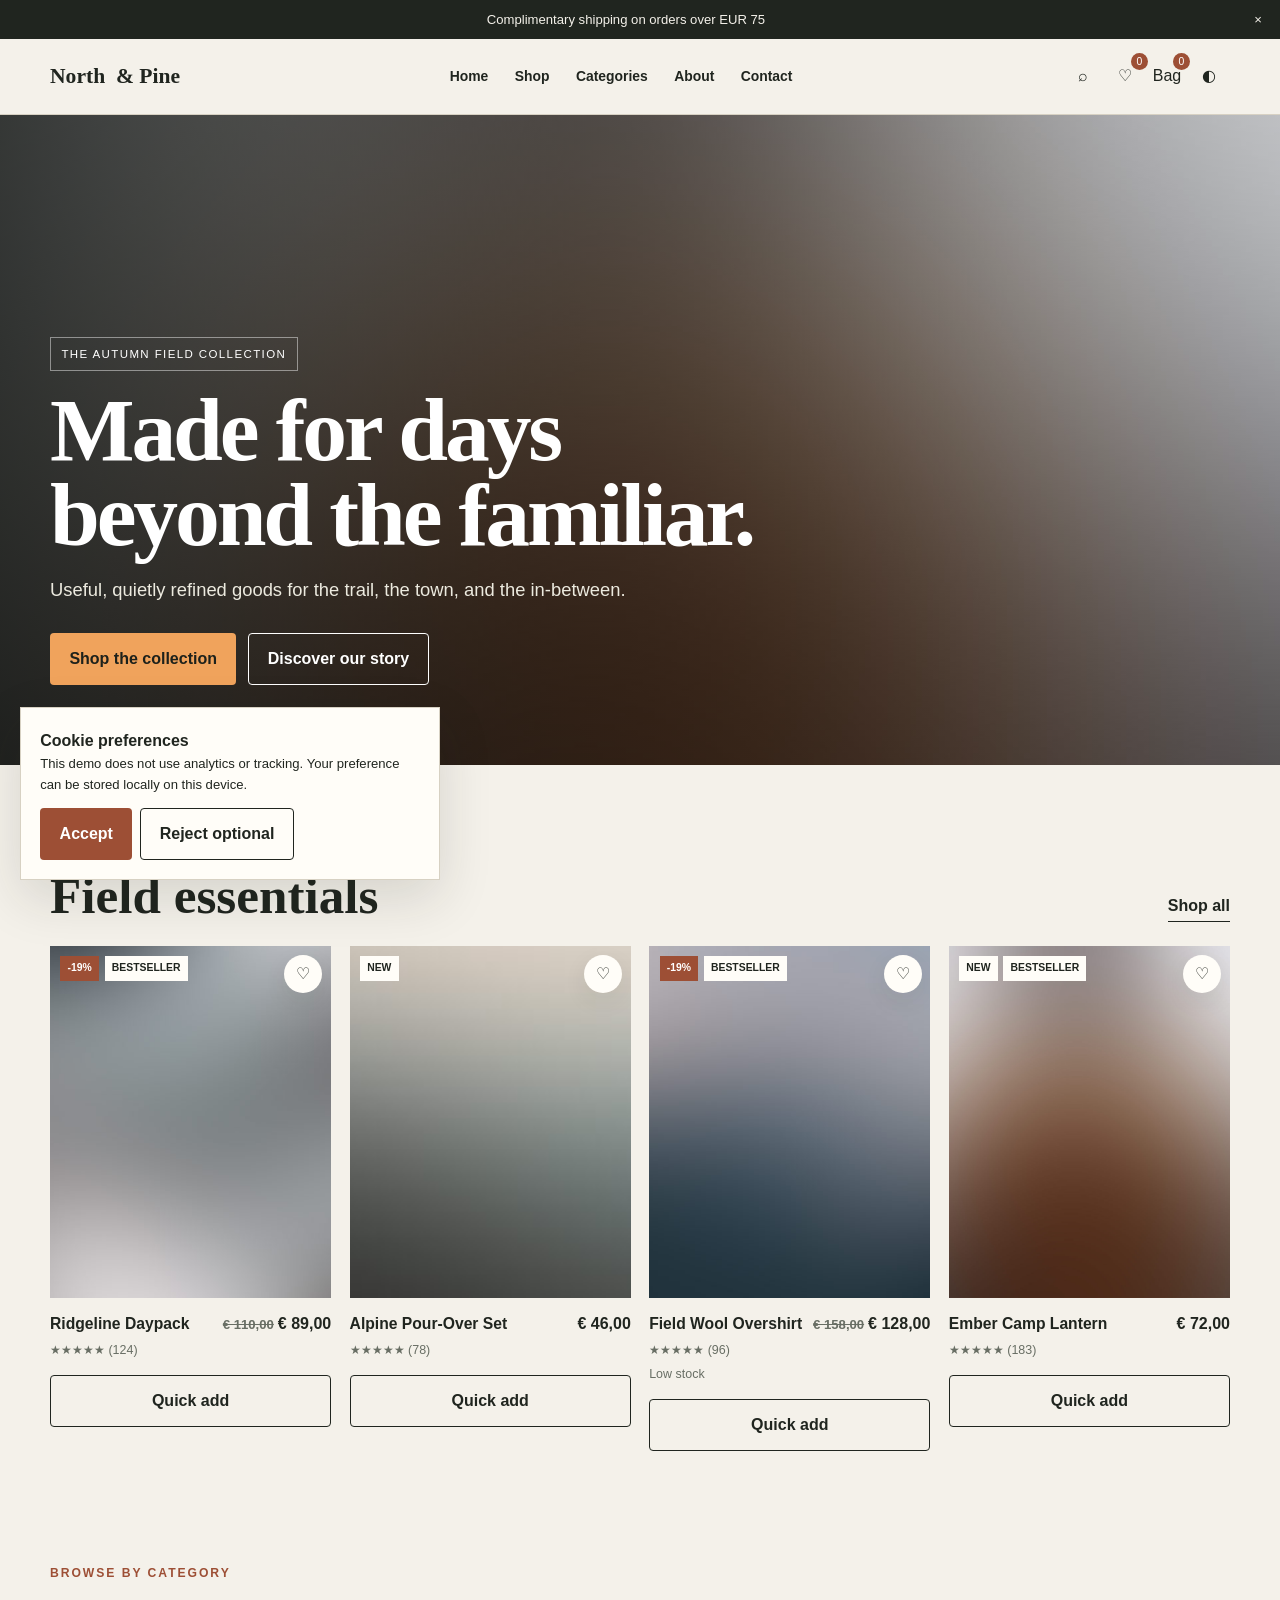
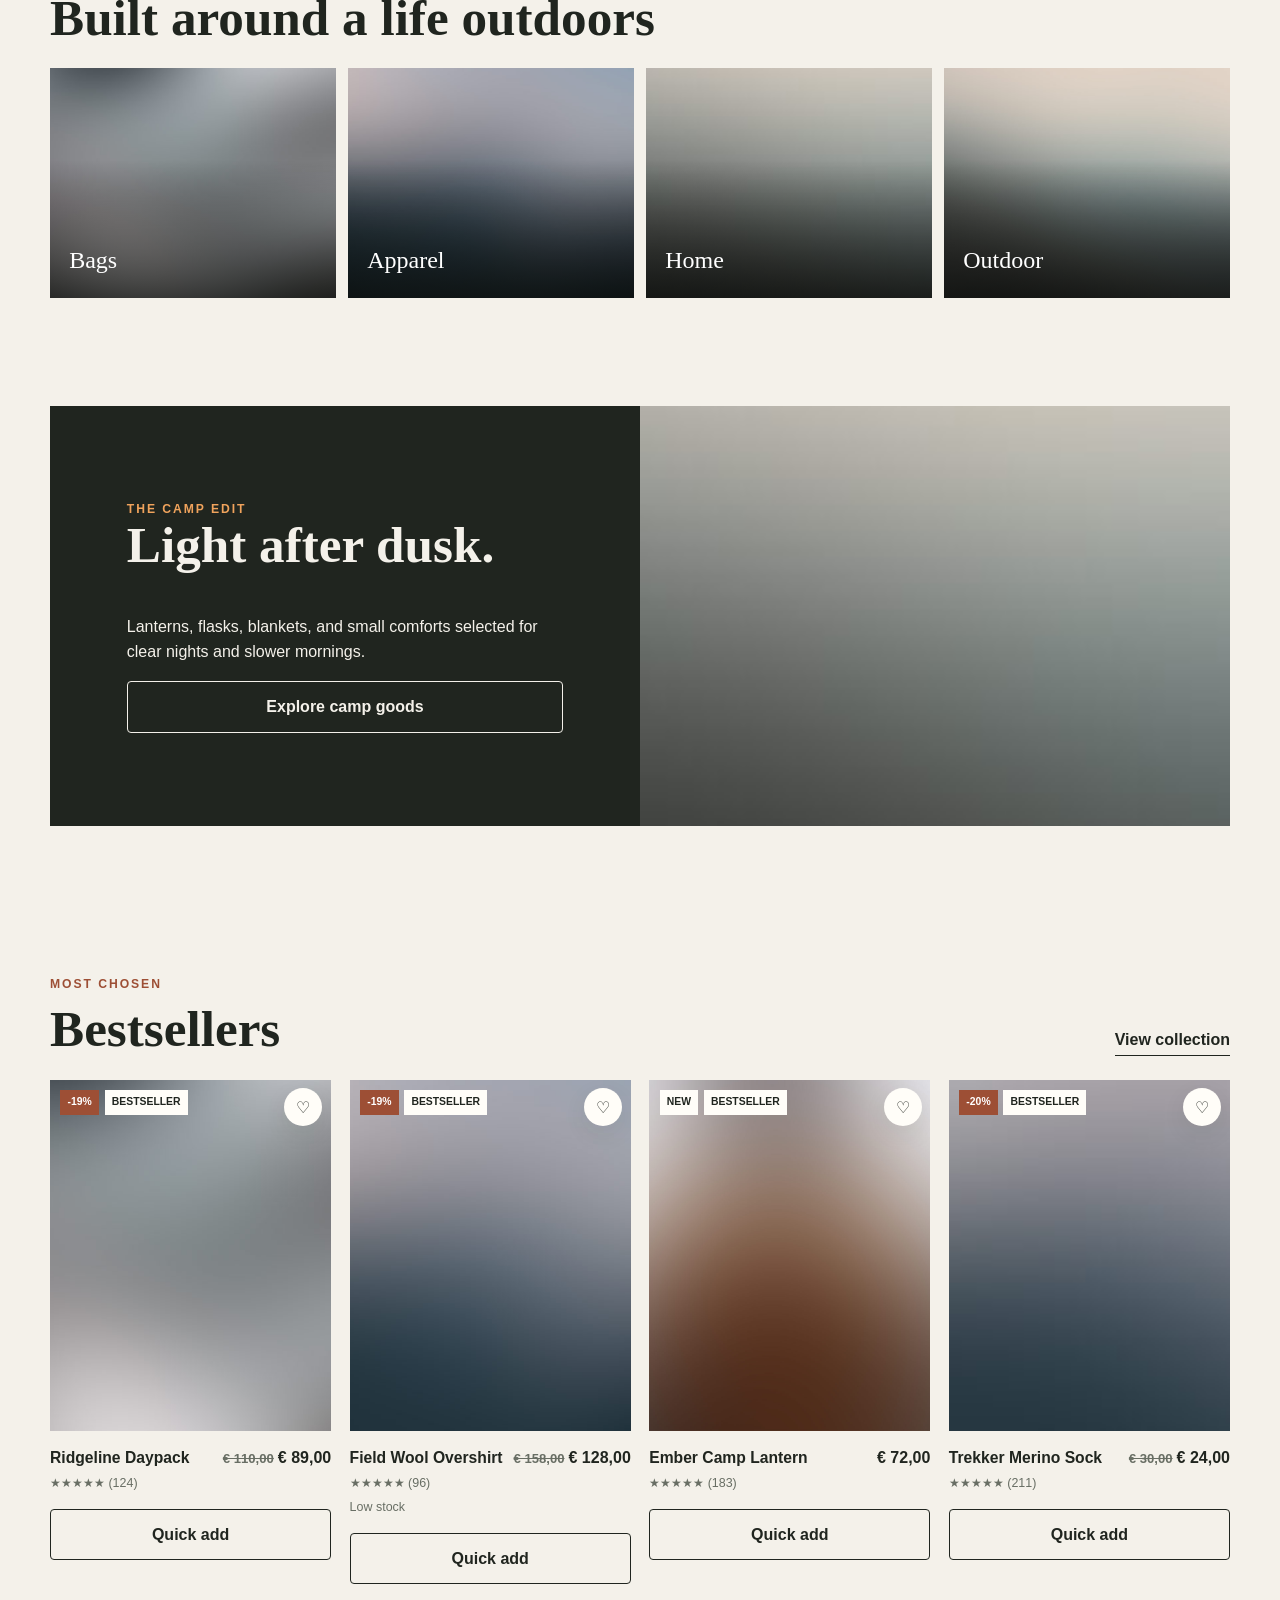
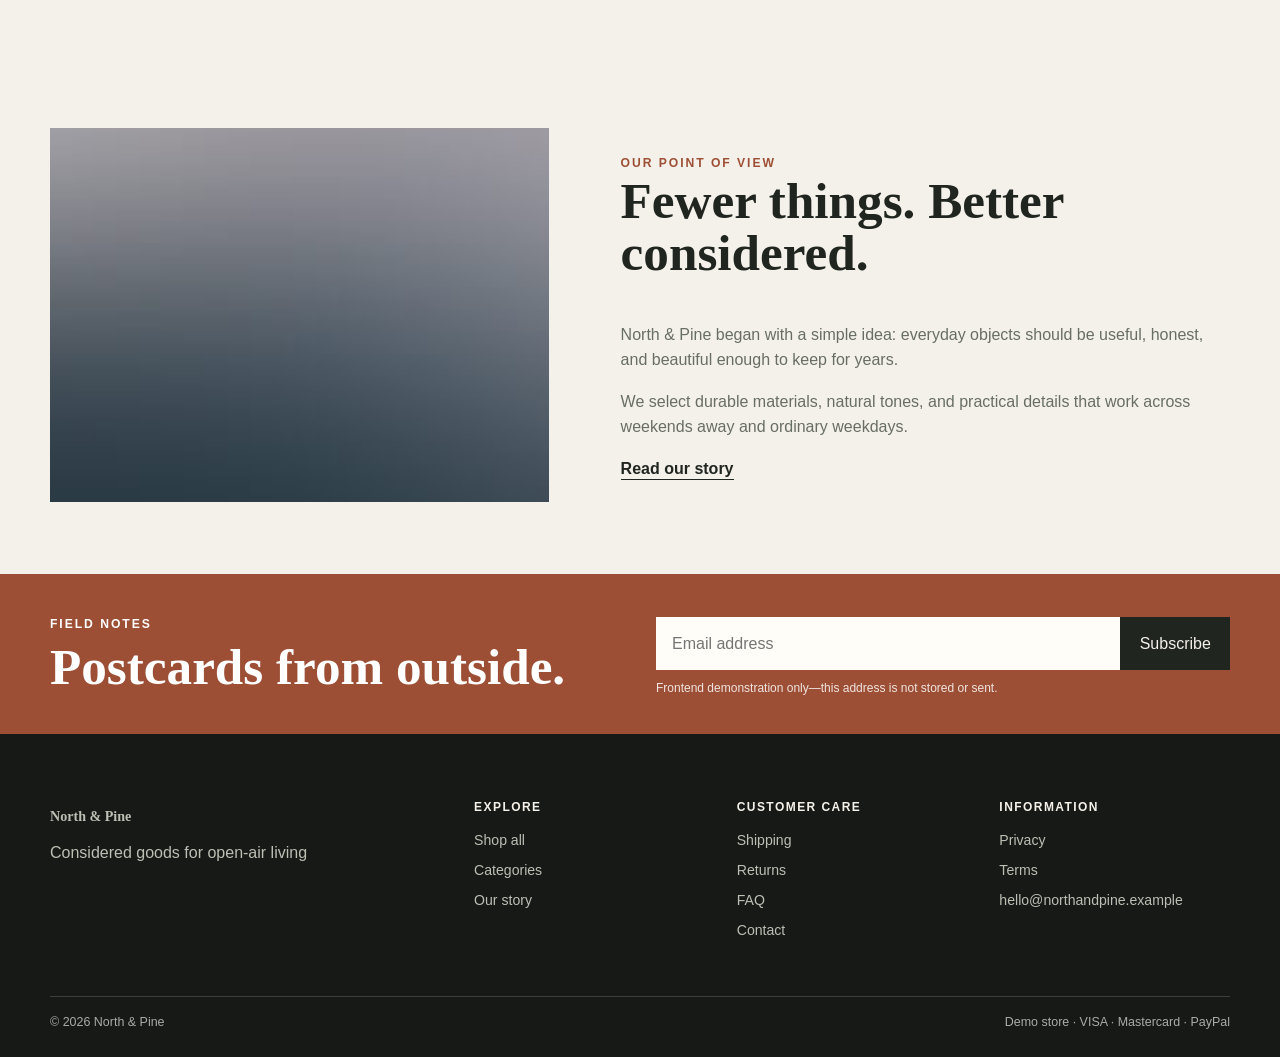
<file: index.html>
<!doctype html>
<html lang="en">
<head>
  <meta charset="utf-8"><meta name="viewport" content="width=device-width,initial-scale=1">
  <title>North & Pine — Considered goods for open-air living</title>
  <meta name="description" content="North & Pine offers considered apparel, bags, camp goods, drinkware, and home essentials.">
  <meta property="og:title" content="North & Pine"><meta property="og:description" content="Considered goods for open-air living."><meta property="og:type" content="website">
  <link rel="stylesheet" href="./css/style.css"><link rel="stylesheet" href="./css/components.css"><link rel="stylesheet" href="./css/responsive.css">
</head>
<body>
  <a class="skip-link" href="#main">Skip to content</a><div id="announcement" class="announcement"></div><header class="site-header" id="site-header"></header>
  <main id="main">
    <section class="hero"><div class="container hero-content"><span class="hero-badge">The Autumn Field Collection</span><h1 class="display">Made for days beyond the familiar.</h1><p class="lead">Useful, quietly refined goods for the trail, the town, and the in-between.</p><div class="hero-actions"><a class="btn btn-primary" href="./shop.html">Shop the collection</a><a class="btn btn-secondary" href="./about.html">Discover our story</a></div></div></section>
    <section class="section"><div class="container"><div class="section-heading"><div><span class="eyebrow">Curated for the season</span><h2>Field essentials</h2></div><a class="text-link" href="./shop.html">Shop all</a></div><div class="product-grid" id="featured-grid"></div></div></section>
    <section class="section-tight" id="categories"><div class="container"><div class="section-heading"><div><span class="eyebrow">Browse by category</span><h2>Built around a life outdoors</h2></div></div><div class="category-grid">
      <a class="category-card" href="./shop.html?category=Bags"><img src="./images/pic01.jpg" alt="Outdoor bag" loading="lazy"><span>Bags</span></a><a class="category-card" href="./shop.html?category=Apparel"><img src="./images/pic02.jpg" alt="Outdoor apparel" loading="lazy"><span>Apparel</span></a><a class="category-card" href="./shop.html?category=Home"><img src="./images/pic04.jpg" alt="Home goods" loading="lazy"><span>Home</span></a><a class="category-card" href="./shop.html?category=Outdoor"><img src="./images/pic03.jpg" alt="Outdoor equipment" loading="lazy"><span>Outdoor</span></a>
    </div></div></section>
    <section class="section"><div class="container promo"><div class="promo-copy"><span class="eyebrow" style="color:#f0a35c">The camp edit</span><h2>Light after dusk.</h2><p>Lanterns, flasks, blankets, and small comforts selected for clear nights and slower mornings.</p><a class="btn btn-secondary" href="./shop.html?category=Outdoor">Explore camp goods</a></div><div class="promo-image" role="img" aria-label="Outdoor camp goods"></div></div></section>
    <section class="section"><div class="container"><div class="section-heading"><div><span class="eyebrow">Most chosen</span><h2>Bestsellers</h2></div><a class="text-link" href="./shop.html">View collection</a></div><div class="product-grid" id="bestseller-grid"></div></div></section>
    <section class="section"><div class="container story-grid"><div class="story-image" role="img" aria-label="Quiet landscape"></div><div class="story-copy"><span class="eyebrow">Our point of view</span><h2>Fewer things. Better considered.</h2><p>North & Pine began with a simple idea: everyday objects should be useful, honest, and beautiful enough to keep for years.</p><p>We select durable materials, natural tones, and practical details that work across weekends away and ordinary weekdays.</p><a class="text-link" href="./about.html">Read our story</a></div></div></section>
    <section class="newsletter"><div class="container newsletter-inner section-tight"><div><span class="eyebrow" style="color:#fff">Field notes</span><h2>Postcards from outside.</h2></div><div><form data-newsletter><input type="email" name="email" placeholder="Email address" aria-label="Email address" required><button type="submit">Subscribe</button></form><p class="newsletter-note">Frontend demonstration only—this address is not stored or sent.</p></div></div></section>
  </main>
  <button class="icon-btn back-top" type="button" onclick="scrollTo({top:0,behavior:'smooth'})" aria-label="Back to top">↑</button>
  <div id="site-footer"></div><div id="shared-overlays"></div>
  <script src="./config.js"></script><script src="./products.js"></script><script src="./js/main.js"></script><script src="./js/store.js"></script>
</body>
</html>
</file>
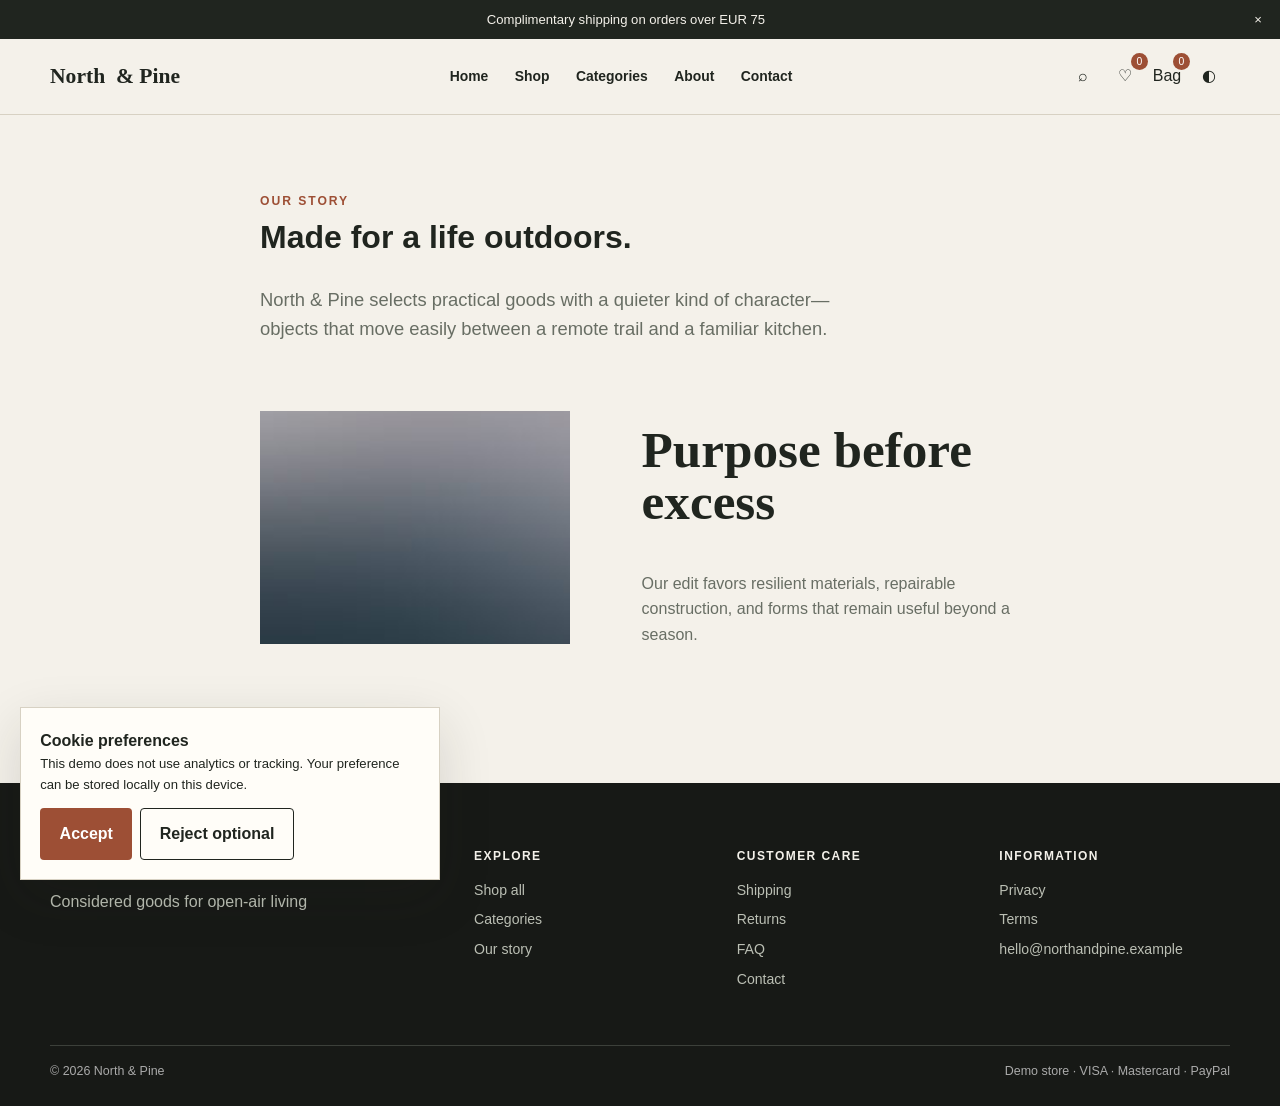
<file: about.html>
<!doctype html><html lang="en"><head><meta charset="utf-8"><meta name="viewport" content="width=device-width,initial-scale=1"><title>About — North & Pine</title><link rel="stylesheet" href="./css/style.css"><link rel="stylesheet" href="./css/components.css"><link rel="stylesheet" href="./css/responsive.css"></head><body><div id="announcement" class="announcement"></div><header class="site-header" id="site-header"></header><main class="section"><div class="container prose"><span class="eyebrow">Our story</span><h1>Made for a life outdoors.</h1><p class="lead">North & Pine selects practical goods with a quieter kind of character—objects that move easily between a remote trail and a familiar kitchen.</p><div class="story-grid" style="margin:3rem 0"><div class="story-image"></div><div><h2>Purpose before excess</h2><p>Our edit favors resilient materials, repairable construction, and forms that remain useful beyond a season.</p></div></div></div></main><div id="site-footer"></div><div id="shared-overlays"></div><script src="./config.js"></script><script src="./products.js"></script><script src="./js/main.js"></script><script src="./js/store.js"></script></body></html>
</file>
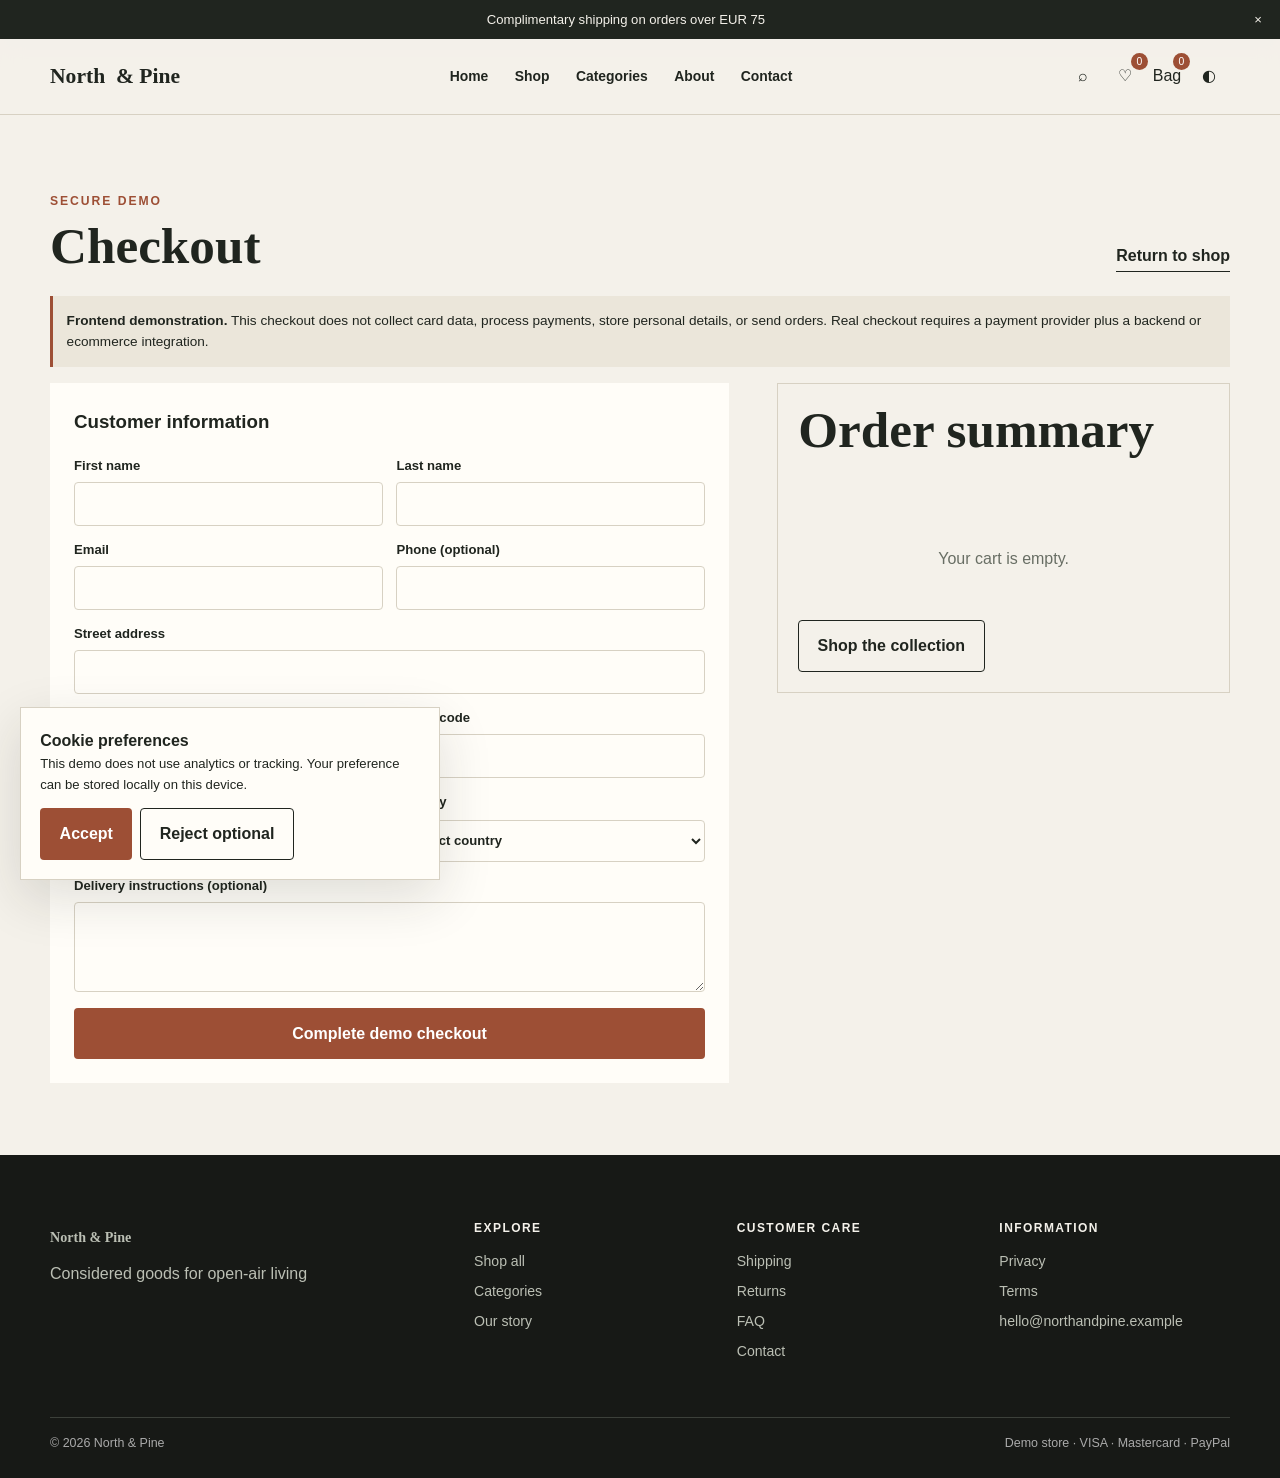
<file: checkout.html>
<!doctype html>
<html lang="en">
<head><meta charset="utf-8"><meta name="viewport" content="width=device-width,initial-scale=1"><title>Checkout — North & Pine</title><link rel="stylesheet" href="./css/style.css"><link rel="stylesheet" href="./css/components.css"><link rel="stylesheet" href="./css/responsive.css"></head>
<body><a class="skip-link" href="#main">Skip to content</a><div id="announcement" class="announcement"></div><header class="site-header" id="site-header"></header>
<main id="main" class="section"><div class="container"><div class="section-heading"><div><span class="eyebrow">Secure demo</span><h2>Checkout</h2></div><a class="text-link" href="./shop.html">Return to shop</a></div><div class="demo-notice"><strong>Frontend demonstration.</strong> This checkout does not collect card data, process payments, store personal details, or send orders. Real checkout requires a payment provider plus a backend or ecommerce integration.</div><div class="checkout-grid">
<form class="checkout-form" id="checkout-form"><h3>Customer information</h3><div class="form-grid">
<label>First name<input name="firstName" autocomplete="given-name" required></label><label>Last name<input name="lastName" autocomplete="family-name" required></label><label>Email<input type="email" name="email" autocomplete="email" required></label><label>Phone (optional)<input type="tel" name="phone" autocomplete="tel"></label>
<label class="full">Street address<input name="address" autocomplete="street-address" required></label><label>House number<input name="houseNumber" required></label><label>Postal code<input name="postalCode" autocomplete="postal-code" required></label><label>City<input name="city" autocomplete="address-level2" required></label><label>Country<select name="country" autocomplete="country-name" required><option value="">Select country</option><option>Netherlands</option><option>Belgium</option><option>Germany</option><option>France</option><option>United Kingdom</option></select></label><label class="full">Delivery instructions (optional)<textarea name="instructions"></textarea></label></div><button class="btn btn-primary" type="submit" style="width:100%;margin-top:1rem">Complete demo checkout</button><p id="checkout-confirmation" class="demo-notice" role="status" hidden></p></form>
<aside class="checkout-summary" id="checkout-summary"></aside></div></div></main>
<div id="site-footer"></div><div id="shared-overlays"></div><script src="./config.js"></script><script src="./products.js"></script><script src="./js/main.js"></script><script src="./js/store.js"></script></body></html>
</file>
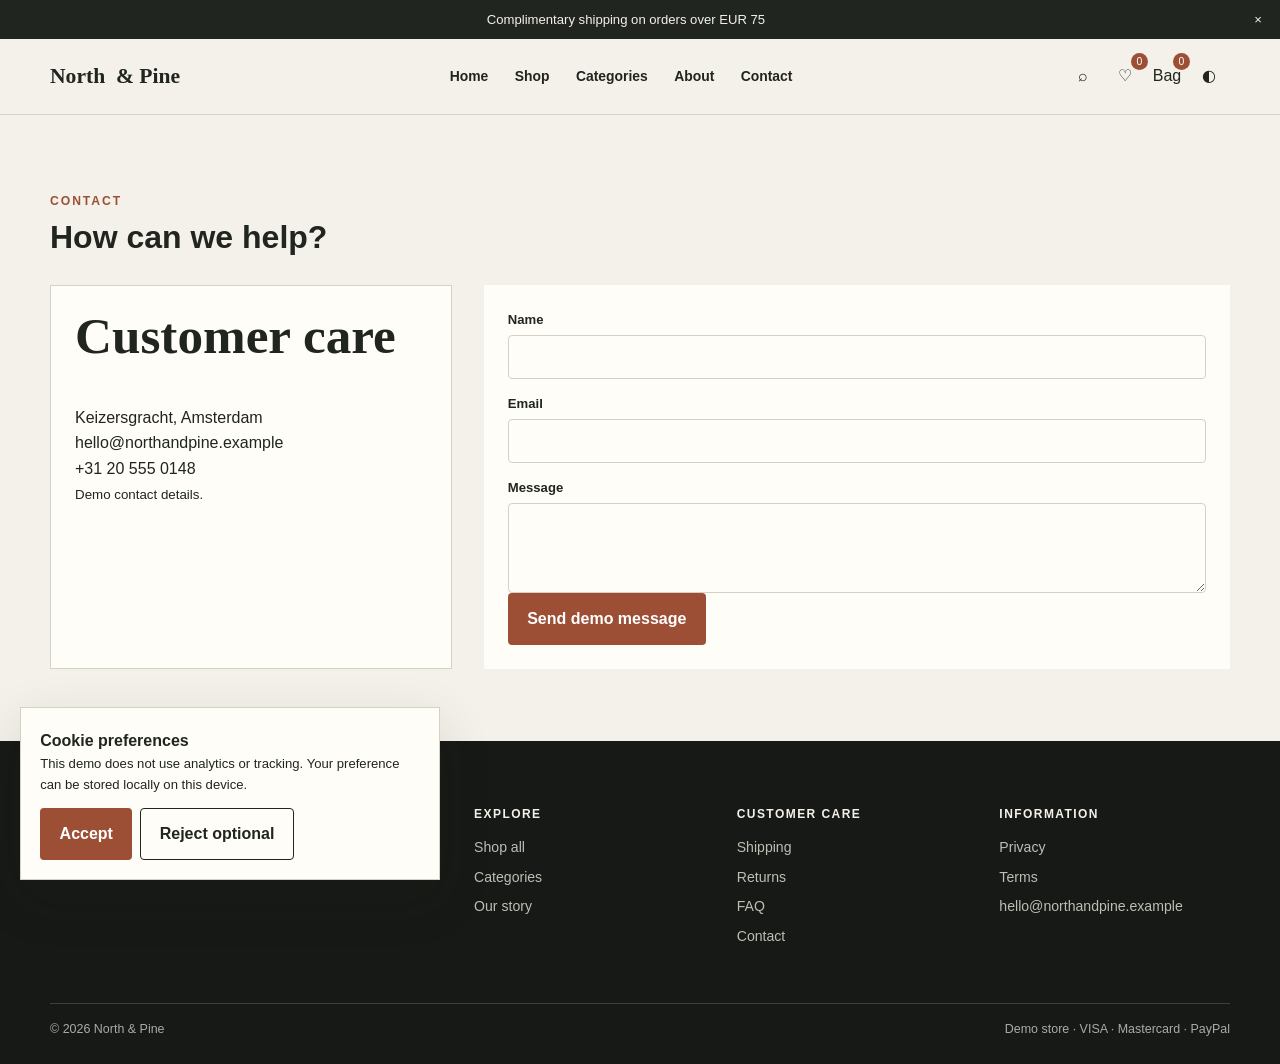
<file: contact.html>
<!doctype html><html lang="en"><head><meta charset="utf-8"><meta name="viewport" content="width=device-width,initial-scale=1"><title>Contact — North & Pine</title><link rel="stylesheet" href="./css/style.css"><link rel="stylesheet" href="./css/components.css"><link rel="stylesheet" href="./css/responsive.css"></head><body><div id="announcement" class="announcement"></div><header class="site-header" id="site-header"></header><main class="section"><div class="container"><span class="eyebrow">Contact</span><h1>How can we help?</h1><div class="contact-grid"><div class="legal-box"><h2>Customer care</h2><p id="contact-details"></p></div><form class="checkout-form" data-newsletter><div class="form-grid"><label class="full">Name<input required></label><label class="full">Email<input type="email" required></label><label class="full">Message<textarea required></textarea></label></div><button class="btn btn-primary" type="submit">Send demo message</button></form></div></div></main><div id="site-footer"></div><div id="shared-overlays"></div><script src="./config.js"></script><script src="./products.js"></script><script src="./js/main.js"></script><script src="./js/store.js"></script><script>window.addEventListener("load",()=>{const c=window.STORE_CONFIG.contact;document.querySelector("#contact-details").innerHTML=`${c.address}<br><a href="mailto:${c.email}">${c.email}</a><br>${c.phone}<br><small>Demo contact details.</small>`})</script></body></html>
</file>
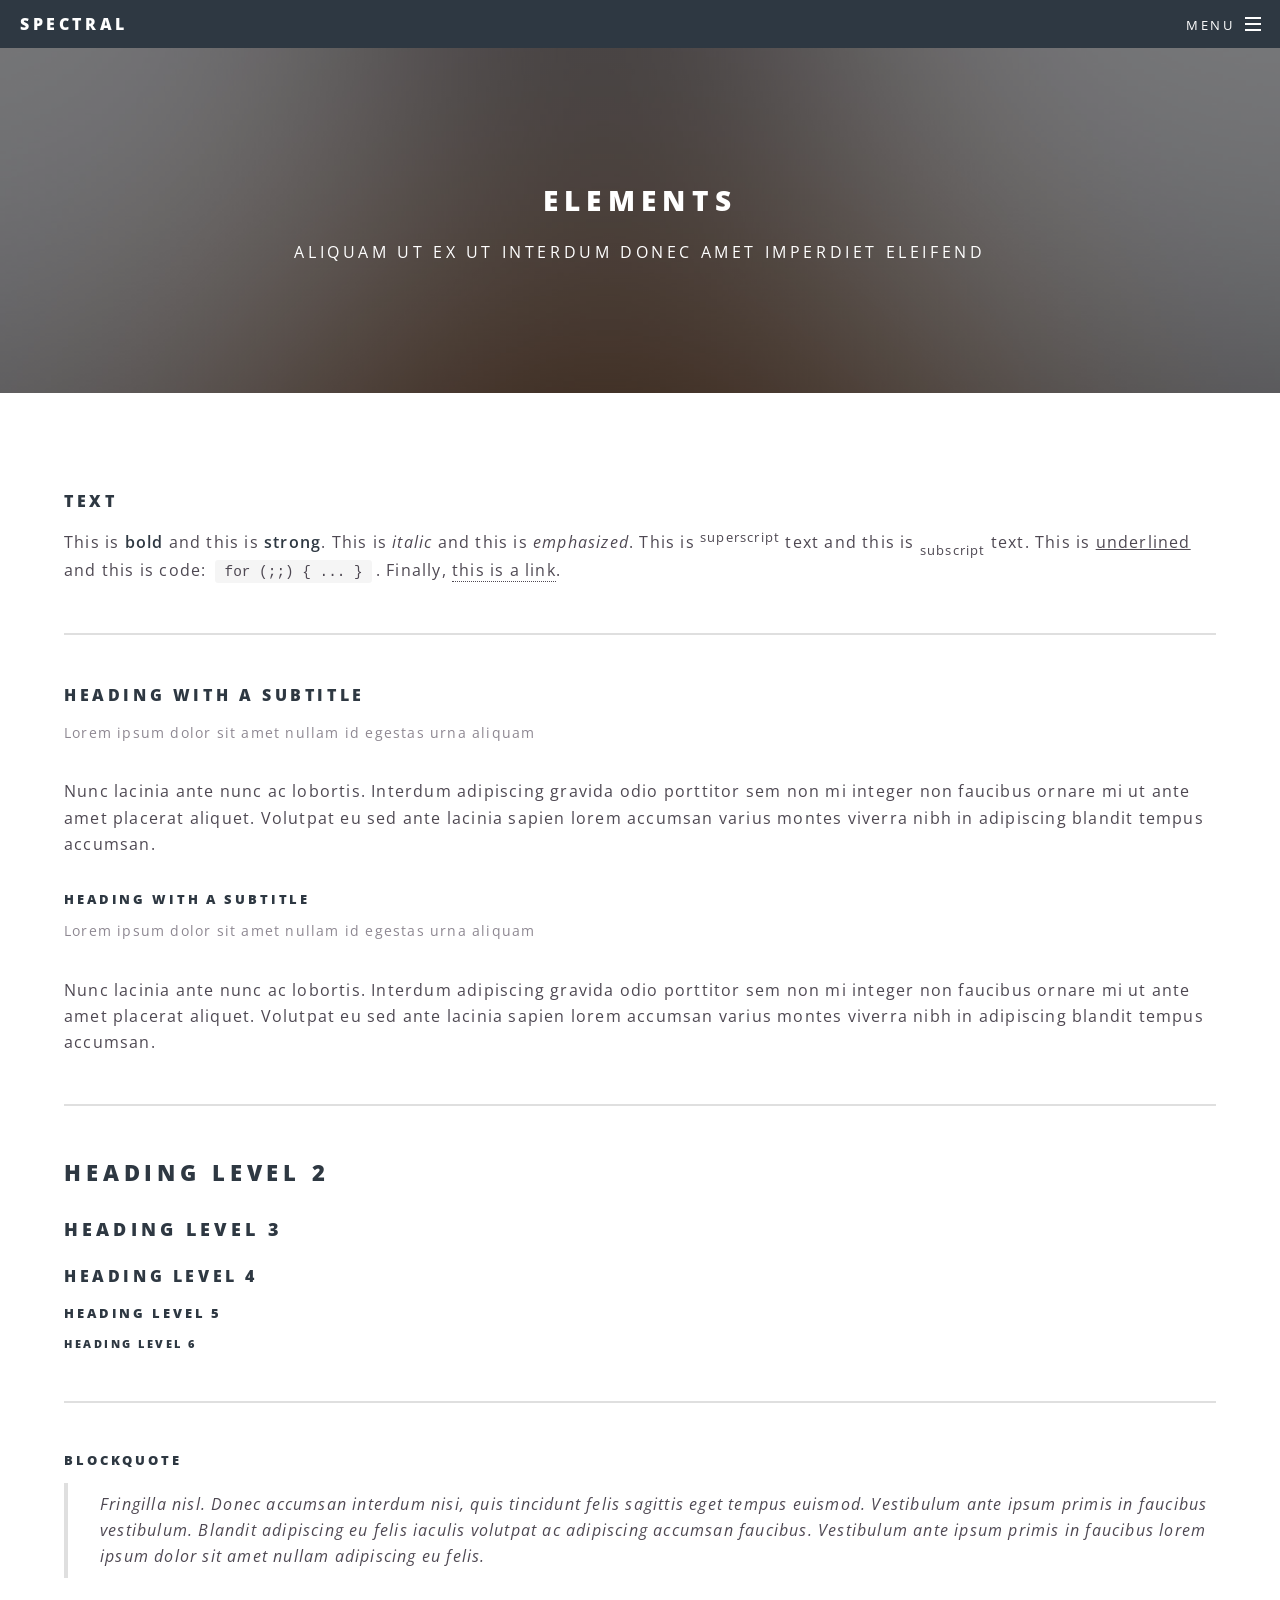
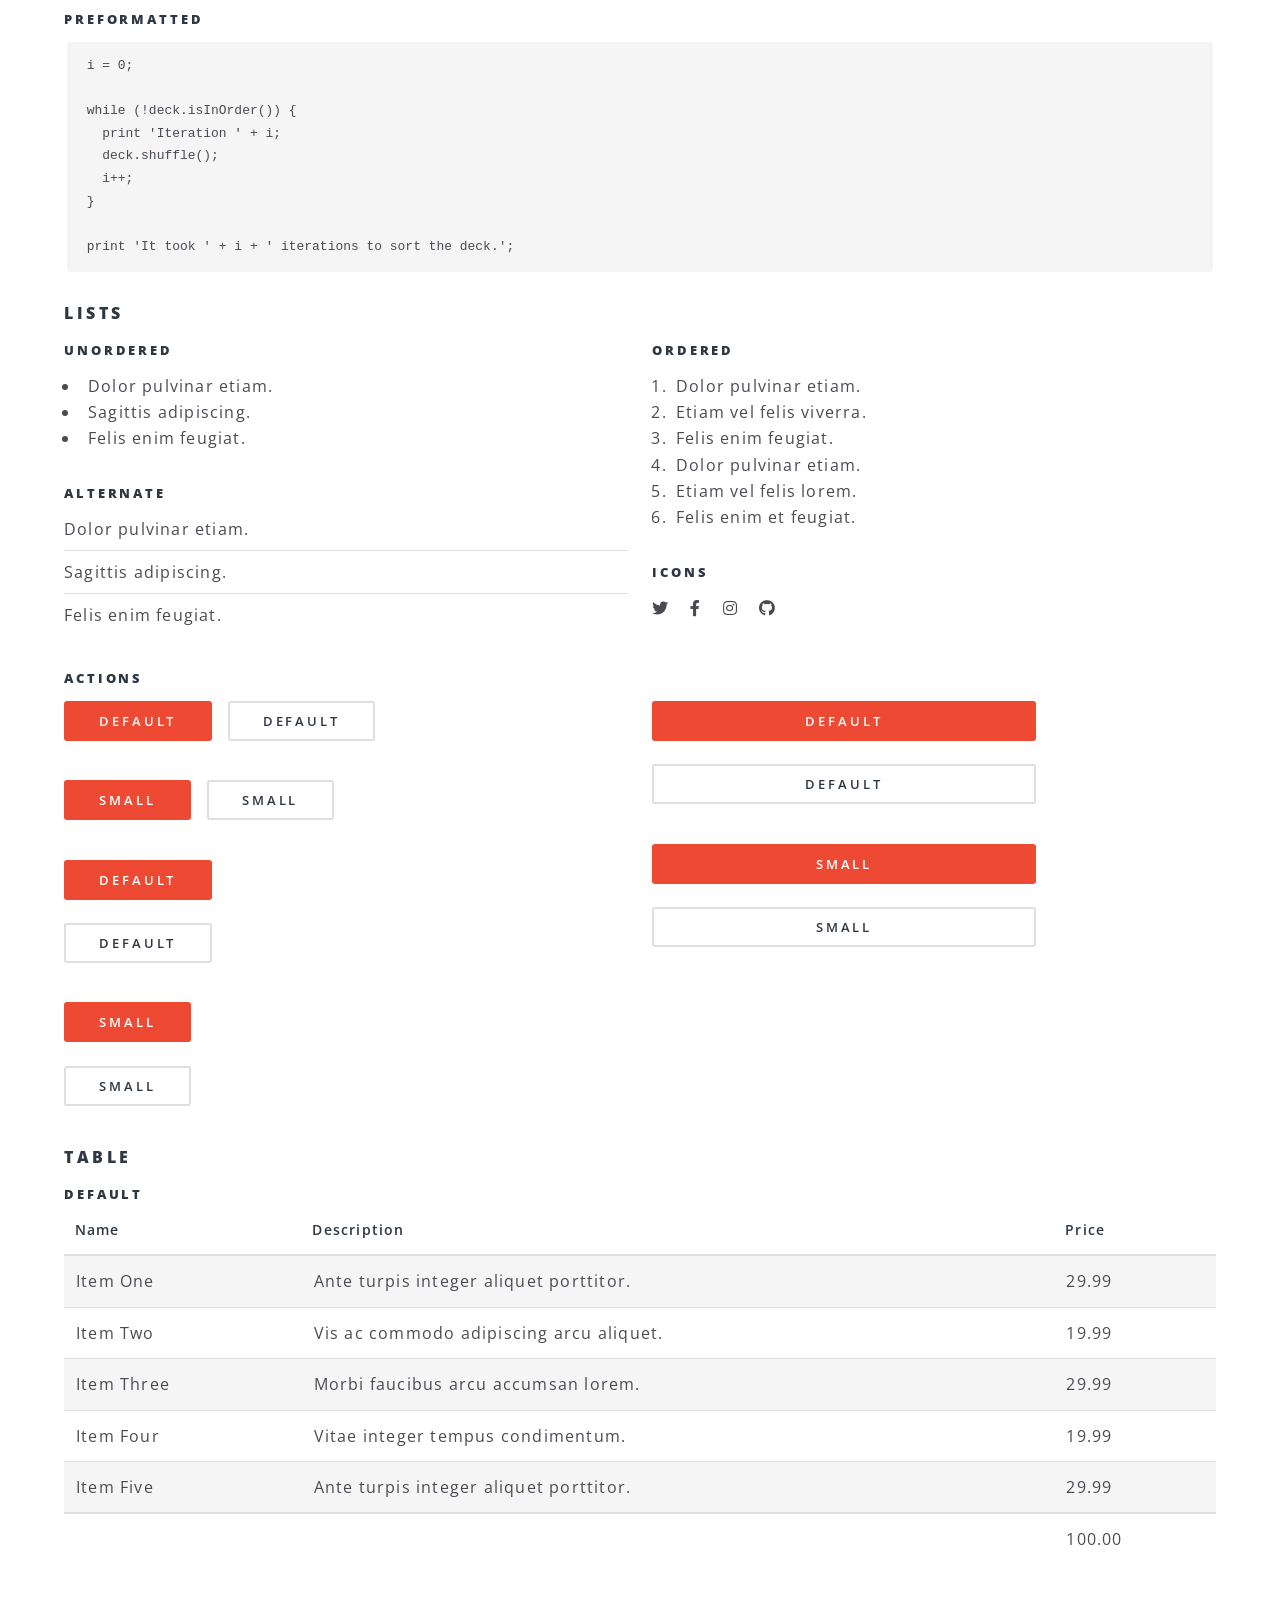
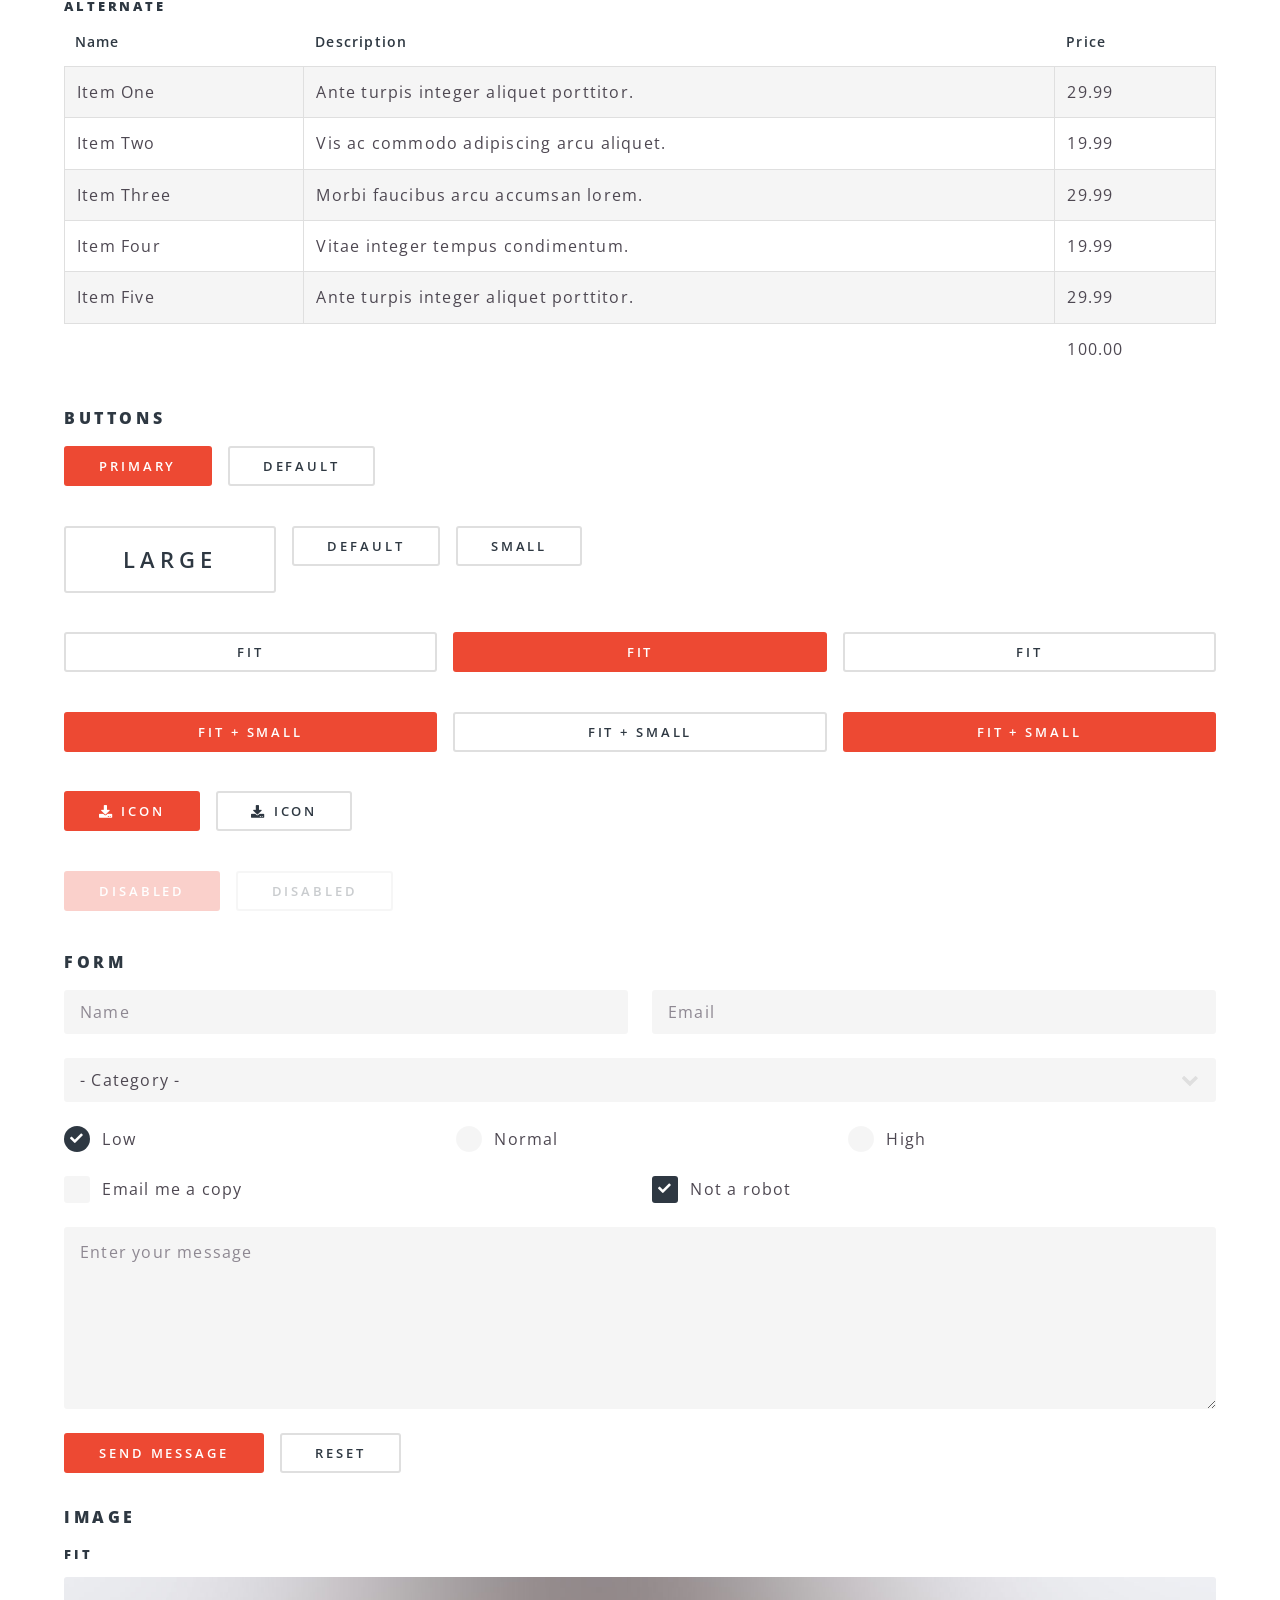
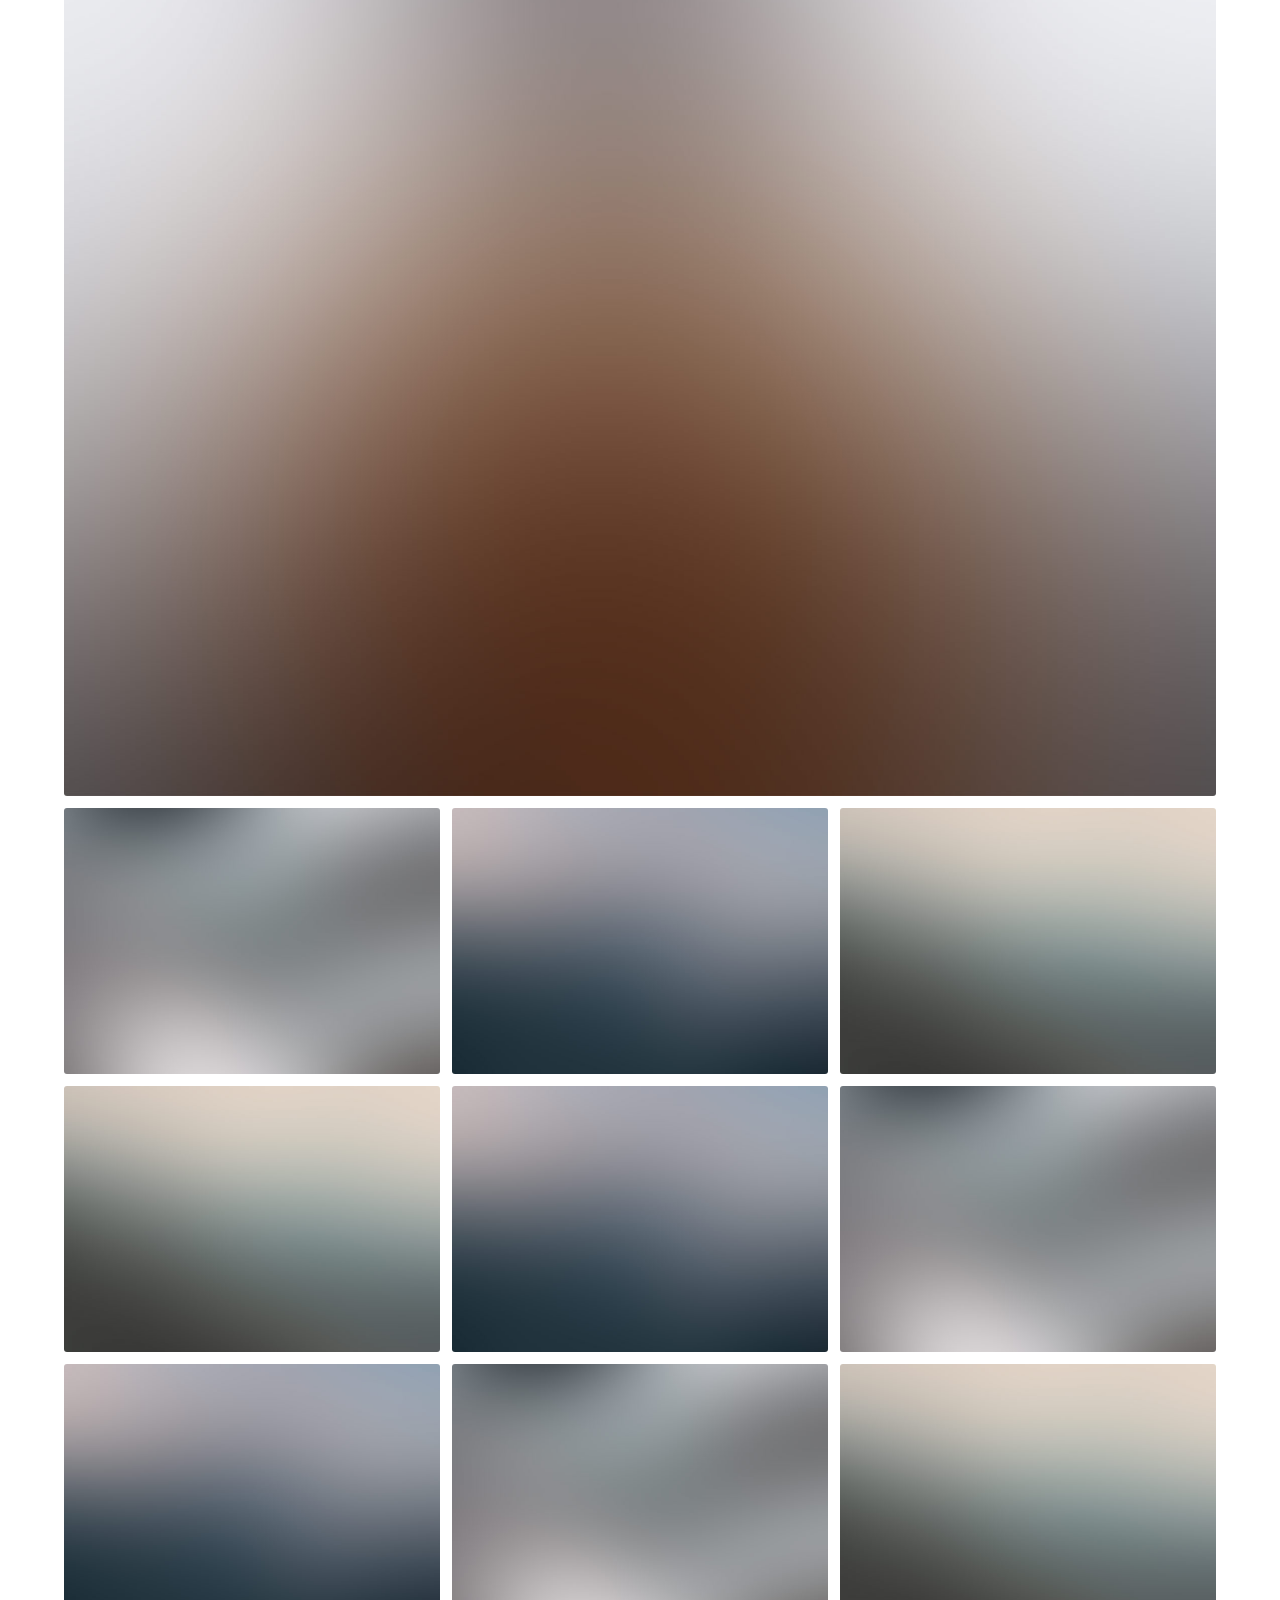
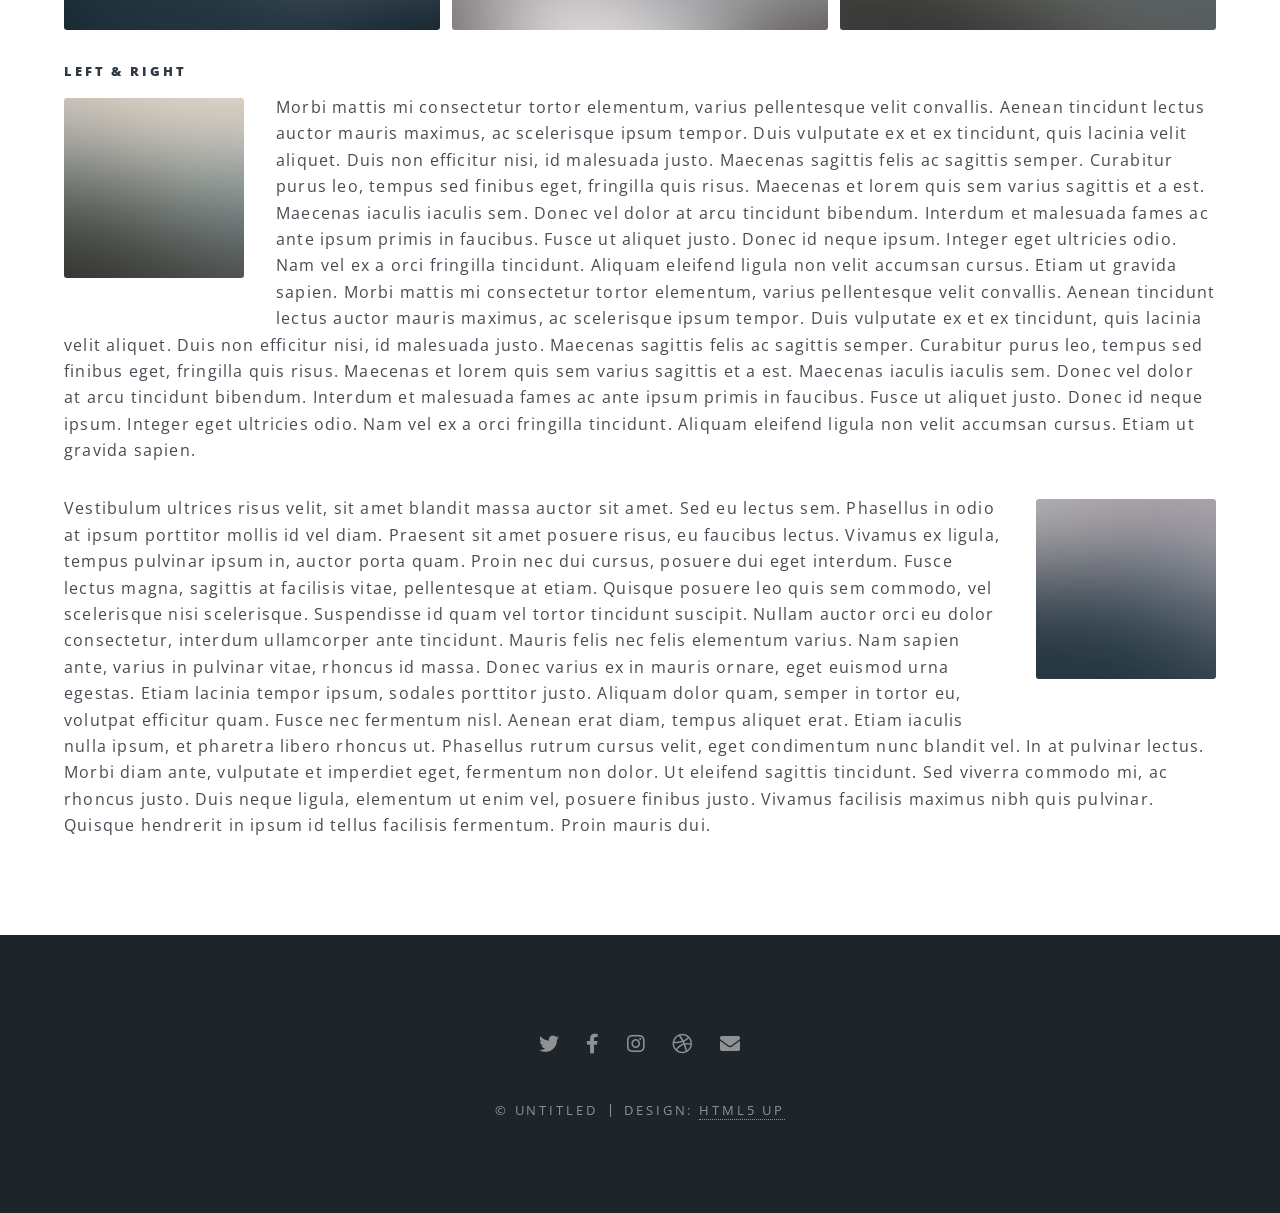
<file: elements.html>
<!DOCTYPE HTML>
<!--
	Spectral by HTML5 UP
	html5up.net | @ajlkn
	Free for personal and commercial use under the CCA 3.0 license (html5up.net/license)
-->
<html>
	<head>
		<title>Elements - Spectral by HTML5 UP</title>
		<meta charset="utf-8" />
		<meta name="viewport" content="width=device-width, initial-scale=1, user-scalable=no" />
		<link rel="stylesheet" href="assets/css/main.css" />
		<noscript><link rel="stylesheet" href="assets/css/noscript.css" /></noscript>
	</head>
	<body class="is-preload">

		<!-- Page Wrapper -->
			<div id="page-wrapper">

				<!-- Header -->
					<header id="header">
						<h1><a href="index.html">Spectral</a></h1>
						<nav id="nav">
							<ul>
								<li class="special">
									<a href="#menu" class="menuToggle"><span>Menu</span></a>
									<div id="menu">
										<ul>
											<li><a href="index.html">Home</a></li>
											<li><a href="generic.html">Generic</a></li>
											<li><a href="elements.html">Elements</a></li>
											<li><a href="#">Sign Up</a></li>
											<li><a href="#">Log In</a></li>
										</ul>
									</div>
								</li>
							</ul>
						</nav>
					</header>

				<!-- Main -->
					<article id="main">
						<header>
							<h2>Elements</h2>
							<p>Aliquam ut ex ut interdum donec amet imperdiet eleifend</p>
						</header>
						<section class="wrapper style5">
							<div class="inner">

								<section>
									<h4>Text</h4>
									<p>This is <b>bold</b> and this is <strong>strong</strong>. This is <i>italic</i> and this is <em>emphasized</em>.
									This is <sup>superscript</sup> text and this is <sub>subscript</sub> text.
									This is <u>underlined</u> and this is code: <code>for (;;) { ... }</code>. Finally, <a href="#">this is a link</a>.</p>
									<hr />
									<header>
										<h4>Heading with a Subtitle</h4>
										<p>Lorem ipsum dolor sit amet nullam id egestas urna aliquam</p>
									</header>
									<p>Nunc lacinia ante nunc ac lobortis. Interdum adipiscing gravida odio porttitor sem non mi integer non faucibus ornare mi ut ante amet placerat aliquet. Volutpat eu sed ante lacinia sapien lorem accumsan varius montes viverra nibh in adipiscing blandit tempus accumsan.</p>
									<header>
										<h5>Heading with a Subtitle</h5>
										<p>Lorem ipsum dolor sit amet nullam id egestas urna aliquam</p>
									</header>
									<p>Nunc lacinia ante nunc ac lobortis. Interdum adipiscing gravida odio porttitor sem non mi integer non faucibus ornare mi ut ante amet placerat aliquet. Volutpat eu sed ante lacinia sapien lorem accumsan varius montes viverra nibh in adipiscing blandit tempus accumsan.</p>
									<hr />
									<h2>Heading Level 2</h2>
									<h3>Heading Level 3</h3>
									<h4>Heading Level 4</h4>
									<h5>Heading Level 5</h5>
									<h6>Heading Level 6</h6>
									<hr />
									<h5>Blockquote</h5>
									<blockquote>Fringilla nisl. Donec accumsan interdum nisi, quis tincidunt felis sagittis eget tempus euismod. Vestibulum ante ipsum primis in faucibus vestibulum. Blandit adipiscing eu felis iaculis volutpat ac adipiscing accumsan faucibus. Vestibulum ante ipsum primis in faucibus lorem ipsum dolor sit amet nullam adipiscing eu felis.</blockquote>
									<h5>Preformatted</h5>
									<pre><code>i = 0;

while (!deck.isInOrder()) {
  print 'Iteration ' + i;
  deck.shuffle();
  i++;
}

print 'It took ' + i + ' iterations to sort the deck.';</code></pre>
								</section>

								<section>
									<h4>Lists</h4>
									<div class="row">
										<div class="col-6 col-12-medium">
											<h5>Unordered</h5>
											<ul>
												<li>Dolor pulvinar etiam.</li>
												<li>Sagittis adipiscing.</li>
												<li>Felis enim feugiat.</li>
											</ul>
											<h5>Alternate</h5>
											<ul class="alt">
												<li>Dolor pulvinar etiam.</li>
												<li>Sagittis adipiscing.</li>
												<li>Felis enim feugiat.</li>
											</ul>
										</div>
										<div class="col-6 col-12-medium">
											<h5>Ordered</h5>
											<ol>
												<li>Dolor pulvinar etiam.</li>
												<li>Etiam vel felis viverra.</li>
												<li>Felis enim feugiat.</li>
												<li>Dolor pulvinar etiam.</li>
												<li>Etiam vel felis lorem.</li>
												<li>Felis enim et feugiat.</li>
											</ol>
											<h5>Icons</h5>
											<ul class="icons">
												<li><a href="#" class="icon brands fa-twitter"><span class="label">Twitter</span></a></li>
												<li><a href="#" class="icon brands fa-facebook-f"><span class="label">Facebook</span></a></li>
												<li><a href="#" class="icon brands fa-instagram"><span class="label">Instagram</span></a></li>
												<li><a href="#" class="icon brands fa-github"><span class="label">Github</span></a></li>
											</ul>
										</div>
									</div>
									<h5>Actions</h5>
									<div class="row">
										<div class="col-6 col-12-medium">
											<ul class="actions">
												<li><a href="#" class="button primary">Default</a></li>
												<li><a href="#" class="button">Default</a></li>
											</ul>
											<ul class="actions small">
												<li><a href="#" class="button primary small">Small</a></li>
												<li><a href="#" class="button small">Small</a></li>
											</ul>
											<ul class="actions stacked">
												<li><a href="#" class="button primary">Default</a></li>
												<li><a href="#" class="button">Default</a></li>
											</ul>
											<ul class="actions stacked">
												<li><a href="#" class="button primary small">Small</a></li>
												<li><a href="#" class="button small">Small</a></li>
											</ul>
										</div>
										<div class="col-6 col-12-medium">
											<ul class="actions stacked">
												<li><a href="#" class="button primary fit">Default</a></li>
												<li><a href="#" class="button fit">Default</a></li>
											</ul>
											<ul class="actions stacked">
												<li><a href="#" class="button primary small fit">Small</a></li>
												<li><a href="#" class="button small fit">Small</a></li>
											</ul>
										</div>
									</div>
								</section>

								<section>
									<h4>Table</h4>
									<h5>Default</h5>
									<div class="table-wrapper">
										<table>
											<thead>
												<tr>
													<th>Name</th>
													<th>Description</th>
													<th>Price</th>
												</tr>
											</thead>
											<tbody>
												<tr>
													<td>Item One</td>
													<td>Ante turpis integer aliquet porttitor.</td>
													<td>29.99</td>
												</tr>
												<tr>
													<td>Item Two</td>
													<td>Vis ac commodo adipiscing arcu aliquet.</td>
													<td>19.99</td>
												</tr>
												<tr>
													<td>Item Three</td>
													<td> Morbi faucibus arcu accumsan lorem.</td>
													<td>29.99</td>
												</tr>
												<tr>
													<td>Item Four</td>
													<td>Vitae integer tempus condimentum.</td>
													<td>19.99</td>
												</tr>
												<tr>
													<td>Item Five</td>
													<td>Ante turpis integer aliquet porttitor.</td>
													<td>29.99</td>
												</tr>
											</tbody>
											<tfoot>
												<tr>
													<td colspan="2"></td>
													<td>100.00</td>
												</tr>
											</tfoot>
										</table>
									</div>

									<h5>Alternate</h5>
									<div class="table-wrapper">
										<table class="alt">
											<thead>
												<tr>
													<th>Name</th>
													<th>Description</th>
													<th>Price</th>
												</tr>
											</thead>
											<tbody>
												<tr>
													<td>Item One</td>
													<td>Ante turpis integer aliquet porttitor.</td>
													<td>29.99</td>
												</tr>
												<tr>
													<td>Item Two</td>
													<td>Vis ac commodo adipiscing arcu aliquet.</td>
													<td>19.99</td>
												</tr>
												<tr>
													<td>Item Three</td>
													<td> Morbi faucibus arcu accumsan lorem.</td>
													<td>29.99</td>
												</tr>
												<tr>
													<td>Item Four</td>
													<td>Vitae integer tempus condimentum.</td>
													<td>19.99</td>
												</tr>
												<tr>
													<td>Item Five</td>
													<td>Ante turpis integer aliquet porttitor.</td>
													<td>29.99</td>
												</tr>
											</tbody>
											<tfoot>
												<tr>
													<td colspan="2"></td>
													<td>100.00</td>
												</tr>
											</tfoot>
										</table>
									</div>
								</section>

								<section>
									<h4>Buttons</h4>
									<ul class="actions">
										<li><a href="#" class="button primary">Primary</a></li>
										<li><a href="#" class="button">Default</a></li>
									</ul>
									<ul class="actions">
										<li><a href="#" class="button large">Large</a></li>
										<li><a href="#" class="button">Default</a></li>
										<li><a href="#" class="button small">Small</a></li>
									</ul>
									<ul class="actions fit">
										<li><a href="#" class="button fit">Fit</a></li>
										<li><a href="#" class="button primary fit">Fit</a></li>
										<li><a href="#" class="button fit">Fit</a></li>
									</ul>
									<ul class="actions fit small">
										<li><a href="#" class="button primary fit small">Fit + Small</a></li>
										<li><a href="#" class="button fit small">Fit + Small</a></li>
										<li><a href="#" class="button primary fit small">Fit + Small</a></li>
									</ul>
									<ul class="actions">
										<li><a href="#" class="button primary icon solid fa-download">Icon</a></li>
										<li><a href="#" class="button icon solid fa-download">Icon</a></li>
									</ul>
									<ul class="actions">
										<li><span class="button primary disabled">Disabled</span></li>
										<li><span class="button disabled">Disabled</span></li>
									</ul>
								</section>

								<section>
									<h4>Form</h4>
									<form method="post" action="#">
										<div class="row gtr-uniform">
											<div class="col-6 col-12-xsmall">
												<input type="text" name="demo-name" id="demo-name" value="" placeholder="Name" />
											</div>
											<div class="col-6 col-12-xsmall">
												<input type="email" name="demo-email" id="demo-email" value="" placeholder="Email" />
											</div>
											<div class="col-12">
												<select name="demo-category" id="demo-category">
													<option value="">- Category -</option>
													<option value="1">Manufacturing</option>
													<option value="1">Shipping</option>
													<option value="1">Administration</option>
													<option value="1">Human Resources</option>
												</select>
											</div>
											<div class="col-4 col-12-small">
												<input type="radio" id="demo-priority-low" name="demo-priority" checked>
												<label for="demo-priority-low">Low</label>
											</div>
											<div class="col-4 col-12-small">
												<input type="radio" id="demo-priority-normal" name="demo-priority">
												<label for="demo-priority-normal">Normal</label>
											</div>
											<div class="col-4 col-12-small">
												<input type="radio" id="demo-priority-high" name="demo-priority">
												<label for="demo-priority-high">High</label>
											</div>
											<div class="col-6 col-12-small">
												<input type="checkbox" id="demo-copy" name="demo-copy">
												<label for="demo-copy">Email me a copy</label>
											</div>
											<div class="col-6 col-12-small">
												<input type="checkbox" id="demo-human" name="demo-human" checked>
												<label for="demo-human">Not a robot</label>
											</div>
											<div class="col-12">
												<textarea name="demo-message" id="demo-message" placeholder="Enter your message" rows="6"></textarea>
											</div>
											<div class="col-12">
												<ul class="actions">
													<li><input type="submit" value="Send Message" class="primary" /></li>
													<li><input type="reset" value="Reset" /></li>
												</ul>
											</div>
										</div>
									</form>
								</section>

								<section>
									<h4>Image</h4>
									<h5>Fit</h5>
									<div class="box alt">
										<div class="row gtr-50 gtr-uniform">
											<div class="col-12"><span class="image fit"><img src="images/banner.jpg" alt="" /></span></div>
											<div class="col-4"><span class="image fit"><img src="images/pic01.jpg" alt="" /></span></div>
											<div class="col-4"><span class="image fit"><img src="images/pic02.jpg" alt="" /></span></div>
											<div class="col-4"><span class="image fit"><img src="images/pic03.jpg" alt="" /></span></div>
											<div class="col-4"><span class="image fit"><img src="images/pic03.jpg" alt="" /></span></div>
											<div class="col-4"><span class="image fit"><img src="images/pic02.jpg" alt="" /></span></div>
											<div class="col-4"><span class="image fit"><img src="images/pic01.jpg" alt="" /></span></div>
											<div class="col-4"><span class="image fit"><img src="images/pic02.jpg" alt="" /></span></div>
											<div class="col-4"><span class="image fit"><img src="images/pic01.jpg" alt="" /></span></div>
											<div class="col-4"><span class="image fit"><img src="images/pic03.jpg" alt="" /></span></div>
										</div>
									</div>
									<h5>Left &amp; Right</h5>
									<p><span class="image left"><img src="images/pic04.jpg" alt="" /></span>Morbi mattis mi consectetur tortor elementum, varius pellentesque velit convallis. Aenean tincidunt lectus auctor mauris maximus, ac scelerisque ipsum tempor. Duis vulputate ex et ex tincidunt, quis lacinia velit aliquet. Duis non efficitur nisi, id malesuada justo. Maecenas sagittis felis ac sagittis semper. Curabitur purus leo, tempus sed finibus eget, fringilla quis risus. Maecenas et lorem quis sem varius sagittis et a est. Maecenas iaculis iaculis sem. Donec vel dolor at arcu tincidunt bibendum. Interdum et malesuada fames ac ante ipsum primis in faucibus. Fusce ut aliquet justo. Donec id neque ipsum. Integer eget ultricies odio. Nam vel ex a orci fringilla tincidunt. Aliquam eleifend ligula non velit accumsan cursus. Etiam ut gravida sapien. Morbi mattis mi consectetur tortor elementum, varius pellentesque velit convallis. Aenean tincidunt lectus auctor mauris maximus, ac scelerisque ipsum tempor. Duis vulputate ex et ex tincidunt, quis lacinia velit aliquet. Duis non efficitur nisi, id malesuada justo. Maecenas sagittis felis ac sagittis semper. Curabitur purus leo, tempus sed finibus eget, fringilla quis risus. Maecenas et lorem quis sem varius sagittis et a est. Maecenas iaculis iaculis sem. Donec vel dolor at arcu tincidunt bibendum. Interdum et malesuada fames ac ante ipsum primis in faucibus. Fusce ut aliquet justo. Donec id neque ipsum. Integer eget ultricies odio. Nam vel ex a orci fringilla tincidunt. Aliquam eleifend ligula non velit accumsan cursus. Etiam ut gravida sapien.</p>
									<p><span class="image right"><img src="images/pic05.jpg" alt="" /></span>Vestibulum ultrices risus velit, sit amet blandit massa auctor sit amet. Sed eu lectus sem. Phasellus in odio at ipsum porttitor mollis id vel diam. Praesent sit amet posuere risus, eu faucibus lectus. Vivamus ex ligula, tempus pulvinar ipsum in, auctor porta quam. Proin nec dui cursus, posuere dui eget interdum. Fusce lectus magna, sagittis at facilisis vitae, pellentesque at etiam. Quisque posuere leo quis sem commodo, vel scelerisque nisi scelerisque. Suspendisse id quam vel tortor tincidunt suscipit. Nullam auctor orci eu dolor consectetur, interdum ullamcorper ante tincidunt. Mauris felis nec felis elementum varius. Nam sapien ante, varius in pulvinar vitae, rhoncus id massa. Donec varius ex in mauris ornare, eget euismod urna egestas. Etiam lacinia tempor ipsum, sodales porttitor justo. Aliquam dolor quam, semper in tortor eu, volutpat efficitur quam. Fusce nec fermentum nisl. Aenean erat diam, tempus aliquet erat. Etiam iaculis nulla ipsum, et pharetra libero rhoncus ut. Phasellus rutrum cursus velit, eget condimentum nunc blandit vel. In at pulvinar lectus. Morbi diam ante, vulputate et imperdiet eget, fermentum non dolor. Ut eleifend sagittis tincidunt. Sed viverra commodo mi, ac rhoncus justo. Duis neque ligula, elementum ut enim vel, posuere finibus justo. Vivamus facilisis maximus nibh quis pulvinar. Quisque hendrerit in ipsum id tellus facilisis fermentum. Proin mauris dui.</p>
								</section>

							</div>
						</section>
					</article>

				<!-- Footer -->
					<footer id="footer">
						<ul class="icons">
							<li><a href="#" class="icon brands fa-twitter"><span class="label">Twitter</span></a></li>
							<li><a href="#" class="icon brands fa-facebook-f"><span class="label">Facebook</span></a></li>
							<li><a href="#" class="icon brands fa-instagram"><span class="label">Instagram</span></a></li>
							<li><a href="#" class="icon brands fa-dribbble"><span class="label">Dribbble</span></a></li>
							<li><a href="#" class="icon solid fa-envelope"><span class="label">Email</span></a></li>
						</ul>
						<ul class="copyright">
							<li>&copy; Untitled</li><li>Design: <a href="http://html5up.net">HTML5 UP</a></li>
						</ul>
					</footer>

			</div>

		<!-- Scripts -->
			<script src="assets/js/jquery.min.js"></script>
			<script src="assets/js/jquery.scrollex.min.js"></script>
			<script src="assets/js/jquery.scrolly.min.js"></script>
			<script src="assets/js/browser.min.js"></script>
			<script src="assets/js/breakpoints.min.js"></script>
			<script src="assets/js/util.js"></script>
			<script src="assets/js/main.js"></script>

	</body>
</html>
</file>
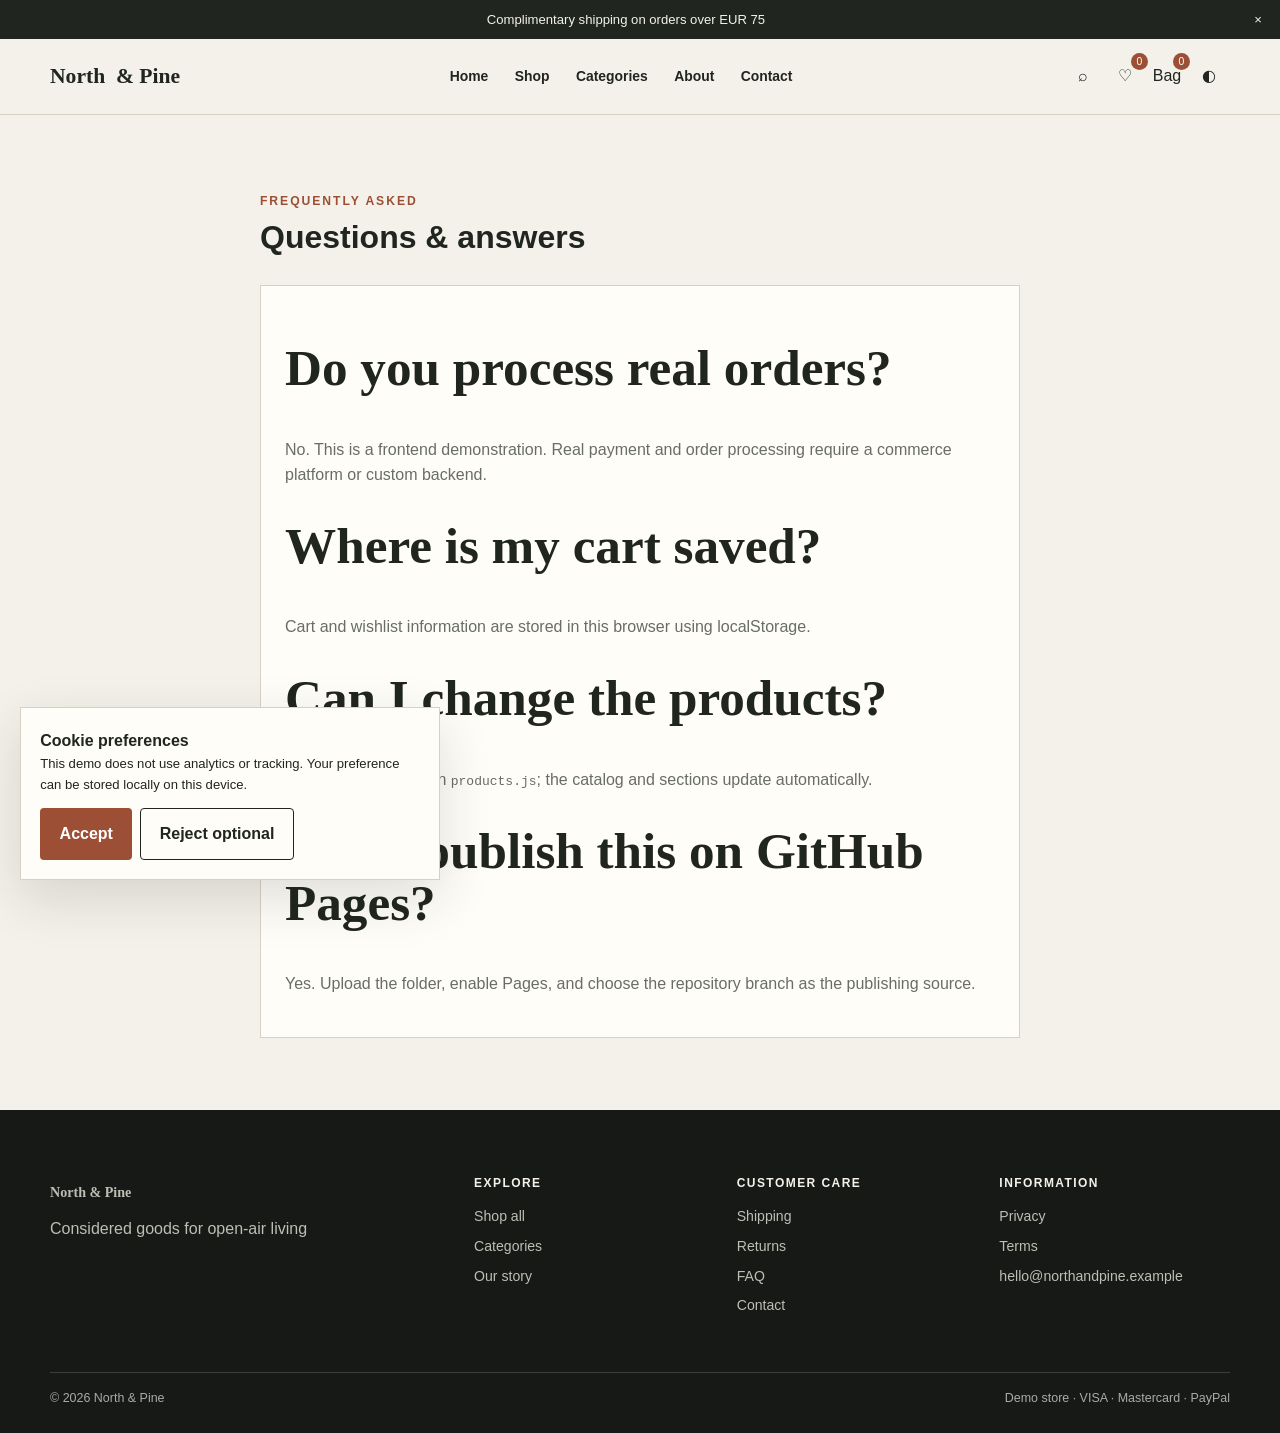
<file: faq.html>
<!doctype html><html lang="en"><head><meta charset="utf-8"><meta name="viewport" content="width=device-width,initial-scale=1"><title>FAQ — North & Pine</title><link rel="stylesheet" href="./css/style.css"><link rel="stylesheet" href="./css/components.css"><link rel="stylesheet" href="./css/responsive.css"></head><body><div id="announcement" class="announcement"></div><header class="site-header" id="site-header"></header><main class="section"><div class="container prose"><span class="eyebrow">Frequently asked</span><h1>Questions & answers</h1><div class="legal-box"><h2>Do you process real orders?</h2><p>No. This is a frontend demonstration. Real payment and order processing require a commerce platform or custom backend.</p><h2>Where is my cart saved?</h2><p>Cart and wishlist information are stored in this browser using localStorage.</p><h2>Can I change the products?</h2><p>Yes. Edit the objects in <code>products.js</code>; the catalog and sections update automatically.</p><h2>Can I publish this on GitHub Pages?</h2><p>Yes. Upload the folder, enable Pages, and choose the repository branch as the publishing source.</p></div></div></main><div id="site-footer"></div><div id="shared-overlays"></div><script src="./config.js"></script><script src="./products.js"></script><script src="./js/main.js"></script><script src="./js/store.js"></script></body></html>
</file>
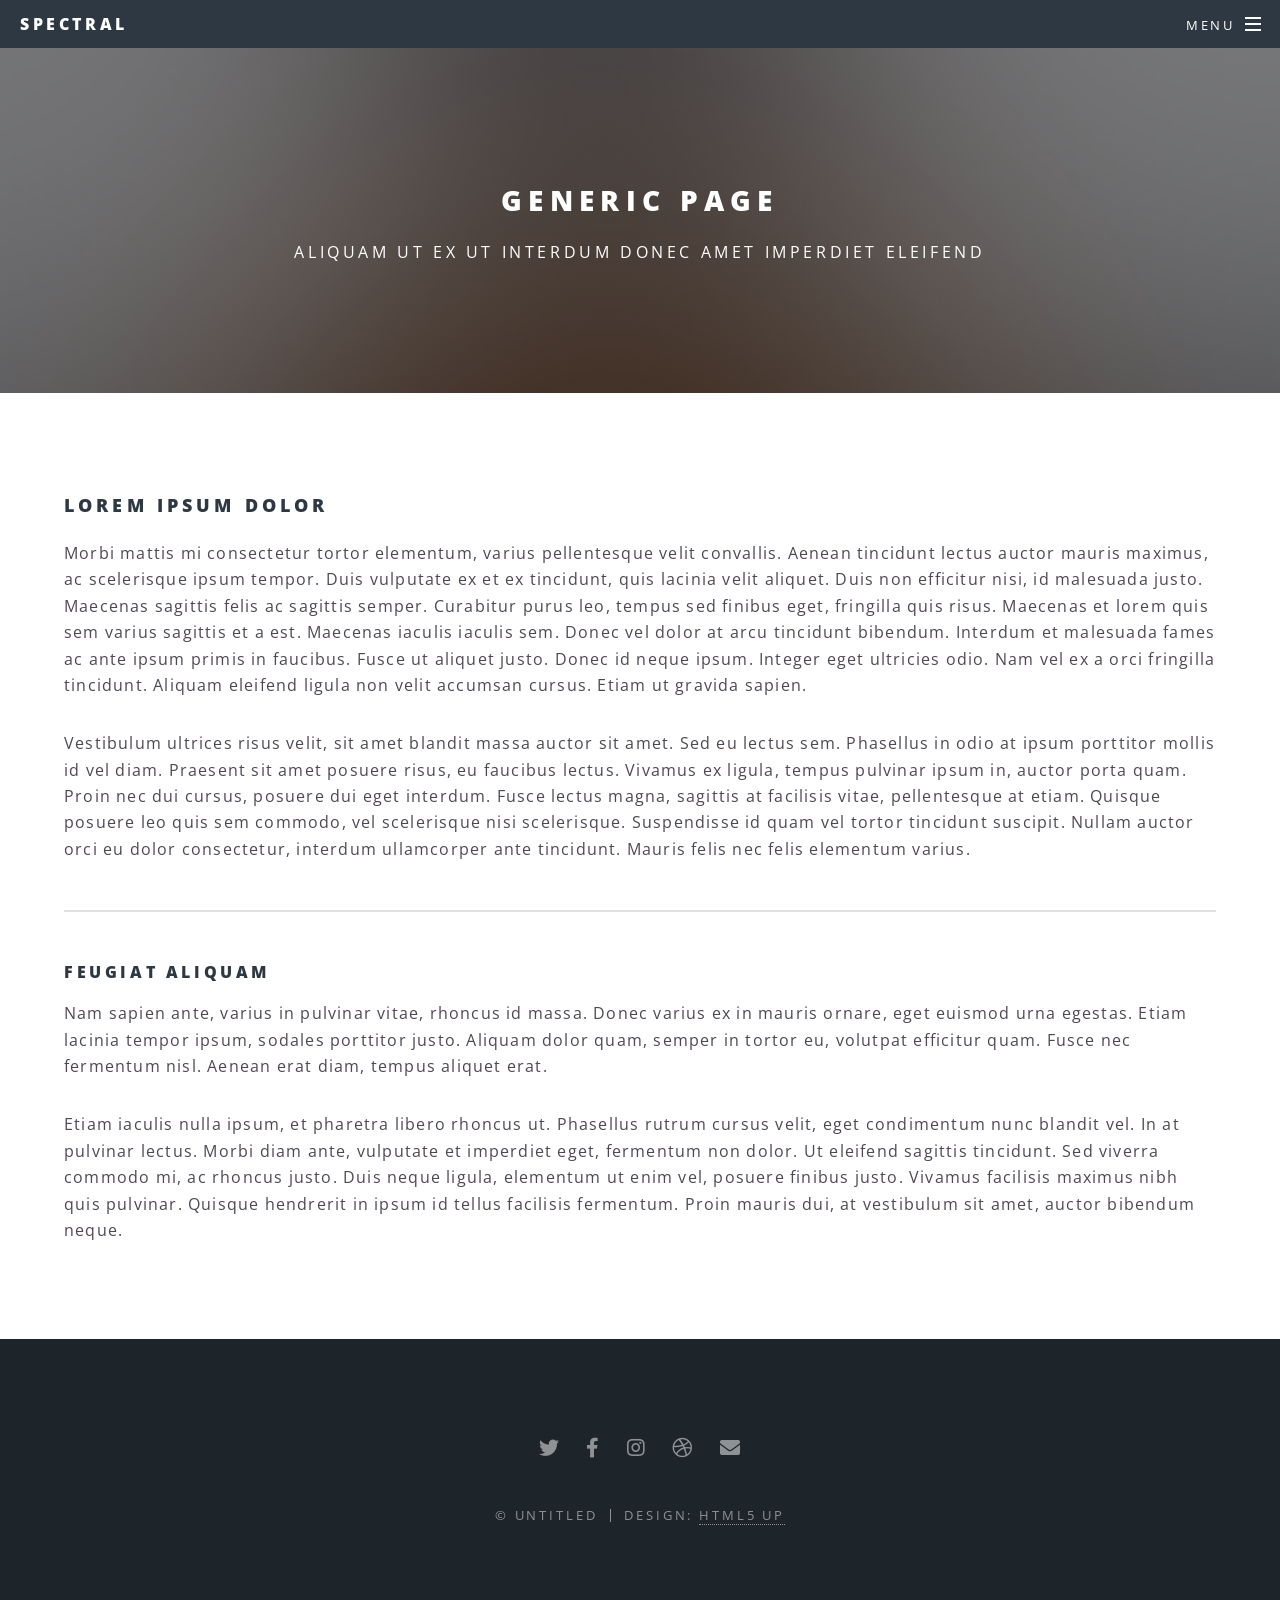
<file: generic.html>
<!DOCTYPE HTML>
<!--
	Spectral by HTML5 UP
	html5up.net | @ajlkn
	Free for personal and commercial use under the CCA 3.0 license (html5up.net/license)
-->
<html>
	<head>
		<title>Generic - Spectral by HTML5 UP</title>
		<meta charset="utf-8" />
		<meta name="viewport" content="width=device-width, initial-scale=1, user-scalable=no" />
		<link rel="stylesheet" href="assets/css/main.css" />
		<noscript><link rel="stylesheet" href="assets/css/noscript.css" /></noscript>
	</head>
	<body class="is-preload">

		<!-- Page Wrapper -->
			<div id="page-wrapper">

				<!-- Header -->
					<header id="header">
						<h1><a href="index.html">Spectral</a></h1>
						<nav id="nav">
							<ul>
								<li class="special">
									<a href="#menu" class="menuToggle"><span>Menu</span></a>
									<div id="menu">
										<ul>
											<li><a href="index.html">Home</a></li>
											<li><a href="generic.html">Generic</a></li>
											<li><a href="elements.html">Elements</a></li>
											<li><a href="#">Sign Up</a></li>
											<li><a href="#">Log In</a></li>
										</ul>
									</div>
								</li>
							</ul>
						</nav>
					</header>

				<!-- Main -->
					<article id="main">
						<header>
							<h2>Generic Page</h2>
							<p>Aliquam ut ex ut interdum donec amet imperdiet eleifend</p>
						</header>
						<section class="wrapper style5">
							<div class="inner">

								<h3>Lorem ipsum dolor</h3>
								<p>Morbi mattis mi consectetur tortor elementum, varius pellentesque velit convallis. Aenean tincidunt lectus auctor mauris maximus, ac scelerisque ipsum tempor. Duis vulputate ex et ex tincidunt, quis lacinia velit aliquet. Duis non efficitur nisi, id malesuada justo. Maecenas sagittis felis ac sagittis semper. Curabitur purus leo, tempus sed finibus eget, fringilla quis risus. Maecenas et lorem quis sem varius sagittis et a est. Maecenas iaculis iaculis sem. Donec vel dolor at arcu tincidunt bibendum. Interdum et malesuada fames ac ante ipsum primis in faucibus. Fusce ut aliquet justo. Donec id neque ipsum. Integer eget ultricies odio. Nam vel ex a orci fringilla tincidunt. Aliquam eleifend ligula non velit accumsan cursus. Etiam ut gravida sapien.</p>

								<p>Vestibulum ultrices risus velit, sit amet blandit massa auctor sit amet. Sed eu lectus sem. Phasellus in odio at ipsum porttitor mollis id vel diam. Praesent sit amet posuere risus, eu faucibus lectus. Vivamus ex ligula, tempus pulvinar ipsum in, auctor porta quam. Proin nec dui cursus, posuere dui eget interdum. Fusce lectus magna, sagittis at facilisis vitae, pellentesque at etiam. Quisque posuere leo quis sem commodo, vel scelerisque nisi scelerisque. Suspendisse id quam vel tortor tincidunt suscipit. Nullam auctor orci eu dolor consectetur, interdum ullamcorper ante tincidunt. Mauris felis nec felis elementum varius.</p>

								<hr />

								<h4>Feugiat aliquam</h4>
								<p>Nam sapien ante, varius in pulvinar vitae, rhoncus id massa. Donec varius ex in mauris ornare, eget euismod urna egestas. Etiam lacinia tempor ipsum, sodales porttitor justo. Aliquam dolor quam, semper in tortor eu, volutpat efficitur quam. Fusce nec fermentum nisl. Aenean erat diam, tempus aliquet erat.</p>

								<p>Etiam iaculis nulla ipsum, et pharetra libero rhoncus ut. Phasellus rutrum cursus velit, eget condimentum nunc blandit vel. In at pulvinar lectus. Morbi diam ante, vulputate et imperdiet eget, fermentum non dolor. Ut eleifend sagittis tincidunt. Sed viverra commodo mi, ac rhoncus justo. Duis neque ligula, elementum ut enim vel, posuere finibus justo. Vivamus facilisis maximus nibh quis pulvinar. Quisque hendrerit in ipsum id tellus facilisis fermentum. Proin mauris dui, at vestibulum sit amet, auctor bibendum neque.</p>

							</div>
						</section>
					</article>

				<!-- Footer -->
					<footer id="footer">
						<ul class="icons">
							<li><a href="#" class="icon brands fa-twitter"><span class="label">Twitter</span></a></li>
							<li><a href="#" class="icon brands fa-facebook-f"><span class="label">Facebook</span></a></li>
							<li><a href="#" class="icon brands fa-instagram"><span class="label">Instagram</span></a></li>
							<li><a href="#" class="icon brands fa-dribbble"><span class="label">Dribbble</span></a></li>
							<li><a href="#" class="icon solid fa-envelope"><span class="label">Email</span></a></li>
						</ul>
						<ul class="copyright">
							<li>&copy; Untitled</li><li>Design: <a href="http://html5up.net">HTML5 UP</a></li>
						</ul>
					</footer>

			</div>

		<!-- Scripts -->
			<script src="assets/js/jquery.min.js"></script>
			<script src="assets/js/jquery.scrollex.min.js"></script>
			<script src="assets/js/jquery.scrolly.min.js"></script>
			<script src="assets/js/browser.min.js"></script>
			<script src="assets/js/breakpoints.min.js"></script>
			<script src="assets/js/util.js"></script>
			<script src="assets/js/main.js"></script>

	</body>
</html>
</file>
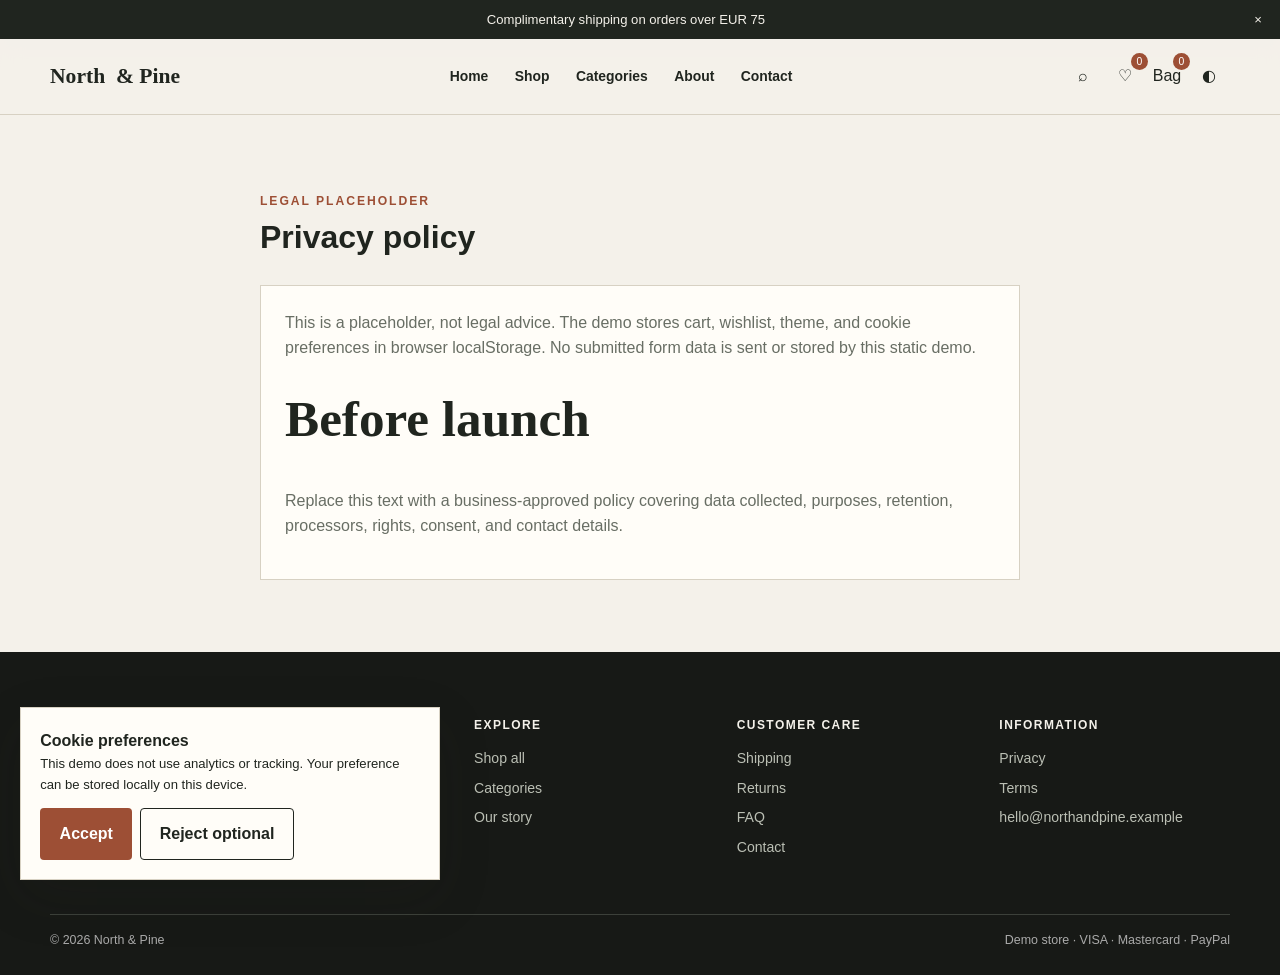
<file: privacy.html>
<!doctype html><html lang="en"><head><meta charset="utf-8"><meta name="viewport" content="width=device-width,initial-scale=1"><title>Privacy — North & Pine</title><link rel="stylesheet" href="./css/style.css"><link rel="stylesheet" href="./css/components.css"><link rel="stylesheet" href="./css/responsive.css"></head><body><div id="announcement" class="announcement"></div><header class="site-header" id="site-header"></header><main class="section"><div class="container prose"><span class="eyebrow">Legal placeholder</span><h1>Privacy policy</h1><div class="legal-box"><p>This is a placeholder, not legal advice. The demo stores cart, wishlist, theme, and cookie preferences in browser localStorage. No submitted form data is sent or stored by this static demo.</p><h2>Before launch</h2><p>Replace this text with a business-approved policy covering data collected, purposes, retention, processors, rights, consent, and contact details.</p></div></div></main><div id="site-footer"></div><div id="shared-overlays"></div><script src="./config.js"></script><script src="./products.js"></script><script src="./js/main.js"></script><script src="./js/store.js"></script></body></html>
</file>
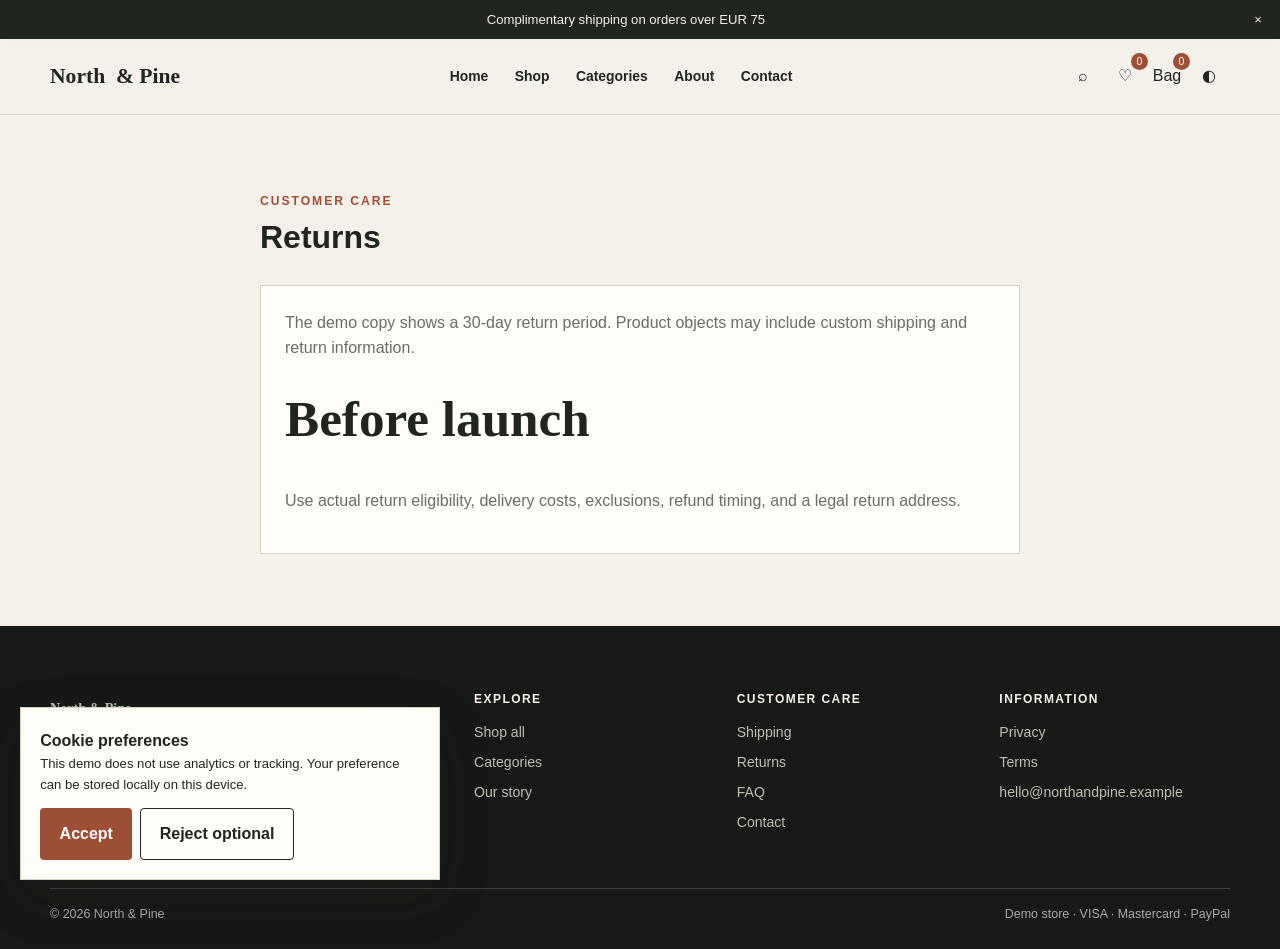
<file: returns.html>
<!doctype html><html lang="en"><head><meta charset="utf-8"><meta name="viewport" content="width=device-width,initial-scale=1"><title>Returns — North & Pine</title><link rel="stylesheet" href="./css/style.css"><link rel="stylesheet" href="./css/components.css"><link rel="stylesheet" href="./css/responsive.css"></head><body><div id="announcement" class="announcement"></div><header class="site-header" id="site-header"></header><main class="section"><div class="container prose"><span class="eyebrow">Customer care</span><h1>Returns</h1><div class="legal-box"><p>The demo copy shows a 30-day return period. Product objects may include custom shipping and return information.</p><h2>Before launch</h2><p>Use actual return eligibility, delivery costs, exclusions, refund timing, and a legal return address.</p></div></div></main><div id="site-footer"></div><div id="shared-overlays"></div><script src="./config.js"></script><script src="./products.js"></script><script src="./js/main.js"></script><script src="./js/store.js"></script></body></html>
</file>
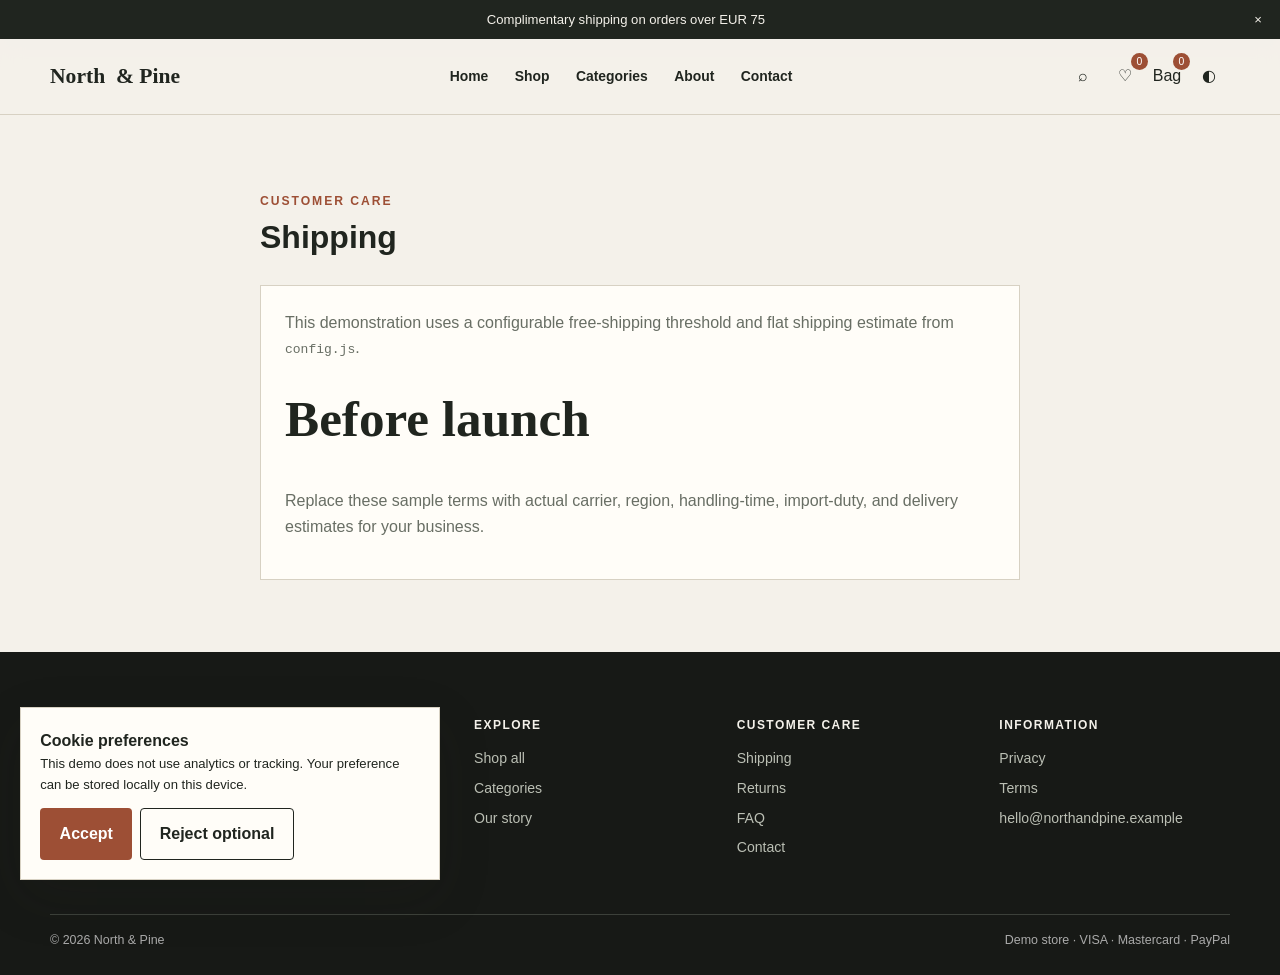
<file: shipping.html>
<!doctype html><html lang="en"><head><meta charset="utf-8"><meta name="viewport" content="width=device-width,initial-scale=1"><title>Shipping — North & Pine</title><link rel="stylesheet" href="./css/style.css"><link rel="stylesheet" href="./css/components.css"><link rel="stylesheet" href="./css/responsive.css"></head><body><div id="announcement" class="announcement"></div><header class="site-header" id="site-header"></header><main class="section"><div class="container prose"><span class="eyebrow">Customer care</span><h1>Shipping</h1><div class="legal-box"><p>This demonstration uses a configurable free-shipping threshold and flat shipping estimate from <code>config.js</code>.</p><h2>Before launch</h2><p>Replace these sample terms with actual carrier, region, handling-time, import-duty, and delivery estimates for your business.</p></div></div></main><div id="site-footer"></div><div id="shared-overlays"></div><script src="./config.js"></script><script src="./products.js"></script><script src="./js/main.js"></script><script src="./js/store.js"></script></body></html>
</file>
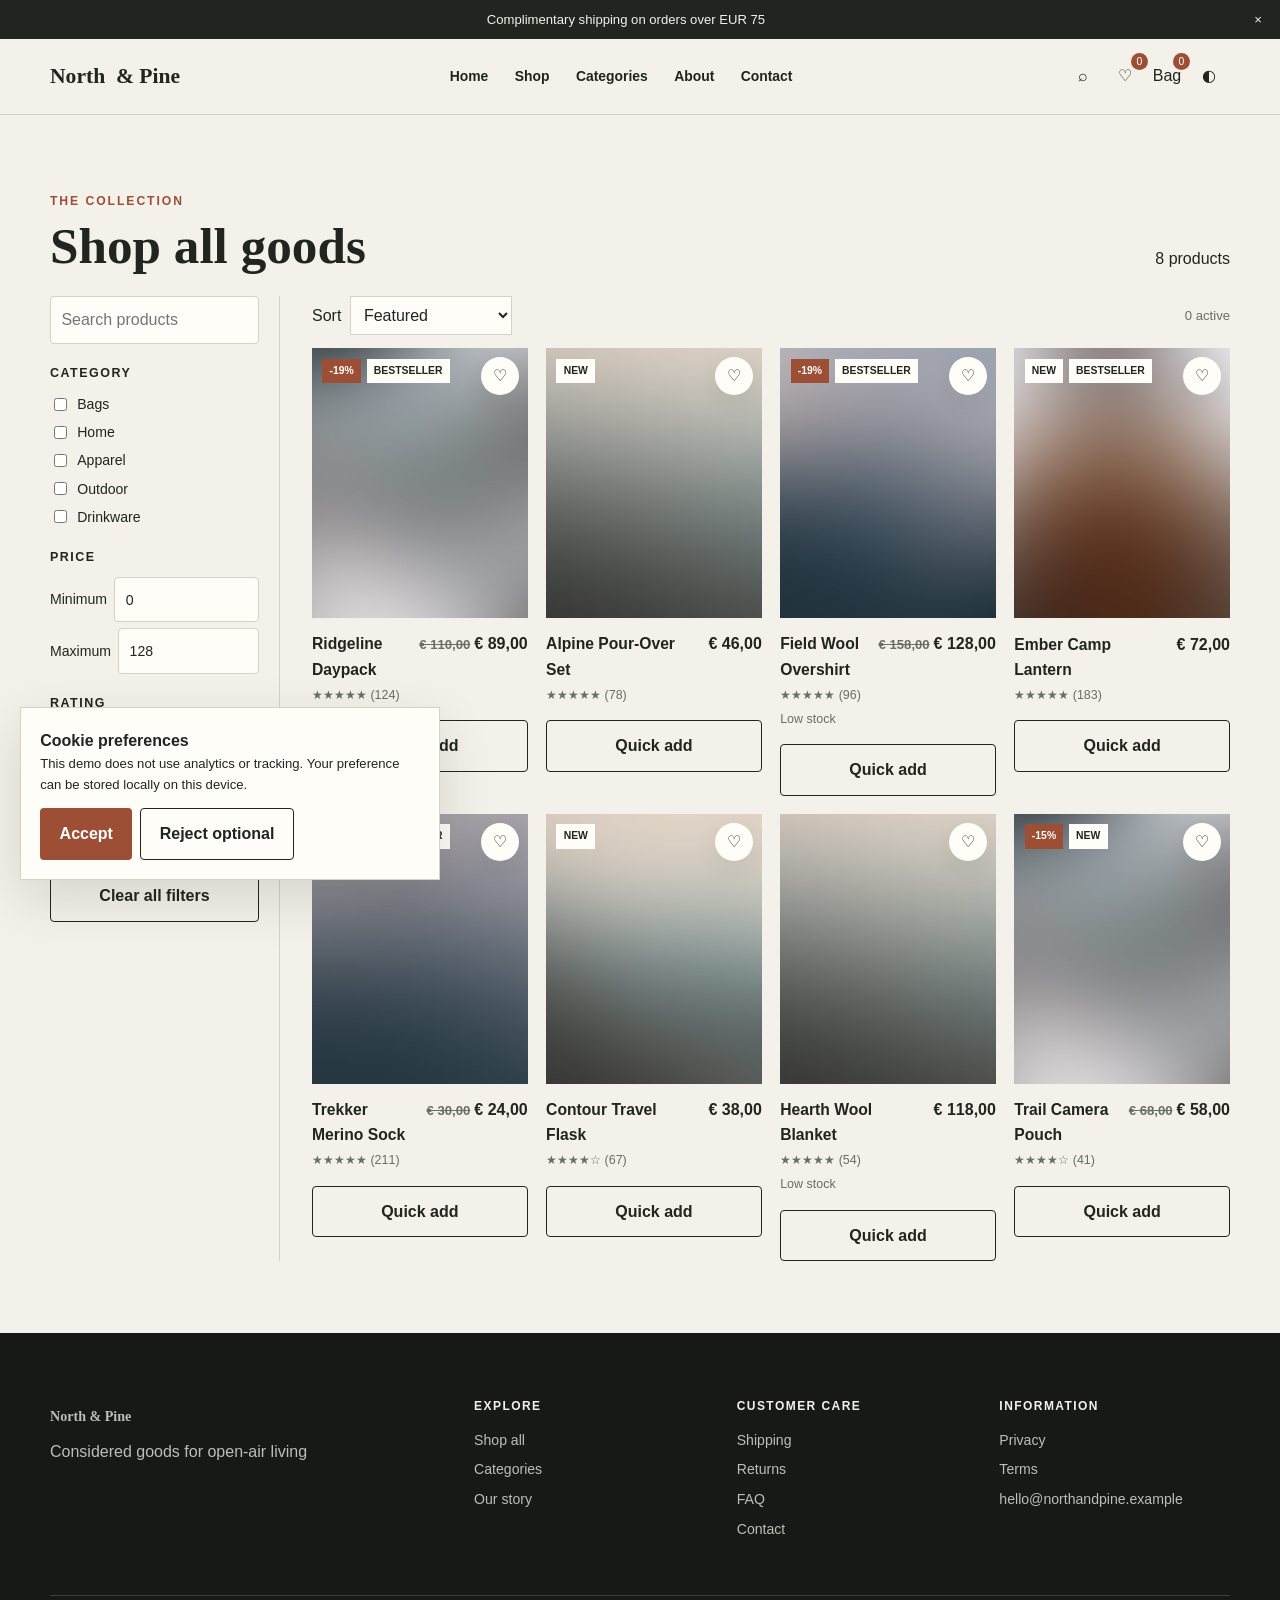
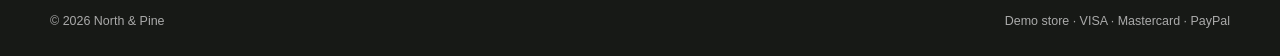
<file: shop.html>
<!doctype html>
<html lang="en">
<head><meta charset="utf-8"><meta name="viewport" content="width=device-width,initial-scale=1"><title>Shop — North & Pine</title><meta name="description" content="Shop considered outdoor and everyday goods from North & Pine."><link rel="stylesheet" href="./css/style.css"><link rel="stylesheet" href="./css/components.css"><link rel="stylesheet" href="./css/responsive.css"></head>
<body>
<a class="skip-link" href="#main">Skip to content</a><div id="announcement" class="announcement"></div><header class="site-header" id="site-header"></header>
<main id="main" class="section"><div class="container"><div class="section-heading"><div><span class="eyebrow">The collection</span><h2>Shop all goods</h2></div><span id="product-count"></span></div>
<div class="catalog-layout"><aside class="filters" aria-label="Catalog filters"><input id="catalog-search" type="search" placeholder="Search products" aria-label="Search products"><h3>Category</h3><div id="category-filters"></div><h3>Price</h3><label>Minimum <input id="min-price" type="number" min="0"></label><label>Maximum <input id="max-price" type="number" min="0"></label><h3>Rating</h3><select id="rating-filter"><label></label><option value="0">All ratings</option><option value="4">4 stars & up</option><option value="4.5">4.5 stars & up</option></select><label><input id="sale-filter" type="checkbox"> On sale</label><label><input id="new-filter" type="checkbox"> New arrivals</label><label><input id="bestseller-filter" type="checkbox"> Bestsellers</label><button id="clear-filters" class="btn btn-secondary" type="button">Clear all filters</button></aside>
<section><div class="catalog-toolbar"><label for="sort-select">Sort</label><select id="sort-select"><option value="featured">Featured</option><option value="recommended">Recommended</option><option value="price-low">Price: low to high</option><option value="price-high">Price: high to low</option><option value="rating">Highest rated</option><option value="reviewed">Most reviewed</option><option value="newest">Newest</option><option value="az">Alphabetical A-Z</option><option value="za">Alphabetical Z-A</option></select><span><span id="active-filter-count">0</span> active</span></div><div class="product-grid" id="catalog-grid"></div></section></div></div></main>
<div id="site-footer"></div><div id="shared-overlays"></div>
<script src="./config.js"></script><script src="./products.js"></script><script src="./js/main.js"></script><script src="./js/store.js"></script>
</body></html>
</file>
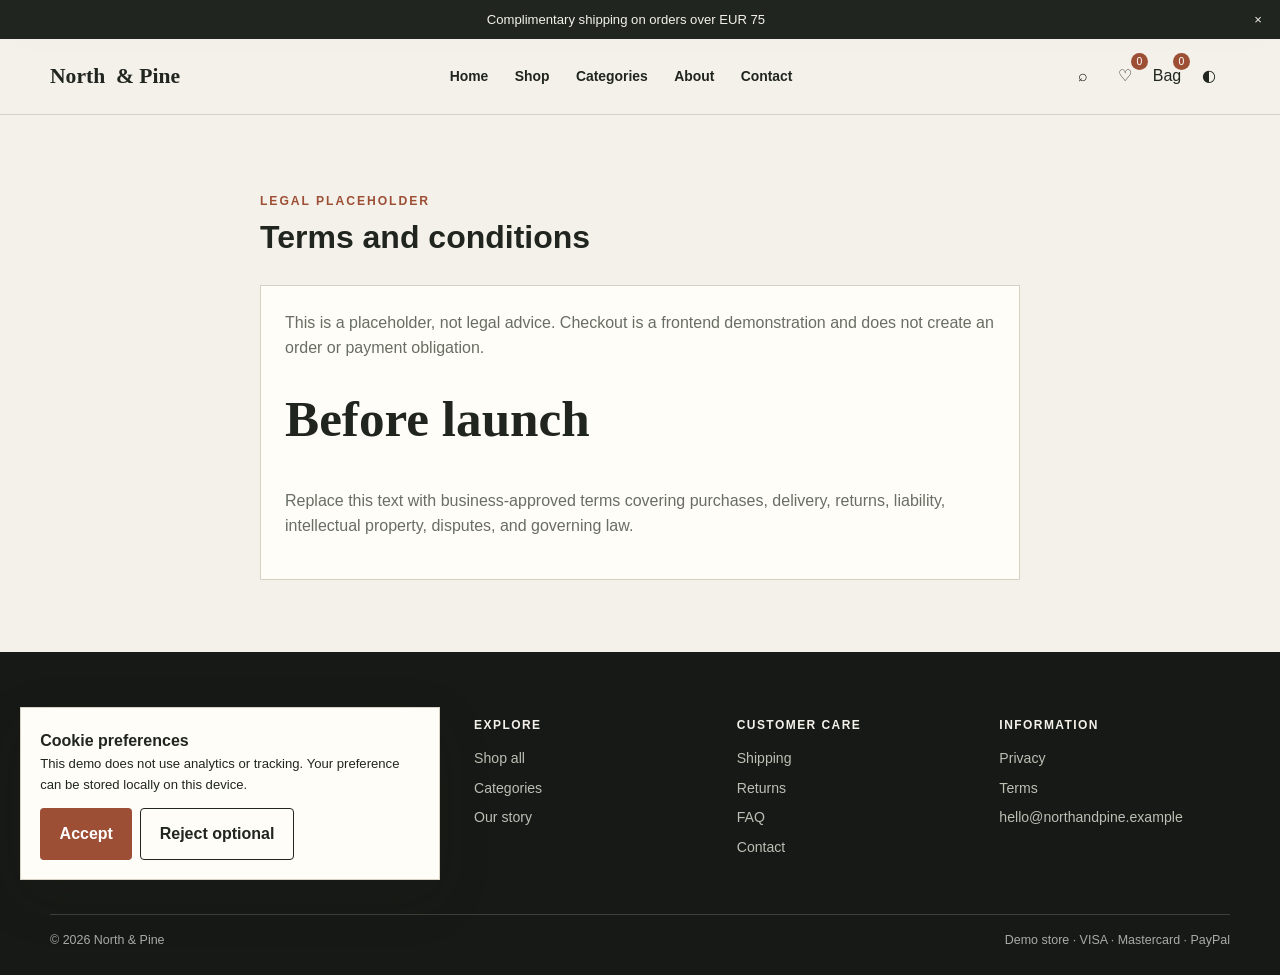
<file: terms.html>
<!doctype html><html lang="en"><head><meta charset="utf-8"><meta name="viewport" content="width=device-width,initial-scale=1"><title>Terms — North & Pine</title><link rel="stylesheet" href="./css/style.css"><link rel="stylesheet" href="./css/components.css"><link rel="stylesheet" href="./css/responsive.css"></head><body><div id="announcement" class="announcement"></div><header class="site-header" id="site-header"></header><main class="section"><div class="container prose"><span class="eyebrow">Legal placeholder</span><h1>Terms and conditions</h1><div class="legal-box"><p>This is a placeholder, not legal advice. Checkout is a frontend demonstration and does not create an order or payment obligation.</p><h2>Before launch</h2><p>Replace this text with business-approved terms covering purchases, delivery, returns, liability, intellectual property, disputes, and governing law.</p></div></div></main><div id="site-footer"></div><div id="shared-overlays"></div><script src="./config.js"></script><script src="./products.js"></script><script src="./js/main.js"></script><script src="./js/store.js"></script></body></html>
</file>
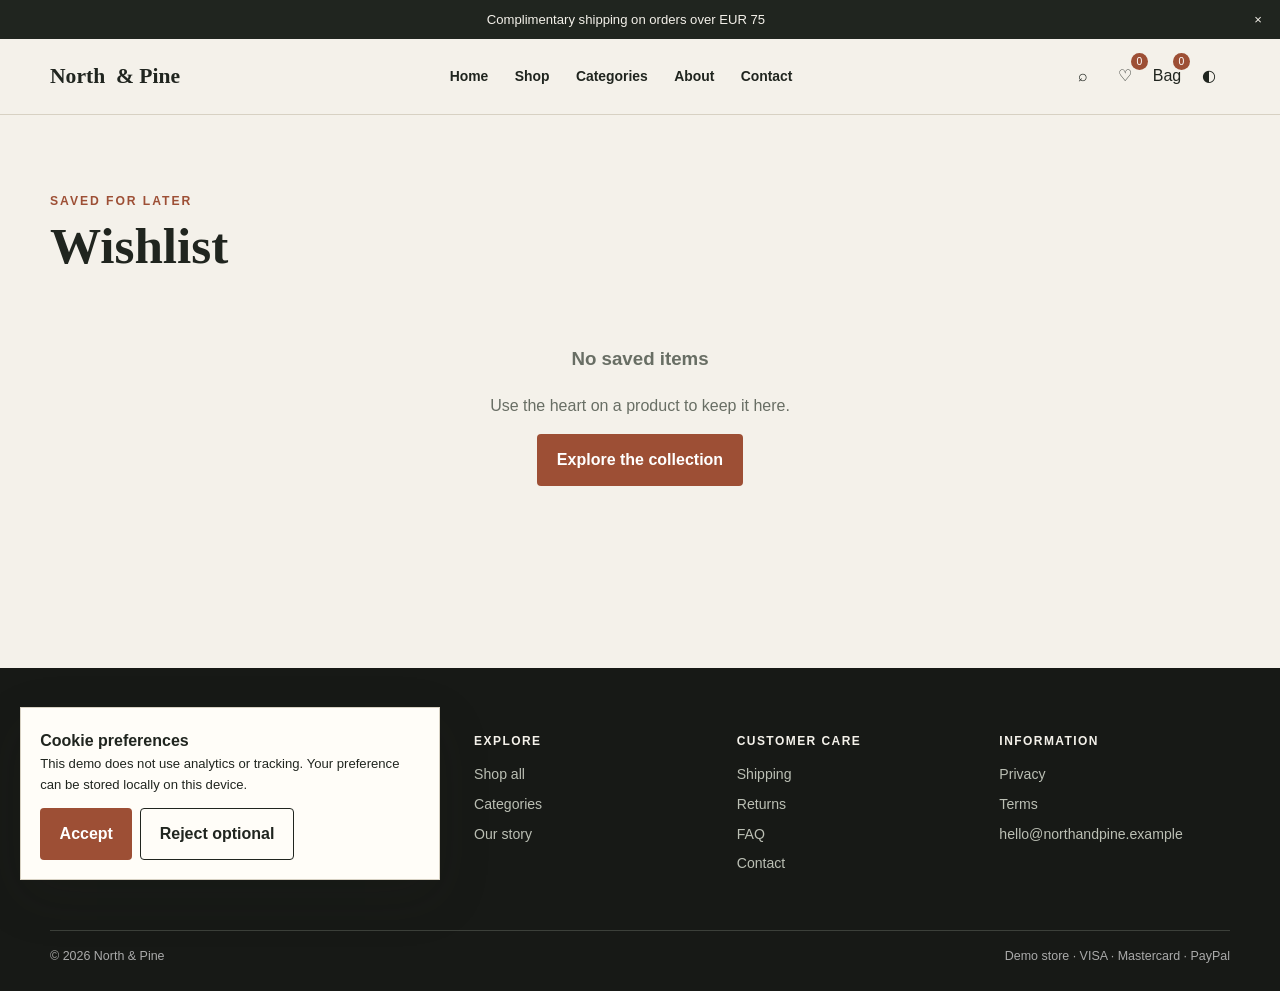
<file: wishlist.html>
<!doctype html><html lang="en"><head><meta charset="utf-8"><meta name="viewport" content="width=device-width,initial-scale=1"><title>Wishlist — North & Pine</title><link rel="stylesheet" href="./css/style.css"><link rel="stylesheet" href="./css/components.css"><link rel="stylesheet" href="./css/responsive.css"></head><body><a class="skip-link" href="#main">Skip to content</a><div id="announcement" class="announcement"></div><header class="site-header" id="site-header"></header><main id="main" class="section"><div class="container"><div class="section-heading"><div><span class="eyebrow">Saved for later</span><h2>Wishlist</h2></div></div><div class="product-grid wishlist-grid" id="wishlist-grid"></div></div></main><div id="site-footer"></div><div id="shared-overlays"></div><script src="./config.js"></script><script src="./products.js"></script><script src="./js/main.js"></script><script src="./js/store.js"></script></body></html>
</file>
<file: css/style.css>
:root {
  --color-primary:#9d4f35; --color-primary-hover:#7d3e29; --color-background:#f4f1ea;
  --color-surface:#fffdf8; --color-surface-2:#ebe6da; --color-text:#20251f;
  --color-muted:#686e64; --color-border:#d7d1c3; --color-accent:#c5a76b;
  --color-success:#4f6952; --color-danger:#a84232;
  --spacing-xs:.5rem; --spacing-sm:.75rem; --spacing-md:1.25rem; --spacing-lg:2.25rem; --spacing-xl:4.5rem;
  --radius-sm:.25rem; --radius-md:.5rem; --radius-lg:.9rem;
  --shadow-sm:0 8px 24px rgba(32,37,31,.07); --shadow-md:0 18px 50px rgba(32,37,31,.14);
  --font-heading:Georgia,"Times New Roman",serif; --font-body:Inter,"Segoe UI",sans-serif;
  --content-width:1180px; --header-height:76px;
}
[data-theme="dark"] {
  --color-background:#171916; --color-surface:#20231f; --color-surface-2:#292d27;
  --color-text:#f4f1ea; --color-muted:#b6bcae; --color-border:#41463d;
  --color-primary:#d17a58; --color-primary-hover:#e29475; --shadow-sm:0 8px 24px rgba(0,0,0,.18);
  --shadow-md:0 18px 50px rgba(0,0,0,.28);
}
*{box-sizing:border-box} html{scroll-behavior:smooth} body{margin:0;font-family:var(--font-body);color:var(--color-text);background:var(--color-background);line-height:1.6}
body.locked{overflow:hidden} img{display:block;max-width:100%} button,input,select,textarea{font:inherit} button{cursor:pointer} a{color:inherit;text-decoration:none}
.container{width:min(calc(100% - 40px),var(--content-width));margin-inline:auto}.section{padding:var(--spacing-xl) 0}.section-tight{padding:var(--spacing-lg) 0}
.eyebrow{color:var(--color-primary);font-size:.76rem;font-weight:800;letter-spacing:.16em;text-transform:uppercase}.display{font-family:var(--font-heading);font-size:clamp(2.6rem,7vw,6.2rem);line-height:.94;letter-spacing:-.035em;margin:.2em 0}
h1,h2,h3,p{margin-top:0} h2{font-family:var(--font-heading);font-size:clamp(2rem,4vw,3.5rem);line-height:1.02}
.lead{font-size:1.15rem;color:var(--color-muted);max-width:620px}.btn{min-height:48px;border:1px solid transparent;border-radius:var(--radius-sm);display:inline-flex;align-items:center;justify-content:center;gap:.55rem;padding:.75rem 1.15rem;font-weight:750;text-decoration:none;transition:.18s ease}
.btn-primary{background:var(--color-primary);color:#fff}.btn-primary:hover{background:var(--color-primary-hover);transform:translateY(-1px)}.btn-secondary{border-color:var(--color-text);background:transparent;color:var(--color-text)}.btn-secondary:hover{background:var(--color-text);color:var(--color-background)}
.icon-btn{width:42px;height:42px;border:0;background:transparent;color:inherit;border-radius:50%;display:inline-grid;place-items:center;position:relative}.icon-btn:hover{background:var(--color-surface-2)}
.count-badge{position:absolute;top:-2px;right:-2px;min-width:17px;height:17px;padding:0 4px;border-radius:20px;background:var(--color-primary);color:#fff;font-size:.65rem;line-height:17px;text-align:center}
.skip-link{position:absolute;left:-999px}.skip-link:focus{left:1rem;top:1rem;z-index:1000;background:var(--color-surface);padding:.75rem}
:focus-visible{outline:3px solid var(--color-accent);outline-offset:3px}
.sr-only{position:absolute;width:1px;height:1px;padding:0;margin:-1px;overflow:hidden;clip:rect(0,0,0,0);white-space:nowrap;border:0}
</file>
<file: css/components.css>
.announcement{background:var(--color-text);color:var(--color-background);text-align:center;font-size:.82rem;padding:.55rem 44px .55rem 1rem;position:relative}.announcement button{position:absolute;right:12px;top:50%;transform:translateY(-50%);color:inherit;border:0;background:none}
.site-header{height:var(--header-height);position:sticky;top:0;z-index:50;background:color-mix(in srgb,var(--color-background) 94%,transparent);border-bottom:1px solid var(--color-border);backdrop-filter:blur(12px)}
.nav-wrap{height:100%;display:flex;align-items:center;justify-content:space-between}.brand{font-family:var(--font-heading);font-size:1.35rem;font-weight:800}.brand em{color:var(--color-primary);font-style:normal}
.desktop-nav{display:flex;align-items:center;gap:1.65rem}.desktop-nav a{font-size:.87rem;font-weight:700}.desktop-nav a:hover{color:var(--color-primary)}
.nav-actions{display:flex;align-items:center}.menu-btn{display:none}.header-search{position:relative}.header-search input{display:none}
.hero{min-height:650px;display:grid;align-items:end;position:relative;background:#242923;color:#fff;overflow:hidden}.hero::before{content:"";position:absolute;inset:0;background:linear-gradient(90deg,rgba(15,18,15,.82),rgba(15,18,15,.18)),url("../images/banner.jpg") center/cover}.hero-content{position:relative;z-index:1;padding:100px 0 80px}.hero .display{max-width:760px}.hero .lead{color:#eceadf}.hero-actions{display:flex;gap:.75rem;margin-top:1.8rem}.hero .btn-primary{background:#f0a35c;color:#1d211b}.hero .btn-secondary{border-color:#fff;color:#fff}.hero-badge{display:inline-flex;border:1px solid rgba(255,255,255,.45);padding:.4rem .65rem;font-size:.72rem;text-transform:uppercase;letter-spacing:.12em}
.section-heading{display:flex;align-items:end;justify-content:space-between;gap:1.5rem;margin-bottom:1.5rem}.section-heading h2{margin:.15em 0 0}.text-link{font-weight:800;border-bottom:1px solid currentColor;padding-bottom:.15rem}
.product-grid{display:grid;grid-template-columns:repeat(4,minmax(0,1fr));gap:1.15rem}.product-card{position:relative;min-width:0}.product-media{aspect-ratio:4/5;position:relative;overflow:hidden;background:var(--color-surface-2);margin-bottom:.85rem}.product-media img{width:100%;height:100%;object-fit:cover;transition:.45s ease}.product-media img.secondary{position:absolute;inset:0;opacity:0}.product-card:hover .secondary{opacity:1}.product-card:hover .primary{opacity:0}
.badge-row{position:absolute;z-index:2;left:.65rem;top:.65rem;display:flex;gap:.35rem}.product-badge{background:var(--color-surface);color:var(--color-text);padding:.25rem .45rem;font-size:.65rem;font-weight:800;text-transform:uppercase}.sale-badge{background:var(--color-primary);color:#fff}.wishlist-btn{position:absolute;z-index:3;right:.55rem;top:.55rem;background:var(--color-surface);box-shadow:var(--shadow-sm);width:38px;height:38px}.wishlist-btn.active{color:var(--color-danger)}
.product-meta{display:flex;justify-content:space-between;gap:.5rem}.product-name{font-weight:800;font-size:.98rem}.product-price{font-weight:800;white-space:nowrap}.old-price{color:var(--color-muted);text-decoration:line-through;font-size:.82rem;margin-right:.25rem}.rating-line{color:var(--color-muted);font-size:.78rem;margin:.25rem 0}.quick-add{width:100%;margin-top:.65rem;min-height:40px}
.category-grid{display:grid;grid-template-columns:repeat(4,1fr);gap:.75rem}.category-card{min-height:230px;position:relative;display:flex;align-items:end;padding:1.2rem;overflow:hidden;color:#fff;background:#384139}.category-card img{position:absolute;inset:0;width:100%;height:100%;object-fit:cover;transition:.4s ease}.category-card::after{content:"";position:absolute;inset:0;background:linear-gradient(transparent 40%,rgba(10,12,10,.78))}.category-card span{position:relative;z-index:1;font-family:var(--font-heading);font-size:1.5rem}.category-card:hover img{transform:scale(1.025)}
.promo{display:grid;grid-template-columns:1fr 1fr;background:var(--color-text);color:var(--color-background);min-height:420px}.promo-copy{padding:clamp(2rem,6vw,5rem);display:flex;flex-direction:column;justify-content:center}.promo-image{background:url("../images/pic04.jpg") center/cover}.promo .btn-secondary{border-color:var(--color-background);color:var(--color-background)}
.story-grid{display:grid;grid-template-columns:.9fr 1.1fr;gap:var(--spacing-xl);align-items:center}.story-image{aspect-ratio:4/3;background:url("../images/pic05.jpg") center/cover}.story-copy p{color:var(--color-muted)}
.newsletter{background:var(--color-primary);color:#fff}.newsletter-inner{display:grid;grid-template-columns:1fr 1fr;gap:2rem;align-items:end}.newsletter h2{margin:.1em 0}.newsletter form{display:flex}.newsletter input{flex:1;min-width:0;border:0;padding:.85rem 1rem;color:var(--color-text);background:var(--color-surface)}.newsletter button{border:0;padding:.85rem 1.2rem;background:var(--color-text);color:var(--color-background)}
.newsletter-note{font-size:.75rem;margin:.55rem 0 0;opacity:.85}.site-footer{background:#171916;color:#f4f1ea;padding:4rem 0 1.5rem}.footer-grid{display:grid;grid-template-columns:1.7fr repeat(3,1fr);gap:2rem}.footer-grid h3{font-size:.75rem;text-transform:uppercase;letter-spacing:.12em}.footer-grid a{display:block;color:#bbbfb4;font-size:.88rem;margin:.45rem 0}.footer-bottom{border-top:1px solid #3c403a;margin-top:3rem;padding-top:1rem;display:flex;justify-content:space-between;color:#aaa;font-size:.78rem}
.overlay{position:fixed;inset:0;background:rgba(10,12,10,.55);z-index:100;opacity:0;pointer-events:none;transition:.2s}.overlay.open{opacity:1;pointer-events:auto}.drawer{position:fixed;z-index:110;right:0;top:0;bottom:0;width:min(440px,94vw);background:var(--color-surface);transform:translateX(100%);transition:.25s;display:flex;flex-direction:column}.drawer.open{transform:none}.drawer-head{height:76px;border-bottom:1px solid var(--color-border);display:flex;align-items:center;justify-content:space-between;padding:0 1.25rem}.drawer-body{padding:1.25rem;overflow:auto;flex:1}.drawer-foot{padding:1.25rem;border-top:1px solid var(--color-border)}
.cart-item{display:grid;grid-template-columns:72px 1fr auto;gap:.75rem;padding:.75rem 0;border-bottom:1px solid var(--color-border)}.cart-item img{width:72px;height:86px;object-fit:cover}.cart-item h3{font-size:.9rem;margin:.1rem 0}.cart-item small{color:var(--color-muted)}.qty-control{display:inline-flex;align-items:center;border:1px solid var(--color-border)}.qty-control button{width:34px;height:34px;border:0;background:transparent}.qty-control span{min-width:28px;text-align:center}.shipping-progress{height:7px;background:var(--color-surface-2);margin:.7rem 0}.shipping-progress div{height:100%;background:var(--color-primary)}
.search-overlay{position:fixed;z-index:120;inset:0;background:var(--color-background);transform:translateY(-100%);transition:.25s;overflow:auto}.search-overlay.open{transform:none}.search-head{max-width:900px;margin:auto;padding:1.25rem}.search-row{display:flex;align-items:center;border-bottom:2px solid var(--color-text)}.search-row input{height:64px;border:0;background:transparent;flex:1;font-size:1.35rem;color:var(--color-text);outline:0}.search-results{max-width:900px;margin:1.5rem auto;display:grid;grid-template-columns:repeat(3,1fr);gap:.75rem}.search-result{display:grid;grid-template-columns:64px 1fr;gap:.7rem;padding:.6rem;background:var(--color-surface)}.search-result img{width:64px;height:76px;object-fit:cover}.search-result strong{display:block;font-size:.88rem}
.modal{position:fixed;z-index:130;inset:0;display:grid;place-items:center;padding:20px;opacity:0;pointer-events:none}.modal.open{opacity:1;pointer-events:auto}.modal-card{width:min(980px,96vw);max-height:90vh;overflow:auto;background:var(--color-surface);box-shadow:var(--shadow-md);position:relative}.modal-close{position:absolute;z-index:4;right:.75rem;top:.75rem;background:var(--color-surface)}.product-detail{display:grid;grid-template-columns:1.1fr .9fr}.detail-gallery{background:var(--color-surface-2)}.detail-main{aspect-ratio:4/3;overflow:hidden}.detail-main img{width:100%;height:100%;object-fit:cover}.thumbs{display:flex;gap:.5rem;padding:.75rem}.thumbs button{width:70px;height:70px;border:2px solid transparent;padding:0}.thumbs button.active{border-color:var(--color-primary)}.thumbs img{width:100%;height:100%;object-fit:cover}.detail-info{padding:2rem}.detail-info h2{font-size:2.2rem;margin:.25rem 0}.variant-group{margin:1rem 0}.variant-options{display:flex;flex-wrap:wrap;gap:.5rem}.variant-options button{border:1px solid var(--color-border);background:transparent;color:var(--color-text);padding:.55rem .75rem}.variant-options button.active{border-color:var(--color-primary);background:var(--color-primary);color:#fff}.detail-info .qty-control{margin-right:.5rem}.detail-actions{display:flex;align-items:center;margin:1.25rem 0}.detail-actions .btn{flex:1}.detail-specs{border-top:1px solid var(--color-border);margin-top:1rem;padding-top:1rem;font-size:.86rem}
.empty-state{text-align:center;padding:3rem 1rem;color:var(--color-muted)}.toast-stack{position:fixed;z-index:200;right:18px;bottom:18px;display:grid;gap:.5rem}.toast{background:var(--color-text);color:var(--color-background);padding:.8rem 1rem;box-shadow:var(--shadow-md);min-width:240px;animation:toast-in .2s}.toast.error{background:var(--color-danger);color:#fff}@keyframes toast-in{from{transform:translateY(8px);opacity:0}}
.back-top{position:fixed;z-index:40;right:18px;bottom:18px;opacity:0;pointer-events:none}.back-top.visible{opacity:1;pointer-events:auto}
.cookie-banner{position:fixed;z-index:180;left:20px;bottom:20px;width:min(420px,calc(100% - 40px));background:var(--color-surface);border:1px solid var(--color-border);box-shadow:var(--shadow-md);padding:1.2rem}.cookie-banner.hide{display:none}.cookie-actions{display:flex;gap:.5rem;margin-top:.75rem}.cookie-actions .btn{min-height:40px}
.catalog-layout{display:grid;grid-template-columns:230px 1fr;gap:2rem}.filters{border-right:1px solid var(--color-border);padding-right:1.25rem}.filters input[type="search"],.filters input[type="number"],.filters select,.checkout-form input,.checkout-form select,.checkout-form textarea{width:100%;border:1px solid var(--color-border);background:var(--color-surface);color:var(--color-text);padding:.65rem;border-radius:var(--radius-sm)}.filters h3{font-size:.78rem;text-transform:uppercase;letter-spacing:.12em;margin:1.25rem 0 .55rem}.filters label{display:flex;align-items:center;gap:.45rem;margin:.35rem 0;font-size:.88rem}.filters label input[type="number"]{margin-top:.25px}.filters #clear-filters{width:100%;margin-top:1rem}.catalog-toolbar{display:flex;align-items:center;justify-content:flex-end;gap:.55rem;margin-bottom:.85rem}.catalog-toolbar select{border:1px solid var(--color-border);background:var(--color-surface);color:var(--color-text);padding:.55rem}.catalog-toolbar span{margin-left:auto;color:var(--color-muted);font-size:.82rem}.product-name{border:0;background:transparent;color:var(--color-text);padding:0;text-align:left}
.checkout-grid{display:grid;grid-template-columns:1.2fr .8fr;gap:3rem}.checkout-form{background:var(--color-surface);padding:1.5rem}.form-grid{display:grid;grid-template-columns:1fr 1fr;gap:.85rem}.form-grid label{display:grid;gap:.35rem;font-size:.82rem;font-weight:800}.form-grid label.full{grid-column:1/-1}.checkout-form textarea{min-height:90px;resize:vertical}.checkout-summary{align-self:start;border:1px solid var(--color-border);padding:1.25rem}.summary-line{display:flex;justify-content:space-between;padding:.35rem 0}.summary-item{display:grid;grid-template-columns:64px 1fr auto;gap:.65rem;border-bottom:1px solid var(--color-border);padding:.65rem 0}.summary-item img{width:64px;height:72px;object-fit:cover}.demo-notice{border-left:3px solid var(--color-primary);background:var(--color-surface-2);padding:.85rem;margin:1rem 0;font-size:.85rem}.page-hero{padding:5rem 0;background:var(--color-surface-2)}.prose{max-width:760px}.prose h2{margin-top:2rem}.prose p,.prose li{color:var(--color-muted)}.legal-box{background:var(--color-surface);border:1px solid var(--color-border);padding:1.5rem}.contact-grid{display:grid;grid-template-columns:.7fr 1.3fr;gap:2rem}.wishlist-grid{min-height:300px}
</file>
<file: css/responsive.css>
@media(max-width:1024px){.product-grid{grid-template-columns:repeat(3,minmax(0,1fr))}.desktop-nav{gap:.85rem}.story-grid{gap:2rem}.footer-grid{grid-template-columns:1.4fr repeat(3,1fr)}} 
@media(max-width:768px){:root{--header-height:64px}.container{width:min(calc(100% - 28px),var(--content-width))}.desktop-nav{display:none}.menu-btn{display:inline-grid}.nav-actions{gap:0}.hero{min-height:560px}.hero-content{padding:70px 0}.display{font-size:clamp(3rem,15vw,5rem)}.section{padding:3.25rem 0}.product-grid{grid-template-columns:repeat(2,minmax(0,1fr))}.category-grid{grid-template-columns:repeat(2,1fr)}.promo{grid-template-columns:1fr}.promo-image{min-height:300px;order:-1}.story-grid{grid-template-columns:1fr;gap:1.5rem}.newsletter-inner{grid-template-columns:1fr}.footer-grid{grid-template-columns:1fr 1fr}.search-results{grid-template-columns:1fr 1fr}.product-detail{grid-template-columns:1fr}.detail-info{padding:1.25rem}.detail-main{aspect-ratio:1/1}.detail-gallery{max-height:none}.footer-bottom{display:block}}
@media(max-width:480px){.container{width:calc(100% - 24px)}.announcement{font-size:.72rem}.nav-actions .header-wishlist{display:none}.brand{font-size:1.12rem}.hero-actions{flex-direction:column;align-items:flex-start}.hero-actions .btn{width:100%}.product-grid{gap:.65rem}.product-meta{display:block}.product-price{margin-top:.25rem}.section-heading{align-items:start}.category-grid{gap:.55rem}.category-card{min-height:170px}.newsletter form{display:grid}.newsletter button{min-height:48px}.footer-grid{grid-template-columns:1fr 1fr}.search-results{grid-template-columns:1fr}.drawer{width:100%}.detail-actions{align-items:stretch}.detail-actions .qty-control{height:48px}.modal{padding:0}.modal-card{width:100%;height:100%;max-height:none}.cookie-actions{display:grid}}
@media(prefers-reduced-motion:reduce){html{scroll-behavior:auto}*,*::before,*::after{animation-duration:.01ms!important;transition-duration:.01ms!important}}
@media(max-width:768px){.catalog-layout{grid-template-columns:1fr}.filters{border-right:0;border-bottom:1px solid var(--color-border);padding:0 0 1.25rem}.checkout-grid{grid-template-columns:1fr}.contact-grid{grid-template-columns:1fr}.catalog-toolbar{justify-content:flex-start}}
@media(max-width:480px){.form-grid{grid-template-columns:1fr}.form-grid label.full{grid-column:auto}.checkout-grid{gap:1.25rem}.catalog-toolbar span{display:none}}
</file>
<file: assets/css/noscript.css>
/*
	Spectral by HTML5 UP
	html5up.net | @ajlkn
	Free for personal and commercial use under the CCA 3.0 license (html5up.net/license)
*/

/* Banner */

	body.is-preload #banner h2 {
		-moz-transform: none;
		-webkit-transform: none;
		-ms-transform: none;
		transform: none;
		opacity: 1;
	}

		body.is-preload #banner h2:before, body.is-preload #banner h2:after {
			width: 100%;
		}

	body.is-preload #banner .more {
		-moz-transform: none;
		-webkit-transform: none;
		-ms-transform: none;
		transform: none;
		opacity: 1;
	}

	body.is-preload #banner:after {
		opacity: 0;
	}
</file>
<file: assets/css/main.css>
@import url(fontawesome-all.min.css);
@import url("https://fonts.googleapis.com/css?family=Open+Sans:400,400italic,600,600italic,800,800italic");

/*
	Spectral by HTML5 UP
	html5up.net | @ajlkn
	Free for personal and commercial use under the CCA 3.0 license (html5up.net/license)
*/

html, body, div, span, applet, object,
iframe, h1, h2, h3, h4, h5, h6, p, blockquote,
pre, a, abbr, acronym, address, big, cite,
code, del, dfn, em, img, ins, kbd, q, s, samp,
small, strike, strong, sub, sup, tt, var, b,
u, i, center, dl, dt, dd, ol, ul, li, fieldset,
form, label, legend, table, caption, tbody,
tfoot, thead, tr, th, td, article, aside,
canvas, details, embed, figure, figcaption,
footer, header, hgroup, menu, nav, output, ruby,
section, summary, time, mark, audio, video {
	margin: 0;
	padding: 0;
	border: 0;
	font-size: 100%;
	font: inherit;
	vertical-align: baseline;}

article, aside, details, figcaption, figure,
footer, header, hgroup, menu, nav, section {
	display: block;}

body {
	line-height: 1;
}

ol, ul {
	list-style: none;
}

blockquote, q {
	quotes: none;
}

	blockquote:before, blockquote:after, q:before, q:after {
		content: '';
		content: none;
	}

table {
	border-collapse: collapse;
	border-spacing: 0;
}

body {
	-webkit-text-size-adjust: none;
}

mark {
	background-color: transparent;
	color: inherit;
}

input::-moz-focus-inner {
	border: 0;
	padding: 0;
}

input, select, textarea {
	-moz-appearance: none;
	-webkit-appearance: none;
	-ms-appearance: none;
	appearance: none;
}

/* Basic */

	@-ms-viewport {
		width: device-width;
	}

	html {
		box-sizing: border-box;
	}

	*, *:before, *:after {
		box-sizing: inherit;
	}

	body {
		background: #2e3842;
	}

		body.is-preload *, body.is-preload *:before, body.is-preload *:after {
			-moz-animation: none !important;
			-webkit-animation: none !important;
			-ms-animation: none !important;
			animation: none !important;
			-moz-transition: none !important;
			-webkit-transition: none !important;
			-ms-transition: none !important;
			transition: none !important;
		}

	body, input, select, textarea {
		color: #fff;
		font-family: "Open Sans", Helvetica, sans-serif;
		font-size: 15pt;
		font-weight: 400;
		letter-spacing: 0.075em;
		line-height: 1.65em;
	}

		@media screen and (max-width: 1680px) {

			body, input, select, textarea {
				font-size: 13pt;
			}

		}

		@media screen and (max-width: 1280px) {

			body, input, select, textarea {
				font-size: 12pt;
			}

		}

		@media screen and (max-width: 736px) {

			body, input, select, textarea {
				font-size: 11pt;
				letter-spacing: 0.0375em;
			}

		}

	a {
		-moz-transition: color 0.2s ease, border-bottom-color 0.2s ease;
		-webkit-transition: color 0.2s ease, border-bottom-color 0.2s ease;
		-ms-transition: color 0.2s ease, border-bottom-color 0.2s ease;
		transition: color 0.2s ease, border-bottom-color 0.2s ease;
		border-bottom: dotted 1px;
		color: inherit;
		text-decoration: none;
	}

		a:hover {
			border-bottom-color: transparent;
		}

	strong, b {
		color: #fff;
		font-weight: 600;
	}

	em, i {
		font-style: italic;
	}

	p {
		margin: 0 0 2em 0;
	}

	h1, h2, h3, h4, h5, h6 {
		color: #fff;
		font-weight: 800;
		letter-spacing: 0.225em;
		line-height: 1em;
		margin: 0 0 1em 0;
		text-transform: uppercase;
	}

		h1 a, h2 a, h3 a, h4 a, h5 a, h6 a {
			color: inherit;
			text-decoration: none;
		}

	h2 {
		font-size: 1.35em;
		line-height: 1.75em;
	}

		@media screen and (max-width: 736px) {

			h2 {
				font-size: 1.1em;
				line-height: 1.65em;
			}

		}

	h3 {
		font-size: 1.15em;
		line-height: 1.75em;
	}

		@media screen and (max-width: 736px) {

			h3 {
				font-size: 1em;
				line-height: 1.65em;
			}

		}

	h4 {
		font-size: 1em;
		line-height: 1.5em;
	}

	h5 {
		font-size: 0.8em;
		line-height: 1.5em;
	}

	h6 {
		font-size: 0.7em;
		line-height: 1.5em;
	}

	sub {
		font-size: 0.8em;
		position: relative;
		top: 0.5em;
	}

	sup {
		font-size: 0.8em;
		position: relative;
		top: -0.5em;
	}

	hr {
		border: 0;
		border-bottom: solid 2px #fff;
		margin: 3em 0;
	}

		hr.major {
			margin: 4.5em 0;
		}

	blockquote {
		border-left: solid 4px #fff;
		font-style: italic;
		margin: 0 0 2em 0;
		padding: 0.5em 0 0.5em 2em;
	}

	code {
		background: rgba(144, 144, 144, 0.25);
		border-radius: 3px;
		font-family: "Courier New", monospace;
		font-size: 0.9em;
		letter-spacing: 0;
		margin: 0 0.25em;
		padding: 0.25em 0.65em;
	}

	pre {
		-webkit-overflow-scrolling: touch;
		font-family: "Courier New", monospace;
		font-size: 0.9em;
		margin: 0 0 2em 0;
	}

		pre code {
			display: block;
			line-height: 1.75em;
			padding: 1em 1.5em;
			overflow-x: auto;
		}

	.align-left {
		text-align: left;
	}

	.align-center {
		text-align: center;
	}

	.align-right {
		text-align: right;
	}

/* Row */

	.row {
		display: flex;
		flex-wrap: wrap;
		box-sizing: border-box;
		align-items: stretch;
	}

		.row > * {
			box-sizing: border-box;
		}

		.row.gtr-uniform > * > :last-child {
			margin-bottom: 0;
		}

		.row.aln-left {
			justify-content: flex-start;
		}

		.row.aln-center {
			justify-content: center;
		}

		.row.aln-right {
			justify-content: flex-end;
		}

		.row.aln-top {
			align-items: flex-start;
		}

		.row.aln-middle {
			align-items: center;
		}

		.row.aln-bottom {
			align-items: flex-end;
		}

		.row > .imp {
			order: -1;
		}

		.row > .col-1 {
			width: 8.33333%;
		}

		.row > .off-1 {
			margin-left: 8.33333%;
		}

		.row > .col-2 {
			width: 16.66667%;
		}

		.row > .off-2 {
			margin-left: 16.66667%;
		}

		.row > .col-3 {
			width: 25%;
		}

		.row > .off-3 {
			margin-left: 25%;
		}

		.row > .col-4 {
			width: 33.33333%;
		}

		.row > .off-4 {
			margin-left: 33.33333%;
		}

		.row > .col-5 {
			width: 41.66667%;
		}

		.row > .off-5 {
			margin-left: 41.66667%;
		}

		.row > .col-6 {
			width: 50%;
		}

		.row > .off-6 {
			margin-left: 50%;
		}

		.row > .col-7 {
			width: 58.33333%;
		}

		.row > .off-7 {
			margin-left: 58.33333%;
		}

		.row > .col-8 {
			width: 66.66667%;
		}

		.row > .off-8 {
			margin-left: 66.66667%;
		}

		.row > .col-9 {
			width: 75%;
		}

		.row > .off-9 {
			margin-left: 75%;
		}

		.row > .col-10 {
			width: 83.33333%;
		}

		.row > .off-10 {
			margin-left: 83.33333%;
		}

		.row > .col-11 {
			width: 91.66667%;
		}

		.row > .off-11 {
			margin-left: 91.66667%;
		}

		.row > .col-12 {
			width: 100%;
		}

		.row > .off-12 {
			margin-left: 100%;
		}

		.row.gtr-0 {
			margin-top: 0;
			margin-left: 0em;
		}

			.row.gtr-0 > * {
				padding: 0 0 0 0em;
			}

			.row.gtr-0.gtr-uniform {
				margin-top: 0em;
			}

				.row.gtr-0.gtr-uniform > * {
					padding-top: 0em;
				}

		.row.gtr-25 {
			margin-top: 0;
			margin-left: -0.375em;
		}

			.row.gtr-25 > * {
				padding: 0 0 0 0.375em;
			}

			.row.gtr-25.gtr-uniform {
				margin-top: -0.375em;
			}

				.row.gtr-25.gtr-uniform > * {
					padding-top: 0.375em;
				}

		.row.gtr-50 {
			margin-top: 0;
			margin-left: -0.75em;
		}

			.row.gtr-50 > * {
				padding: 0 0 0 0.75em;
			}

			.row.gtr-50.gtr-uniform {
				margin-top: -0.75em;
			}

				.row.gtr-50.gtr-uniform > * {
					padding-top: 0.75em;
				}

		.row {
			margin-top: 0;
			margin-left: -1.5em;
		}

			.row > * {
				padding: 0 0 0 1.5em;
			}

			.row.gtr-uniform {
				margin-top: -1.5em;
			}

				.row.gtr-uniform > * {
					padding-top: 1.5em;
				}

		.row.gtr-150 {
			margin-top: 0;
			margin-left: -2.25em;
		}

			.row.gtr-150 > * {
				padding: 0 0 0 2.25em;
			}

			.row.gtr-150.gtr-uniform {
				margin-top: -2.25em;
			}

				.row.gtr-150.gtr-uniform > * {
					padding-top: 2.25em;
				}

		.row.gtr-200 {
			margin-top: 0;
			margin-left: -3em;
		}

			.row.gtr-200 > * {
				padding: 0 0 0 3em;
			}

			.row.gtr-200.gtr-uniform {
				margin-top: -3em;
			}

				.row.gtr-200.gtr-uniform > * {
					padding-top: 3em;
				}

		@media screen and (max-width: 1680px) {

			.row {
				display: flex;
				flex-wrap: wrap;
				box-sizing: border-box;
				align-items: stretch;
			}

				.row > * {
					box-sizing: border-box;
				}

				.row.gtr-uniform > * > :last-child {
					margin-bottom: 0;
				}

				.row.aln-left {
					justify-content: flex-start;
				}

				.row.aln-center {
					justify-content: center;
				}

				.row.aln-right {
					justify-content: flex-end;
				}

				.row.aln-top {
					align-items: flex-start;
				}

				.row.aln-middle {
					align-items: center;
				}

				.row.aln-bottom {
					align-items: flex-end;
				}

				.row > .imp-xlarge {
					order: -1;
				}

				.row > .col-1-xlarge {
					width: 8.33333%;
				}

				.row > .off-1-xlarge {
					margin-left: 8.33333%;
				}

				.row > .col-2-xlarge {
					width: 16.66667%;
				}

				.row > .off-2-xlarge {
					margin-left: 16.66667%;
				}

				.row > .col-3-xlarge {
					width: 25%;
				}

				.row > .off-3-xlarge {
					margin-left: 25%;
				}

				.row > .col-4-xlarge {
					width: 33.33333%;
				}

				.row > .off-4-xlarge {
					margin-left: 33.33333%;
				}

				.row > .col-5-xlarge {
					width: 41.66667%;
				}

				.row > .off-5-xlarge {
					margin-left: 41.66667%;
				}

				.row > .col-6-xlarge {
					width: 50%;
				}

				.row > .off-6-xlarge {
					margin-left: 50%;
				}

				.row > .col-7-xlarge {
					width: 58.33333%;
				}

				.row > .off-7-xlarge {
					margin-left: 58.33333%;
				}

				.row > .col-8-xlarge {
					width: 66.66667%;
				}

				.row > .off-8-xlarge {
					margin-left: 66.66667%;
				}

				.row > .col-9-xlarge {
					width: 75%;
				}

				.row > .off-9-xlarge {
					margin-left: 75%;
				}

				.row > .col-10-xlarge {
					width: 83.33333%;
				}

				.row > .off-10-xlarge {
					margin-left: 83.33333%;
				}

				.row > .col-11-xlarge {
					width: 91.66667%;
				}

				.row > .off-11-xlarge {
					margin-left: 91.66667%;
				}

				.row > .col-12-xlarge {
					width: 100%;
				}

				.row > .off-12-xlarge {
					margin-left: 100%;
				}

				.row.gtr-0 {
					margin-top: 0;
					margin-left: 0em;
				}

					.row.gtr-0 > * {
						padding: 0 0 0 0em;
					}

					.row.gtr-0.gtr-uniform {
						margin-top: 0em;
					}

						.row.gtr-0.gtr-uniform > * {
							padding-top: 0em;
						}

				.row.gtr-25 {
					margin-top: 0;
					margin-left: -0.375em;
				}

					.row.gtr-25 > * {
						padding: 0 0 0 0.375em;
					}

					.row.gtr-25.gtr-uniform {
						margin-top: -0.375em;
					}

						.row.gtr-25.gtr-uniform > * {
							padding-top: 0.375em;
						}

				.row.gtr-50 {
					margin-top: 0;
					margin-left: -0.75em;
				}

					.row.gtr-50 > * {
						padding: 0 0 0 0.75em;
					}

					.row.gtr-50.gtr-uniform {
						margin-top: -0.75em;
					}

						.row.gtr-50.gtr-uniform > * {
							padding-top: 0.75em;
						}

				.row {
					margin-top: 0;
					margin-left: -1.5em;
				}

					.row > * {
						padding: 0 0 0 1.5em;
					}

					.row.gtr-uniform {
						margin-top: -1.5em;
					}

						.row.gtr-uniform > * {
							padding-top: 1.5em;
						}

				.row.gtr-150 {
					margin-top: 0;
					margin-left: -2.25em;
				}

					.row.gtr-150 > * {
						padding: 0 0 0 2.25em;
					}

					.row.gtr-150.gtr-uniform {
						margin-top: -2.25em;
					}

						.row.gtr-150.gtr-uniform > * {
							padding-top: 2.25em;
						}

				.row.gtr-200 {
					margin-top: 0;
					margin-left: -3em;
				}

					.row.gtr-200 > * {
						padding: 0 0 0 3em;
					}

					.row.gtr-200.gtr-uniform {
						margin-top: -3em;
					}

						.row.gtr-200.gtr-uniform > * {
							padding-top: 3em;
						}

		}

		@media screen and (max-width: 1280px) {

			.row {
				display: flex;
				flex-wrap: wrap;
				box-sizing: border-box;
				align-items: stretch;
			}

				.row > * {
					box-sizing: border-box;
				}

				.row.gtr-uniform > * > :last-child {
					margin-bottom: 0;
				}

				.row.aln-left {
					justify-content: flex-start;
				}

				.row.aln-center {
					justify-content: center;
				}

				.row.aln-right {
					justify-content: flex-end;
				}

				.row.aln-top {
					align-items: flex-start;
				}

				.row.aln-middle {
					align-items: center;
				}

				.row.aln-bottom {
					align-items: flex-end;
				}

				.row > .imp-large {
					order: -1;
				}

				.row > .col-1-large {
					width: 8.33333%;
				}

				.row > .off-1-large {
					margin-left: 8.33333%;
				}

				.row > .col-2-large {
					width: 16.66667%;
				}

				.row > .off-2-large {
					margin-left: 16.66667%;
				}

				.row > .col-3-large {
					width: 25%;
				}

				.row > .off-3-large {
					margin-left: 25%;
				}

				.row > .col-4-large {
					width: 33.33333%;
				}

				.row > .off-4-large {
					margin-left: 33.33333%;
				}

				.row > .col-5-large {
					width: 41.66667%;
				}

				.row > .off-5-large {
					margin-left: 41.66667%;
				}

				.row > .col-6-large {
					width: 50%;
				}

				.row > .off-6-large {
					margin-left: 50%;
				}

				.row > .col-7-large {
					width: 58.33333%;
				}

				.row > .off-7-large {
					margin-left: 58.33333%;
				}

				.row > .col-8-large {
					width: 66.66667%;
				}

				.row > .off-8-large {
					margin-left: 66.66667%;
				}

				.row > .col-9-large {
					width: 75%;
				}

				.row > .off-9-large {
					margin-left: 75%;
				}

				.row > .col-10-large {
					width: 83.33333%;
				}

				.row > .off-10-large {
					margin-left: 83.33333%;
				}

				.row > .col-11-large {
					width: 91.66667%;
				}

				.row > .off-11-large {
					margin-left: 91.66667%;
				}

				.row > .col-12-large {
					width: 100%;
				}

				.row > .off-12-large {
					margin-left: 100%;
				}

				.row.gtr-0 {
					margin-top: 0;
					margin-left: 0em;
				}

					.row.gtr-0 > * {
						padding: 0 0 0 0em;
					}

					.row.gtr-0.gtr-uniform {
						margin-top: 0em;
					}

						.row.gtr-0.gtr-uniform > * {
							padding-top: 0em;
						}

				.row.gtr-25 {
					margin-top: 0;
					margin-left: -0.375em;
				}

					.row.gtr-25 > * {
						padding: 0 0 0 0.375em;
					}

					.row.gtr-25.gtr-uniform {
						margin-top: -0.375em;
					}

						.row.gtr-25.gtr-uniform > * {
							padding-top: 0.375em;
						}

				.row.gtr-50 {
					margin-top: 0;
					margin-left: -0.75em;
				}

					.row.gtr-50 > * {
						padding: 0 0 0 0.75em;
					}

					.row.gtr-50.gtr-uniform {
						margin-top: -0.75em;
					}

						.row.gtr-50.gtr-uniform > * {
							padding-top: 0.75em;
						}

				.row {
					margin-top: 0;
					margin-left: -1.5em;
				}

					.row > * {
						padding: 0 0 0 1.5em;
					}

					.row.gtr-uniform {
						margin-top: -1.5em;
					}

						.row.gtr-uniform > * {
							padding-top: 1.5em;
						}

				.row.gtr-150 {
					margin-top: 0;
					margin-left: -2.25em;
				}

					.row.gtr-150 > * {
						padding: 0 0 0 2.25em;
					}

					.row.gtr-150.gtr-uniform {
						margin-top: -2.25em;
					}

						.row.gtr-150.gtr-uniform > * {
							padding-top: 2.25em;
						}

				.row.gtr-200 {
					margin-top: 0;
					margin-left: -3em;
				}

					.row.gtr-200 > * {
						padding: 0 0 0 3em;
					}

					.row.gtr-200.gtr-uniform {
						margin-top: -3em;
					}

						.row.gtr-200.gtr-uniform > * {
							padding-top: 3em;
						}

		}

		@media screen and (max-width: 980px) {

			.row {
				display: flex;
				flex-wrap: wrap;
				box-sizing: border-box;
				align-items: stretch;
			}

				.row > * {
					box-sizing: border-box;
				}

				.row.gtr-uniform > * > :last-child {
					margin-bottom: 0;
				}

				.row.aln-left {
					justify-content: flex-start;
				}

				.row.aln-center {
					justify-content: center;
				}

				.row.aln-right {
					justify-content: flex-end;
				}

				.row.aln-top {
					align-items: flex-start;
				}

				.row.aln-middle {
					align-items: center;
				}

				.row.aln-bottom {
					align-items: flex-end;
				}

				.row > .imp-medium {
					order: -1;
				}

				.row > .col-1-medium {
					width: 8.33333%;
				}

				.row > .off-1-medium {
					margin-left: 8.33333%;
				}

				.row > .col-2-medium {
					width: 16.66667%;
				}

				.row > .off-2-medium {
					margin-left: 16.66667%;
				}

				.row > .col-3-medium {
					width: 25%;
				}

				.row > .off-3-medium {
					margin-left: 25%;
				}

				.row > .col-4-medium {
					width: 33.33333%;
				}

				.row > .off-4-medium {
					margin-left: 33.33333%;
				}

				.row > .col-5-medium {
					width: 41.66667%;
				}

				.row > .off-5-medium {
					margin-left: 41.66667%;
				}

				.row > .col-6-medium {
					width: 50%;
				}

				.row > .off-6-medium {
					margin-left: 50%;
				}

				.row > .col-7-medium {
					width: 58.33333%;
				}

				.row > .off-7-medium {
					margin-left: 58.33333%;
				}

				.row > .col-8-medium {
					width: 66.66667%;
				}

				.row > .off-8-medium {
					margin-left: 66.66667%;
				}

				.row > .col-9-medium {
					width: 75%;
				}

				.row > .off-9-medium {
					margin-left: 75%;
				}

				.row > .col-10-medium {
					width: 83.33333%;
				}

				.row > .off-10-medium {
					margin-left: 83.33333%;
				}

				.row > .col-11-medium {
					width: 91.66667%;
				}

				.row > .off-11-medium {
					margin-left: 91.66667%;
				}

				.row > .col-12-medium {
					width: 100%;
				}

				.row > .off-12-medium {
					margin-left: 100%;
				}

				.row.gtr-0 {
					margin-top: 0;
					margin-left: 0em;
				}

					.row.gtr-0 > * {
						padding: 0 0 0 0em;
					}

					.row.gtr-0.gtr-uniform {
						margin-top: 0em;
					}

						.row.gtr-0.gtr-uniform > * {
							padding-top: 0em;
						}

				.row.gtr-25 {
					margin-top: 0;
					margin-left: -0.375em;
				}

					.row.gtr-25 > * {
						padding: 0 0 0 0.375em;
					}

					.row.gtr-25.gtr-uniform {
						margin-top: -0.375em;
					}

						.row.gtr-25.gtr-uniform > * {
							padding-top: 0.375em;
						}

				.row.gtr-50 {
					margin-top: 0;
					margin-left: -0.75em;
				}

					.row.gtr-50 > * {
						padding: 0 0 0 0.75em;
					}

					.row.gtr-50.gtr-uniform {
						margin-top: -0.75em;
					}

						.row.gtr-50.gtr-uniform > * {
							padding-top: 0.75em;
						}

				.row {
					margin-top: 0;
					margin-left: -1.5em;
				}

					.row > * {
						padding: 0 0 0 1.5em;
					}

					.row.gtr-uniform {
						margin-top: -1.5em;
					}

						.row.gtr-uniform > * {
							padding-top: 1.5em;
						}

				.row.gtr-150 {
					margin-top: 0;
					margin-left: -2.25em;
				}

					.row.gtr-150 > * {
						padding: 0 0 0 2.25em;
					}

					.row.gtr-150.gtr-uniform {
						margin-top: -2.25em;
					}

						.row.gtr-150.gtr-uniform > * {
							padding-top: 2.25em;
						}

				.row.gtr-200 {
					margin-top: 0;
					margin-left: -3em;
				}

					.row.gtr-200 > * {
						padding: 0 0 0 3em;
					}

					.row.gtr-200.gtr-uniform {
						margin-top: -3em;
					}

						.row.gtr-200.gtr-uniform > * {
							padding-top: 3em;
						}

		}

		@media screen and (max-width: 736px) {

			.row {
				display: flex;
				flex-wrap: wrap;
				box-sizing: border-box;
				align-items: stretch;
			}

				.row > * {
					box-sizing: border-box;
				}

				.row.gtr-uniform > * > :last-child {
					margin-bottom: 0;
				}

				.row.aln-left {
					justify-content: flex-start;
				}

				.row.aln-center {
					justify-content: center;
				}

				.row.aln-right {
					justify-content: flex-end;
				}

				.row.aln-top {
					align-items: flex-start;
				}

				.row.aln-middle {
					align-items: center;
				}

				.row.aln-bottom {
					align-items: flex-end;
				}

				.row > .imp-small {
					order: -1;
				}

				.row > .col-1-small {
					width: 8.33333%;
				}

				.row > .off-1-small {
					margin-left: 8.33333%;
				}

				.row > .col-2-small {
					width: 16.66667%;
				}

				.row > .off-2-small {
					margin-left: 16.66667%;
				}

				.row > .col-3-small {
					width: 25%;
				}

				.row > .off-3-small {
					margin-left: 25%;
				}

				.row > .col-4-small {
					width: 33.33333%;
				}

				.row > .off-4-small {
					margin-left: 33.33333%;
				}

				.row > .col-5-small {
					width: 41.66667%;
				}

				.row > .off-5-small {
					margin-left: 41.66667%;
				}

				.row > .col-6-small {
					width: 50%;
				}

				.row > .off-6-small {
					margin-left: 50%;
				}

				.row > .col-7-small {
					width: 58.33333%;
				}

				.row > .off-7-small {
					margin-left: 58.33333%;
				}

				.row > .col-8-small {
					width: 66.66667%;
				}

				.row > .off-8-small {
					margin-left: 66.66667%;
				}

				.row > .col-9-small {
					width: 75%;
				}

				.row > .off-9-small {
					margin-left: 75%;
				}

				.row > .col-10-small {
					width: 83.33333%;
				}

				.row > .off-10-small {
					margin-left: 83.33333%;
				}

				.row > .col-11-small {
					width: 91.66667%;
				}

				.row > .off-11-small {
					margin-left: 91.66667%;
				}

				.row > .col-12-small {
					width: 100%;
				}

				.row > .off-12-small {
					margin-left: 100%;
				}

				.row.gtr-0 {
					margin-top: 0;
					margin-left: 0em;
				}

					.row.gtr-0 > * {
						padding: 0 0 0 0em;
					}

					.row.gtr-0.gtr-uniform {
						margin-top: 0em;
					}

						.row.gtr-0.gtr-uniform > * {
							padding-top: 0em;
						}

				.row.gtr-25 {
					margin-top: 0;
					margin-left: -0.375em;
				}

					.row.gtr-25 > * {
						padding: 0 0 0 0.375em;
					}

					.row.gtr-25.gtr-uniform {
						margin-top: -0.375em;
					}

						.row.gtr-25.gtr-uniform > * {
							padding-top: 0.375em;
						}

				.row.gtr-50 {
					margin-top: 0;
					margin-left: -0.75em;
				}

					.row.gtr-50 > * {
						padding: 0 0 0 0.75em;
					}

					.row.gtr-50.gtr-uniform {
						margin-top: -0.75em;
					}

						.row.gtr-50.gtr-uniform > * {
							padding-top: 0.75em;
						}

				.row {
					margin-top: 0;
					margin-left: -1.5em;
				}

					.row > * {
						padding: 0 0 0 1.5em;
					}

					.row.gtr-uniform {
						margin-top: -1.5em;
					}

						.row.gtr-uniform > * {
							padding-top: 1.5em;
						}

				.row.gtr-150 {
					margin-top: 0;
					margin-left: -2.25em;
				}

					.row.gtr-150 > * {
						padding: 0 0 0 2.25em;
					}

					.row.gtr-150.gtr-uniform {
						margin-top: -2.25em;
					}

						.row.gtr-150.gtr-uniform > * {
							padding-top: 2.25em;
						}

				.row.gtr-200 {
					margin-top: 0;
					margin-left: -3em;
				}

					.row.gtr-200 > * {
						padding: 0 0 0 3em;
					}

					.row.gtr-200.gtr-uniform {
						margin-top: -3em;
					}

						.row.gtr-200.gtr-uniform > * {
							padding-top: 3em;
						}

		}

		@media screen and (max-width: 480px) {

			.row {
				display: flex;
				flex-wrap: wrap;
				box-sizing: border-box;
				align-items: stretch;
			}

				.row > * {
					box-sizing: border-box;
				}

				.row.gtr-uniform > * > :last-child {
					margin-bottom: 0;
				}

				.row.aln-left {
					justify-content: flex-start;
				}

				.row.aln-center {
					justify-content: center;
				}

				.row.aln-right {
					justify-content: flex-end;
				}

				.row.aln-top {
					align-items: flex-start;
				}

				.row.aln-middle {
					align-items: center;
				}

				.row.aln-bottom {
					align-items: flex-end;
				}

				.row > .imp-xsmall {
					order: -1;
				}

				.row > .col-1-xsmall {
					width: 8.33333%;
				}

				.row > .off-1-xsmall {
					margin-left: 8.33333%;
				}

				.row > .col-2-xsmall {
					width: 16.66667%;
				}

				.row > .off-2-xsmall {
					margin-left: 16.66667%;
				}

				.row > .col-3-xsmall {
					width: 25%;
				}

				.row > .off-3-xsmall {
					margin-left: 25%;
				}

				.row > .col-4-xsmall {
					width: 33.33333%;
				}

				.row > .off-4-xsmall {
					margin-left: 33.33333%;
				}

				.row > .col-5-xsmall {
					width: 41.66667%;
				}

				.row > .off-5-xsmall {
					margin-left: 41.66667%;
				}

				.row > .col-6-xsmall {
					width: 50%;
				}

				.row > .off-6-xsmall {
					margin-left: 50%;
				}

				.row > .col-7-xsmall {
					width: 58.33333%;
				}

				.row > .off-7-xsmall {
					margin-left: 58.33333%;
				}

				.row > .col-8-xsmall {
					width: 66.66667%;
				}

				.row > .off-8-xsmall {
					margin-left: 66.66667%;
				}

				.row > .col-9-xsmall {
					width: 75%;
				}

				.row > .off-9-xsmall {
					margin-left: 75%;
				}

				.row > .col-10-xsmall {
					width: 83.33333%;
				}

				.row > .off-10-xsmall {
					margin-left: 83.33333%;
				}

				.row > .col-11-xsmall {
					width: 91.66667%;
				}

				.row > .off-11-xsmall {
					margin-left: 91.66667%;
				}

				.row > .col-12-xsmall {
					width: 100%;
				}

				.row > .off-12-xsmall {
					margin-left: 100%;
				}

				.row.gtr-0 {
					margin-top: 0;
					margin-left: 0em;
				}

					.row.gtr-0 > * {
						padding: 0 0 0 0em;
					}

					.row.gtr-0.gtr-uniform {
						margin-top: 0em;
					}

						.row.gtr-0.gtr-uniform > * {
							padding-top: 0em;
						}

				.row.gtr-25 {
					margin-top: 0;
					margin-left: -0.375em;
				}

					.row.gtr-25 > * {
						padding: 0 0 0 0.375em;
					}

					.row.gtr-25.gtr-uniform {
						margin-top: -0.375em;
					}

						.row.gtr-25.gtr-uniform > * {
							padding-top: 0.375em;
						}

				.row.gtr-50 {
					margin-top: 0;
					margin-left: -0.75em;
				}

					.row.gtr-50 > * {
						padding: 0 0 0 0.75em;
					}

					.row.gtr-50.gtr-uniform {
						margin-top: -0.75em;
					}

						.row.gtr-50.gtr-uniform > * {
							padding-top: 0.75em;
						}

				.row {
					margin-top: 0;
					margin-left: -1.5em;
				}

					.row > * {
						padding: 0 0 0 1.5em;
					}

					.row.gtr-uniform {
						margin-top: -1.5em;
					}

						.row.gtr-uniform > * {
							padding-top: 1.5em;
						}

				.row.gtr-150 {
					margin-top: 0;
					margin-left: -2.25em;
				}

					.row.gtr-150 > * {
						padding: 0 0 0 2.25em;
					}

					.row.gtr-150.gtr-uniform {
						margin-top: -2.25em;
					}

						.row.gtr-150.gtr-uniform > * {
							padding-top: 2.25em;
						}

				.row.gtr-200 {
					margin-top: 0;
					margin-left: -3em;
				}

					.row.gtr-200 > * {
						padding: 0 0 0 3em;
					}

					.row.gtr-200.gtr-uniform {
						margin-top: -3em;
					}

						.row.gtr-200.gtr-uniform > * {
							padding-top: 3em;
						}

		}

/* Section/Article */

	section.special, article.special {
		text-align: center;
	}

	header p {
		color: rgba(255, 255, 255, 0.5);
		position: relative;
		top: -0.25em;
	}

	header h3 + p {
		font-size: 1.1em;
	}

	header h4 + p,
	header h5 + p,
	header h6 + p {
		font-size: 0.9em;
	}

	header.major {
		margin: 0 0 3.5em 0;
	}

		header.major h2, header.major h3, header.major h4, header.major h5, header.major h6 {
			border-bottom: solid 2px #fff;
			display: inline-block;
			padding-bottom: 1em;
			position: relative;
		}

			header.major h2:after, header.major h3:after, header.major h4:after, header.major h5:after, header.major h6:after {
				content: '';
				display: block;
				height: 1px;
			}

		header.major p {
			color: #fff;
			top: 0;
		}

		@media screen and (max-width: 736px) {

			header.major {
				margin: 0 0 2em 0;
			}

		}

	@media screen and (max-width: 980px) {

		header br {
			display: none;
		}

	}

/* Form */

	form {
		margin: 0 0 2em 0;
	}

	label {
		color: #fff;
		display: block;
		font-size: 0.9em;
		font-weight: 600;
		margin: 0 0 1em 0;
	}

	input[type="text"],
	input[type="password"],
	input[type="email"],
	select,
	textarea {
		-moz-appearance: none;
		-webkit-appearance: none;
		-ms-appearance: none;
		appearance: none;
		background-color: rgba(144, 144, 144, 0.25);
		border-radius: 3px;
		border: none;
		color: inherit;
		display: block;
		outline: 0;
		padding: 0 1em;
		text-decoration: none;
		width: 100%;
	}

		input[type="text"]:invalid,
		input[type="password"]:invalid,
		input[type="email"]:invalid,
		select:invalid,
		textarea:invalid {
			box-shadow: none;
		}

		input[type="text"]:focus,
		input[type="password"]:focus,
		input[type="email"]:focus,
		select:focus,
		textarea:focus {
			box-shadow: 0 0 0 2px #21b2a6;
		}

	select {
		background-size: 1.25em;
		background-repeat: no-repeat;
		background-position: calc(100% - 1em) center;
		height: 2.75em;
		padding-right: 2.75em;
		text-overflow: ellipsis;
	}

		select:focus::-ms-value {
			background-color: transparent;
		}

		select::-ms-expand {
			display: none;
		}

	input[type="text"],
	input[type="password"],
	input[type="email"],
	select {
		height: 2.75em;
	}

	textarea {
		padding: 0.75em 1em;
	}

	input[type="checkbox"],
	input[type="radio"] {
		-moz-appearance: none;
		-webkit-appearance: none;
		-ms-appearance: none;
		appearance: none;
		display: block;
		float: left;
		margin-right: -2em;
		opacity: 0;
		width: 1em;
		z-index: -1;
	}

		input[type="checkbox"] + label,
		input[type="radio"] + label {
			text-decoration: none;
			color: #fff;
			cursor: pointer;
			display: inline-block;
			font-size: 1em;
			font-weight: 400;
			padding-left: 2.4em;
			padding-right: 0.75em;
			position: relative;
		}

			input[type="checkbox"] + label:before,
			input[type="radio"] + label:before {
				-moz-osx-font-smoothing: grayscale;
				-webkit-font-smoothing: antialiased;
				display: inline-block;
				font-style: normal;
				font-variant: normal;
				text-rendering: auto;
				line-height: 1;
				text-transform: none !important;
				font-family: 'Font Awesome 5 Free';
				font-weight: 900;
			}

			input[type="checkbox"] + label:before,
			input[type="radio"] + label:before {
				background: rgba(144, 144, 144, 0.25);
				border-radius: 3px;
				content: '';
				display: inline-block;
				font-size: 0.8em;
				height: 2.0625em;
				left: 0;
				line-height: 2.0625em;
				position: absolute;
				text-align: center;
				top: 0;
				width: 2.0625em;
			}

		input[type="checkbox"]:checked + label:before,
		input[type="radio"]:checked + label:before {
			background: #2e3842;
			color: #fff;
			content: '\f00c';
		}

		input[type="checkbox"]:focus + label:before,
		input[type="radio"]:focus + label:before {
			box-shadow: 0 0 0 2px #21b2a6;
		}

	input[type="checkbox"] + label:before {
		border-radius: 3px;
	}

	input[type="radio"] + label:before {
		border-radius: 100%;
	}

	::-webkit-input-placeholder {
		color: rgba(255, 255, 255, 0.5) !important;
		opacity: 1.0;
	}

	:-moz-placeholder {
		color: rgba(255, 255, 255, 0.5) !important;
		opacity: 1.0;
	}

	::-moz-placeholder {
		color: rgba(255, 255, 255, 0.5) !important;
		opacity: 1.0;
	}

	:-ms-input-placeholder {
		color: rgba(255, 255, 255, 0.5) !important;
		opacity: 1.0;
	}

/* Box */

	.box {
		border-radius: 3px;
		border: solid 2px #fff;
		margin-bottom: 2em;
		padding: 1.5em;
	}

		.box > :last-child,
		.box > :last-child > :last-child,
		.box > :last-child > :last-child > :last-child {
			margin-bottom: 0;
		}

		.box.alt {
			border: 0;
			border-radius: 0;
			padding: 0;
		}

/* Icon */

	.icon {
		text-decoration: none;
		border-bottom: none;
		position: relative;
	}

		.icon:before {
			-moz-osx-font-smoothing: grayscale;
			-webkit-font-smoothing: antialiased;
			display: inline-block;
			font-style: normal;
			font-variant: normal;
			text-rendering: auto;
			line-height: 1;
			text-transform: none !important;
			font-family: 'Font Awesome 5 Free';
			font-weight: 400;
		}

		.icon > .label {
			display: none;
		}

		.icon:before {
			line-height: inherit;
		}

		.icon.solid:before {
			font-weight: 900;
		}

		.icon.brands:before {
			font-family: 'Font Awesome 5 Brands';
		}

		.icon.major {
			-moz-transform: rotate(-45deg);
			-webkit-transform: rotate(-45deg);
			-ms-transform: rotate(-45deg);
			transform: rotate(-45deg);
			border-radius: 3px;
			border: solid 2px #fff;
			display: inline-block;
			font-size: 1.35em;
			height: calc(3em + 2px);
			line-height: 3em;
			text-align: center;
			width: calc(3em + 2px);
		}

			.icon.major:before {
				-moz-transform: rotate(45deg);
				-webkit-transform: rotate(45deg);
				-ms-transform: rotate(45deg);
				transform: rotate(45deg);
				display: inline-block;
				font-size: 1.5em;
			}

			@media screen and (max-width: 736px) {

				.icon.major {
					font-size: 1em;
				}

			}

		.icon.style1 {
			color: #00ffcc;
		}

		.icon.style2 {
			color: #00f0ff;
		}

		.icon.style3 {
			color: #76ddff;
		}

/* Image */

	.image {
		border-radius: 3px;
		border: 0;
		display: inline-block;
		position: relative;
	}

		.image img {
			border-radius: 3px;
			display: block;
		}

		.image.left {
			float: left;
			margin: 0 2em 2em 0;
			top: 0.25em;
		}

		.image.right {
			float: right;
			margin: 0 0 2em 2em;
			top: 0.25em;
		}

		.image.left, .image.right {
			max-width: 40%;
		}

			.image.left img, .image.right img {
				width: 100%;
			}

		.image.fit {
			display: block;
			margin: 0 0 2em 0;
			width: 100%;
		}

			.image.fit img {
				width: 100%;
			}

/* List */

	ol {
		list-style: decimal;
		margin: 0 0 2em 0;
		padding-left: 1.25em;
	}

		ol li {
			padding-left: 0.25em;
		}

	ul {
		list-style: disc;
		margin: 0 0 2em 0;
		padding-left: 1em;
	}

		ul li {
			padding-left: 0.5em;
		}

		ul.alt {
			list-style: none;
			padding-left: 0;
		}

			ul.alt li {
				border-top: solid 1px #fff;
				padding: 0.5em 0;
			}

				ul.alt li:first-child {
					border-top: 0;
					padding-top: 0;
				}

	dl {
		margin: 0 0 2em 0;
	}

/* Actions */

	ul.actions {
		display: -moz-flex;
		display: -webkit-flex;
		display: -ms-flex;
		display: flex;
		cursor: default;
		list-style: none;
		margin-left: -1em;
		padding-left: 0;
	}

		ul.actions li {
			padding: 0 0 0 1em;
			vertical-align: middle;
		}

		ul.actions.special {
			-moz-justify-content: center;
			-webkit-justify-content: center;
			-ms-justify-content: center;
			justify-content: center;
			width: 100%;
			margin-left: 0;
		}

			ul.actions.special li:first-child {
				padding-left: 0;
			}

		ul.actions.stacked {
			-moz-flex-direction: column;
			-webkit-flex-direction: column;
			-ms-flex-direction: column;
			flex-direction: column;
			margin-left: 0;
		}

			ul.actions.stacked li {
				padding: 1em 0 0 0;
			}

				ul.actions.stacked li:first-child {
					padding-top: 0;
				}

		ul.actions.fit {
			width: calc(100% + 1em);
		}

			ul.actions.fit li {
				-moz-flex-grow: 1;
				-webkit-flex-grow: 1;
				-ms-flex-grow: 1;
				flex-grow: 1;
				-moz-flex-shrink: 1;
				-webkit-flex-shrink: 1;
				-ms-flex-shrink: 1;
				flex-shrink: 1;
				width: 100%;
			}

				ul.actions.fit li > * {
					width: 100%;
				}

			ul.actions.fit.stacked {
				width: 100%;
			}

		@media screen and (max-width: 480px) {

			ul.actions:not(.fixed) {
				-moz-flex-direction: column;
				-webkit-flex-direction: column;
				-ms-flex-direction: column;
				flex-direction: column;
				margin-left: 0;
				width: 100% !important;
			}

				ul.actions:not(.fixed) li {
					-moz-flex-grow: 1;
					-webkit-flex-grow: 1;
					-ms-flex-grow: 1;
					flex-grow: 1;
					-moz-flex-shrink: 1;
					-webkit-flex-shrink: 1;
					-ms-flex-shrink: 1;
					flex-shrink: 1;
					padding: 1em 0 0 0;
					text-align: center;
					width: 100%;
				}

					ul.actions:not(.fixed) li > * {
						width: 100%;
					}

					ul.actions:not(.fixed) li:first-child {
						padding-top: 0;
					}

					ul.actions:not(.fixed) li input[type="submit"],
					ul.actions:not(.fixed) li input[type="reset"],
					ul.actions:not(.fixed) li input[type="button"],
					ul.actions:not(.fixed) li button,
					ul.actions:not(.fixed) li .button {
						width: 100%;
					}

						ul.actions:not(.fixed) li input[type="submit"].icon:before,
						ul.actions:not(.fixed) li input[type="reset"].icon:before,
						ul.actions:not(.fixed) li input[type="button"].icon:before,
						ul.actions:not(.fixed) li button.icon:before,
						ul.actions:not(.fixed) li .button.icon:before {
							margin-left: -0.5em;
						}

		}

/* Icons */

	ul.icons {
		cursor: default;
		list-style: none;
		padding-left: 0;
	}

		ul.icons li {
			display: inline-block;
			padding: 0 1em 0 0;
		}

			ul.icons li:last-child {
				padding-right: 0 !important;
			}

		ul.icons.major {
			padding: 1em 0;
		}

			ul.icons.major li {
				padding-right: 3.5em;
			}

				@media screen and (max-width: 736px) {

					ul.icons.major li {
						padding: 0 1em !important;
					}

				}

/* Table */

	.table-wrapper {
		-webkit-overflow-scrolling: touch;
		overflow-x: auto;
	}

	table {
		margin: 0 0 2em 0;
		width: 100%;
	}

		table tbody tr {
			border: solid 1px #fff;
			border-left: 0;
			border-right: 0;
		}

			table tbody tr:nth-child(2n + 1) {
				background-color: rgba(144, 144, 144, 0.25);
			}

		table td {
			padding: 0.75em 0.75em;
		}

		table th {
			color: #fff;
			font-size: 0.9em;
			font-weight: 600;
			padding: 0 0.75em 0.75em 0.75em;
			text-align: left;
		}

		table thead {
			border-bottom: solid 2px #fff;
		}

		table tfoot {
			border-top: solid 2px #fff;
		}

		table.alt {
			border-collapse: separate;
		}

			table.alt tbody tr td {
				border: solid 1px #fff;
				border-left-width: 0;
				border-top-width: 0;
			}

				table.alt tbody tr td:first-child {
					border-left-width: 1px;
				}

			table.alt tbody tr:first-child td {
				border-top-width: 1px;
			}

			table.alt thead {
				border-bottom: 0;
			}

			table.alt tfoot {
				border-top: 0;
			}

/* Button */

	input[type="submit"],
	input[type="reset"],
	input[type="button"],
	button,
	.button {
		-moz-appearance: none;
		-webkit-appearance: none;
		-ms-appearance: none;
		appearance: none;
		-moz-transition: background-color 0.2s ease-in-out, color 0.2s ease-in-out;
		-webkit-transition: background-color 0.2s ease-in-out, color 0.2s ease-in-out;
		-ms-transition: background-color 0.2s ease-in-out, color 0.2s ease-in-out;
		transition: background-color 0.2s ease-in-out, color 0.2s ease-in-out;
		background-color: transparent;
		border-radius: 3px;
		border: 0;
		box-shadow: inset 0 0 0 2px #fff;
		color: #fff;
		cursor: pointer;
		display: inline-block;
		font-size: 0.8em;
		font-weight: 600;
		height: 3.125em;
		letter-spacing: 0.225em;
		line-height: 3.125em;
		max-width: 30em;
		padding: 0 2.75em;
		text-align: center;
		text-decoration: none;
		text-transform: uppercase;
		white-space: nowrap;
		overflow: hidden;
		text-overflow: ellipsis;
	}

		input[type="submit"]:hover,
		input[type="reset"]:hover,
		input[type="button"]:hover,
		button:hover,
		.button:hover {
			background-color: rgba(144, 144, 144, 0.25);
		}

		input[type="submit"]:active,
		input[type="reset"]:active,
		input[type="button"]:active,
		button:active,
		.button:active {
			background-color: rgba(144, 144, 144, 0.5);
		}

		input[type="submit"].icon:before,
		input[type="reset"].icon:before,
		input[type="button"].icon:before,
		button.icon:before,
		.button.icon:before {
			margin-right: 0.5em;
		}

		input[type="submit"].fit,
		input[type="reset"].fit,
		input[type="button"].fit,
		button.fit,
		.button.fit {
			width: 100%;
		}

		input[type="submit"].small,
		input[type="reset"].small,
		input[type="button"].small,
		button.small,
		.button.small {
			font-size: 0.8em;
		}

		input[type="submit"].large,
		input[type="reset"].large,
		input[type="button"].large,
		button.large,
		.button.large {
			font-size: 1.35em;
		}

		input[type="submit"].primary,
		input[type="reset"].primary,
		input[type="button"].primary,
		button.primary,
		.button.primary {
			background-color: #ed4933;
			box-shadow: none !important;
			color: #ffffff !important;
		}

			input[type="submit"].primary:hover,
			input[type="reset"].primary:hover,
			input[type="button"].primary:hover,
			button.primary:hover,
			.button.primary:hover {
				background-color: #ef5e4a !important;
			}

			input[type="submit"].primary:active,
			input[type="reset"].primary:active,
			input[type="button"].primary:active,
			button.primary:active,
			.button.primary:active {
				background-color: #eb341c !important;
			}

		input[type="submit"].disabled, input[type="submit"]:disabled,
		input[type="reset"].disabled,
		input[type="reset"]:disabled,
		input[type="button"].disabled,
		input[type="button"]:disabled,
		button.disabled,
		button:disabled,
		.button.disabled,
		.button:disabled {
			pointer-events: none;
			opacity: 0.25;
		}

		@media screen and (max-width: 736px) {

			input[type="submit"],
			input[type="reset"],
			input[type="button"],
			button,
			.button {
				height: 3.75em;
				line-height: 3.75em;
			}

		}

/* Features */

	.features {
		display: -moz-flex;
		display: -webkit-flex;
		display: -ms-flex;
		display: flex;
		-moz-flex-wrap: wrap;
		-webkit-flex-wrap: wrap;
		-ms-flex-wrap: wrap;
		flex-wrap: wrap;
		-moz-justify-content: center;
		-webkit-justify-content: center;
		-ms-justify-content: center;
		justify-content: center;
		list-style: none;
		padding: 0;
		width: 100%;
	}

		.features li {
			padding: 4em 4em 2em 6em ;
			display: block;
			position: relative;
			text-align: left;
			width: 50%;
		}

			.features li:nth-child(1) {
				background-color: rgba(0, 0, 0, 0.035);
			}

			.features li:nth-child(2) {
				background-color: rgba(0, 0, 0, 0.07);
			}

			.features li:nth-child(3) {
				background-color: rgba(0, 0, 0, 0.105);
			}

			.features li:nth-child(4) {
				background-color: rgba(0, 0, 0, 0.14);
			}

			.features li:nth-child(5) {
				background-color: rgba(0, 0, 0, 0.175);
			}

			.features li:nth-child(6) {
				background-color: rgba(0, 0, 0, 0.21);
			}

			.features li:nth-child(7) {
				background-color: rgba(0, 0, 0, 0.245);
			}

			.features li:nth-child(8) {
				background-color: rgba(0, 0, 0, 0.28);
			}

			.features li:nth-child(9) {
				background-color: rgba(0, 0, 0, 0.315);
			}

			.features li:nth-child(10) {
				background-color: rgba(0, 0, 0, 0.35);
			}

			.features li:before {
				display: block;
				color: #00ffcc;
				position: absolute;
				left: 1.75em;
				top: 2.75em;
				font-size: 1.5em;
			}

			.features li:nth-child(1) {
				border-top-left-radius: 3px;
			}

			.features li:nth-child(2) {
				border-top-right-radius: 3px;
			}

			.features li:nth-last-child(1) {
				border-bottom-right-radius: 3px;
			}

			.features li:nth-last-child(2) {
				border-bottom-left-radius: 3px;
			}

			@media screen and (max-width: 980px) {

				.features li {
					padding: 3em 2em 1em 2em ;
					text-align: center;
				}

					.features li:before {
						left: 0;
						margin: 0 0 1em 0;
						position: relative;
						top: 0;
					}

			}

			@media screen and (max-width: 736px) {

				.features li {
					padding: 3em 0 1em 0 ;
					background-color: transparent !important;
					border-top: solid 2px #fff;
					width: 100%;
				}

					.features li:first-child {
						border-top: 0;
					}

			}

/* Spotlight */

	.spotlight {
		-moz-align-items: center;
		-webkit-align-items: center;
		-ms-align-items: center;
		align-items: center;
		display: -moz-flex;
		display: -webkit-flex;
		display: -ms-flex;
		display: flex;
	}

		.spotlight .image {
			-moz-order: 1;
			-webkit-order: 1;
			-ms-order: 1;
			order: 1;
			border-radius: 0;
			width: 40%;
		}

			.spotlight .image img {
				border-radius: 0;
				width: 100%;
			}

		.spotlight .content {
			padding: 2em 4em 0.1em 4em ;
			-moz-order: 2;
			-webkit-order: 2;
			-ms-order: 2;
			order: 2;
			max-width: 48em;
			width: 60%;
		}

		.spotlight:nth-child(2n) {
			-moz-flex-direction: row-reverse;
			-webkit-flex-direction: row-reverse;
			-ms-flex-direction: row-reverse;
			flex-direction: row-reverse;
		}

		.spotlight:nth-child(1) {
			background-color: rgba(0, 0, 0, 0.075);
		}

		.spotlight:nth-child(2) {
			background-color: rgba(0, 0, 0, 0.15);
		}

		.spotlight:nth-child(3) {
			background-color: rgba(0, 0, 0, 0.225);
		}

		.spotlight:nth-child(4) {
			background-color: rgba(0, 0, 0, 0.3);
		}

		.spotlight:nth-child(5) {
			background-color: rgba(0, 0, 0, 0.375);
		}

		.spotlight:nth-child(6) {
			background-color: rgba(0, 0, 0, 0.45);
		}

		.spotlight:nth-child(7) {
			background-color: rgba(0, 0, 0, 0.525);
		}

		.spotlight:nth-child(8) {
			background-color: rgba(0, 0, 0, 0.6);
		}

		.spotlight:nth-child(9) {
			background-color: rgba(0, 0, 0, 0.675);
		}

		.spotlight:nth-child(10) {
			background-color: rgba(0, 0, 0, 0.75);
		}

		@media screen and (max-width: 1280px) {

			.spotlight .image {
				width: 45%;
			}

			.spotlight .content {
				width: 55%;
			}

		}

		@media screen and (max-width: 980px) {

			.spotlight {
				display: block;
			}

				.spotlight br {
					display: none;
				}

				.spotlight .image {
					width: 100%;
				}

				.spotlight .content {
					padding: 4em 3em 2em 3em ;
					max-width: none;
					text-align: center;
					width: 100%;
				}

		}

		@media screen and (max-width: 736px) {

			.spotlight .content {
				padding: 3em 2em 1em 2em ;
			}

		}

/* Wrapper */

	.wrapper {
		padding: 6em 0 4em 0 ;
	}

		.wrapper > .inner {
			width: 60em;
			margin: 0 auto;
		}

			@media screen and (max-width: 1280px) {

				.wrapper > .inner {
					width: 90%;
				}

			}

			@media screen and (max-width: 980px) {

				.wrapper > .inner {
					width: 100%;
				}

			}

		.wrapper.alt {
			padding: 0;
		}

		.wrapper.style1 {
			background-color: #21b2a6;
			color: #c8ece9;
		}

			.wrapper.style1 strong, .wrapper.style1 b {
				color: #ffffff;
			}

			.wrapper.style1 h2, .wrapper.style1 h3, .wrapper.style1 h4, .wrapper.style1 h5, .wrapper.style1 h6 {
				color: #ffffff;
			}

			.wrapper.style1 hr {
				border-color: rgba(0, 0, 0, 0.125);
			}

			.wrapper.style1 blockquote {
				border-color: rgba(0, 0, 0, 0.125);
			}

			.wrapper.style1 code {
				background: rgba(255, 255, 255, 0.075);
			}

			.wrapper.style1 header p {
				color: #a6e0db;
			}

			.wrapper.style1 header.major h2, .wrapper.style1 header.major h3, .wrapper.style1 header.major h4, .wrapper.style1 header.major h5, .wrapper.style1 header.major h6 {
				border-color: rgba(0, 0, 0, 0.125);
			}

			.wrapper.style1 header.major p {
				color: #c8ece9;
			}

			.wrapper.style1 label {
				color: #ffffff;
			}

			.wrapper.style1 input[type="text"],
			.wrapper.style1 input[type="password"],
			.wrapper.style1 input[type="email"],
			.wrapper.style1 select,
			.wrapper.style1 textarea {
				background-color: rgba(255, 255, 255, 0.075);
			}

			.wrapper.style1 select {
				background-image: url("data:image/svg+xml;charset=utf8,%3Csvg xmlns='http://www.w3.org/2000/svg' width='40' height='40' preserveAspectRatio='none' viewBox='0 0 40 40'%3E%3Cpath d='M9.4,12.3l10.4,10.4l10.4-10.4c0.2-0.2,0.5-0.4,0.9-0.4c0.3,0,0.6,0.1,0.9,0.4l3.3,3.3c0.2,0.2,0.4,0.5,0.4,0.9 c0,0.4-0.1,0.6-0.4,0.9L20.7,31.9c-0.2,0.2-0.5,0.4-0.9,0.4c-0.3,0-0.6-0.1-0.9-0.4L4.3,17.3c-0.2-0.2-0.4-0.5-0.4-0.9 c0-0.4,0.1-0.6,0.4-0.9l3.3-3.3c0.2-0.2,0.5-0.4,0.9-0.4S9.1,12.1,9.4,12.3z' fill='rgba(0, 0, 0, 0.125)' /%3E%3C/svg%3E");
			}

				.wrapper.style1 select option {
					color: #ffffff;
					background: #21b2a6;
				}

			.wrapper.style1 input[type="checkbox"] + label,
			.wrapper.style1 input[type="radio"] + label {
				color: #c8ece9;
			}

				.wrapper.style1 input[type="checkbox"] + label:before,
				.wrapper.style1 input[type="radio"] + label:before {
					background: rgba(255, 255, 255, 0.075);
				}

			.wrapper.style1 input[type="checkbox"]:checked + label:before,
			.wrapper.style1 input[type="radio"]:checked + label:before {
				background: #ffffff;
				color: #21b2a6;
			}

			.wrapper.style1 ::-webkit-input-placeholder {
				color: #a6e0db !important;
			}

			.wrapper.style1 :-moz-placeholder {
				color: #a6e0db !important;
			}

			.wrapper.style1 ::-moz-placeholder {
				color: #a6e0db !important;
			}

			.wrapper.style1 :-ms-input-placeholder {
				color: #a6e0db !important;
			}

			.wrapper.style1 .formerize-placeholder {
				color: #a6e0db !important;
			}

			.wrapper.style1 .icon.major {
				border-color: rgba(0, 0, 0, 0.125);
			}

			.wrapper.style1 ul.alt li {
				border-color: rgba(0, 0, 0, 0.125);
			}

			.wrapper.style1 table tbody tr {
				border-color: rgba(0, 0, 0, 0.125);
			}

				.wrapper.style1 table tbody tr:nth-child(2n + 1) {
					background-color: rgba(255, 255, 255, 0.075);
				}

			.wrapper.style1 table th {
				color: #ffffff;
			}

			.wrapper.style1 table thead {
				border-color: rgba(0, 0, 0, 0.125);
			}

			.wrapper.style1 table tfoot {
				border-color: rgba(0, 0, 0, 0.125);
			}

			.wrapper.style1 table.alt tbody tr td {
				border-color: rgba(0, 0, 0, 0.125);
			}

			.wrapper.style1 input[type="submit"],
			.wrapper.style1 input[type="reset"],
			.wrapper.style1 input[type="button"],
			.wrapper.style1 button,
			.wrapper.style1 .button {
				box-shadow: inset 0 0 0 2px rgba(0, 0, 0, 0.125);
				color: #ffffff;
			}

				.wrapper.style1 input[type="submit"]:hover,
				.wrapper.style1 input[type="reset"]:hover,
				.wrapper.style1 input[type="button"]:hover,
				.wrapper.style1 button:hover,
				.wrapper.style1 .button:hover {
					background-color: rgba(255, 255, 255, 0.075);
				}

				.wrapper.style1 input[type="submit"]:active,
				.wrapper.style1 input[type="reset"]:active,
				.wrapper.style1 input[type="button"]:active,
				.wrapper.style1 button:active,
				.wrapper.style1 .button:active {
					background-color: rgba(255, 255, 255, 0.2);
				}

			@media screen and (max-width: 736px) {

				.wrapper.style1 .features li {
					border-top-color: rgba(0, 0, 0, 0.125);
				}

			}

		.wrapper.style2 {
			background-color: #2e3842;
		}

		.wrapper.style3 {
			background-color: #505393;
			color: #d3d4e4;
		}

			.wrapper.style3 strong, .wrapper.style3 b {
				color: #ffffff;
			}

			.wrapper.style3 h2, .wrapper.style3 h3, .wrapper.style3 h4, .wrapper.style3 h5, .wrapper.style3 h6 {
				color: #ffffff;
			}

			.wrapper.style3 hr {
				border-color: rgba(0, 0, 0, 0.125);
			}

			.wrapper.style3 blockquote {
				border-color: rgba(0, 0, 0, 0.125);
			}

			.wrapper.style3 code {
				background: rgba(255, 255, 255, 0.075);
			}

			.wrapper.style3 header p {
				color: #b9bad4;
			}

			.wrapper.style3 header.major h2, .wrapper.style3 header.major h3, .wrapper.style3 header.major h4, .wrapper.style3 header.major h5, .wrapper.style3 header.major h6 {
				border-color: rgba(0, 0, 0, 0.125);
			}

			.wrapper.style3 header.major p {
				color: #d3d4e4;
			}

			.wrapper.style3 label {
				color: #ffffff;
			}

			.wrapper.style3 input[type="text"],
			.wrapper.style3 input[type="password"],
			.wrapper.style3 input[type="email"],
			.wrapper.style3 select,
			.wrapper.style3 textarea {
				background-color: rgba(255, 255, 255, 0.075);
			}

			.wrapper.style3 select {
				background-image: url("data:image/svg+xml;charset=utf8,%3Csvg xmlns='http://www.w3.org/2000/svg' width='40' height='40' preserveAspectRatio='none' viewBox='0 0 40 40'%3E%3Cpath d='M9.4,12.3l10.4,10.4l10.4-10.4c0.2-0.2,0.5-0.4,0.9-0.4c0.3,0,0.6,0.1,0.9,0.4l3.3,3.3c0.2,0.2,0.4,0.5,0.4,0.9 c0,0.4-0.1,0.6-0.4,0.9L20.7,31.9c-0.2,0.2-0.5,0.4-0.9,0.4c-0.3,0-0.6-0.1-0.9-0.4L4.3,17.3c-0.2-0.2-0.4-0.5-0.4-0.9 c0-0.4,0.1-0.6,0.4-0.9l3.3-3.3c0.2-0.2,0.5-0.4,0.9-0.4S9.1,12.1,9.4,12.3z' fill='rgba(0, 0, 0, 0.125)' /%3E%3C/svg%3E");
			}

				.wrapper.style3 select option {
					color: #ffffff;
					background: #505393;
				}

			.wrapper.style3 input[type="checkbox"] + label,
			.wrapper.style3 input[type="radio"] + label {
				color: #d3d4e4;
			}

				.wrapper.style3 input[type="checkbox"] + label:before,
				.wrapper.style3 input[type="radio"] + label:before {
					background: rgba(255, 255, 255, 0.075);
				}

			.wrapper.style3 input[type="checkbox"]:checked + label:before,
			.wrapper.style3 input[type="radio"]:checked + label:before {
				background: #ffffff;
				color: #505393;
			}

			.wrapper.style3 ::-webkit-input-placeholder {
				color: #b9bad4 !important;
			}

			.wrapper.style3 :-moz-placeholder {
				color: #b9bad4 !important;
			}

			.wrapper.style3 ::-moz-placeholder {
				color: #b9bad4 !important;
			}

			.wrapper.style3 :-ms-input-placeholder {
				color: #b9bad4 !important;
			}

			.wrapper.style3 .formerize-placeholder {
				color: #b9bad4 !important;
			}

			.wrapper.style3 .icon.major {
				border-color: rgba(0, 0, 0, 0.125);
			}

			.wrapper.style3 ul.alt li {
				border-color: rgba(0, 0, 0, 0.125);
			}

			.wrapper.style3 table tbody tr {
				border-color: rgba(0, 0, 0, 0.125);
			}

				.wrapper.style3 table tbody tr:nth-child(2n + 1) {
					background-color: rgba(255, 255, 255, 0.075);
				}

			.wrapper.style3 table th {
				color: #ffffff;
			}

			.wrapper.style3 table thead {
				border-color: rgba(0, 0, 0, 0.125);
			}

			.wrapper.style3 table tfoot {
				border-color: rgba(0, 0, 0, 0.125);
			}

			.wrapper.style3 table.alt tbody tr td {
				border-color: rgba(0, 0, 0, 0.125);
			}

			.wrapper.style3 input[type="submit"],
			.wrapper.style3 input[type="reset"],
			.wrapper.style3 input[type="button"],
			.wrapper.style3 button,
			.wrapper.style3 .button {
				box-shadow: inset 0 0 0 2px rgba(0, 0, 0, 0.125);
				color: #ffffff;
			}

				.wrapper.style3 input[type="submit"]:hover,
				.wrapper.style3 input[type="reset"]:hover,
				.wrapper.style3 input[type="button"]:hover,
				.wrapper.style3 button:hover,
				.wrapper.style3 .button:hover {
					background-color: rgba(255, 255, 255, 0.075);
				}

				.wrapper.style3 input[type="submit"]:active,
				.wrapper.style3 input[type="reset"]:active,
				.wrapper.style3 input[type="button"]:active,
				.wrapper.style3 button:active,
				.wrapper.style3 .button:active {
					background-color: rgba(255, 255, 255, 0.2);
				}

			@media screen and (max-width: 736px) {

				.wrapper.style3 .features li {
					border-top-color: rgba(0, 0, 0, 0.125);
				}

			}

		.wrapper.style4 {
			background-color: transparent;
		}

		.wrapper.style5 {
			background-color: #ffffff;
			color: #4E4852;
		}

			.wrapper.style5 strong, .wrapper.style5 b {
				color: #2E3842;
			}

			.wrapper.style5 h2, .wrapper.style5 h3, .wrapper.style5 h4, .wrapper.style5 h5, .wrapper.style5 h6 {
				color: #2E3842;
			}

			.wrapper.style5 hr {
				border-color: #dfdfdf;
			}

			.wrapper.style5 blockquote {
				border-color: #dfdfdf;
			}

			.wrapper.style5 code {
				background: rgba(0, 0, 0, 0.0375);
			}

			.wrapper.style5 header p {
				color: #8E8892;
			}

			.wrapper.style5 header.major h2, .wrapper.style5 header.major h3, .wrapper.style5 header.major h4, .wrapper.style5 header.major h5, .wrapper.style5 header.major h6 {
				border-color: #dfdfdf;
			}

			.wrapper.style5 header.major p {
				color: #4E4852;
			}

			.wrapper.style5 label {
				color: #2E3842;
			}

			.wrapper.style5 input[type="text"],
			.wrapper.style5 input[type="password"],
			.wrapper.style5 input[type="email"],
			.wrapper.style5 select,
			.wrapper.style5 textarea {
				background-color: rgba(0, 0, 0, 0.0375);
			}

			.wrapper.style5 select {
				background-image: url("data:image/svg+xml;charset=utf8,%3Csvg xmlns='http://www.w3.org/2000/svg' width='40' height='40' preserveAspectRatio='none' viewBox='0 0 40 40'%3E%3Cpath d='M9.4,12.3l10.4,10.4l10.4-10.4c0.2-0.2,0.5-0.4,0.9-0.4c0.3,0,0.6,0.1,0.9,0.4l3.3,3.3c0.2,0.2,0.4,0.5,0.4,0.9 c0,0.4-0.1,0.6-0.4,0.9L20.7,31.9c-0.2,0.2-0.5,0.4-0.9,0.4c-0.3,0-0.6-0.1-0.9-0.4L4.3,17.3c-0.2-0.2-0.4-0.5-0.4-0.9 c0-0.4,0.1-0.6,0.4-0.9l3.3-3.3c0.2-0.2,0.5-0.4,0.9-0.4S9.1,12.1,9.4,12.3z' fill='%23dfdfdf' /%3E%3C/svg%3E");
			}

				.wrapper.style5 select option {
					color: #2E3842;
					background: #ffffff;
				}

			.wrapper.style5 input[type="checkbox"] + label,
			.wrapper.style5 input[type="radio"] + label {
				color: #4E4852;
			}

				.wrapper.style5 input[type="checkbox"] + label:before,
				.wrapper.style5 input[type="radio"] + label:before {
					background: rgba(0, 0, 0, 0.0375);
				}

			.wrapper.style5 input[type="checkbox"]:checked + label:before,
			.wrapper.style5 input[type="radio"]:checked + label:before {
				background: #2E3842;
				color: #ffffff;
			}

			.wrapper.style5 ::-webkit-input-placeholder {
				color: #8E8892 !important;
			}

			.wrapper.style5 :-moz-placeholder {
				color: #8E8892 !important;
			}

			.wrapper.style5 ::-moz-placeholder {
				color: #8E8892 !important;
			}

			.wrapper.style5 :-ms-input-placeholder {
				color: #8E8892 !important;
			}

			.wrapper.style5 .formerize-placeholder {
				color: #8E8892 !important;
			}

			.wrapper.style5 .icon.major {
				border-color: #dfdfdf;
			}

			.wrapper.style5 ul.alt li {
				border-color: #dfdfdf;
			}

			.wrapper.style5 table tbody tr {
				border-color: #dfdfdf;
			}

				.wrapper.style5 table tbody tr:nth-child(2n + 1) {
					background-color: rgba(0, 0, 0, 0.0375);
				}

			.wrapper.style5 table th {
				color: #2E3842;
			}

			.wrapper.style5 table thead {
				border-color: #dfdfdf;
			}

			.wrapper.style5 table tfoot {
				border-color: #dfdfdf;
			}

			.wrapper.style5 table.alt tbody tr td {
				border-color: #dfdfdf;
			}

			.wrapper.style5 input[type="submit"],
			.wrapper.style5 input[type="reset"],
			.wrapper.style5 input[type="button"],
			.wrapper.style5 button,
			.wrapper.style5 .button {
				box-shadow: inset 0 0 0 2px #dfdfdf;
				color: #2E3842;
			}

				.wrapper.style5 input[type="submit"]:hover,
				.wrapper.style5 input[type="reset"]:hover,
				.wrapper.style5 input[type="button"]:hover,
				.wrapper.style5 button:hover,
				.wrapper.style5 .button:hover {
					background-color: rgba(0, 0, 0, 0.0375);
				}

				.wrapper.style5 input[type="submit"]:active,
				.wrapper.style5 input[type="reset"]:active,
				.wrapper.style5 input[type="button"]:active,
				.wrapper.style5 button:active,
				.wrapper.style5 .button:active {
					background-color: rgba(0, 0, 0, 0.1);
				}

			@media screen and (max-width: 736px) {

				.wrapper.style5 .features li {
					border-top-color: #dfdfdf;
				}

			}

		@media screen and (max-width: 980px) {

			.wrapper {
				padding: 4em 3em 2em 3em ;
			}

		}

		@media screen and (max-width: 736px) {

			.wrapper {
				padding: 3em 2em 1em 2em ;
			}

		}

/* Page Wrapper + Menu */

	#page-wrapper {
		-moz-transition: opacity 0.5s ease;
		-webkit-transition: opacity 0.5s ease;
		-ms-transition: opacity 0.5s ease;
		transition: opacity 0.5s ease;
		opacity: 1;
		padding-top: 3em;
	}

		#page-wrapper:before {
			background: rgba(0, 0, 0, 0);
			content: '';
			display: block;
			display: none;
			height: 100%;
			left: 0;
			position: fixed;
			top: 0;
			width: 100%;
			z-index: 10001;
		}

	#menu {
		-moz-transform: translateX(20em);
		-webkit-transform: translateX(20em);
		-ms-transform: translateX(20em);
		transform: translateX(20em);
		-moz-transition: -moz-transform 0.5s ease;
		-webkit-transition: -webkit-transform 0.5s ease;
		-ms-transition: -ms-transform 0.5s ease;
		transition: transform 0.5s ease;
		-webkit-overflow-scrolling: touch;
		background: #21b2a6;
		color: #ffffff;
		height: 100%;
		max-width: 80%;
		overflow-y: auto;
		padding: 3em 2em;
		position: fixed;
		right: 0;
		top: 0;
		width: 20em;
		z-index: 10002;
	}

		#menu ul {
			list-style: none;
			padding: 0;
		}

			#menu ul > li {
				border-top: solid 1px rgba(0, 0, 0, 0.125);
				margin: 0.5em 0 0 0;
				padding: 0.5em 0 0 0;
			}

				#menu ul > li:first-child {
					border-top: 0 !important;
					margin-top: 0 !important;
					padding-top: 0 !important;
				}

				#menu ul > li > a {
					border: 0;
					color: inherit;
					display: block;
					font-size: 0.8em;
					letter-spacing: 0.225em;
					outline: 0;
					text-decoration: none;
					text-transform: uppercase;
				}

					@media screen and (max-width: 736px) {

						#menu ul > li > a {
							line-height: 3em;
						}

					}

		#menu .close {
			background-image: url("images/close.svg");
			background-position: 4.85em 1em;
			background-repeat: no-repeat;
			border: 0;
			cursor: pointer;
			display: block;
			height: 3em;
			position: absolute;
			right: 0;
			top: 0;
			vertical-align: middle;
			width: 7em;
		}

		@media screen and (max-width: 736px) {

			#menu {
				padding: 3em 1.5em;
			}

		}

	body.is-menu-visible #page-wrapper {
		opacity: 0.35;
	}

		body.is-menu-visible #page-wrapper:before {
			display: block;
		}

	body.is-menu-visible #menu {
		-moz-transform: translateX(0);
		-webkit-transform: translateX(0);
		-ms-transform: translateX(0);
		transform: translateX(0);
	}

/* Header */

	#header {
		-moz-transition: background-color 0.2s ease;
		-webkit-transition: background-color 0.2s ease;
		-ms-transition: background-color 0.2s ease;
		transition: background-color 0.2s ease;
		background: #2e3842;
		height: 3em;
		left: 0;
		line-height: 3em;
		position: fixed;
		top: 0;
		width: 100%;
		z-index: 10000;
	}

		#header h1 {
			-moz-transition: opacity 0.2s ease;
			-webkit-transition: opacity 0.2s ease;
			-ms-transition: opacity 0.2s ease;
			transition: opacity 0.2s ease;
			height: inherit;
			left: 1.25em;
			line-height: inherit;
			position: absolute;
			top: 0;
		}

			#header h1 a {
				border: 0;
				display: block;
				height: inherit;
				line-height: inherit;
			}

				@media screen and (max-width: 736px) {

					#header h1 a {
						font-size: 0.8em;
					}

				}

		#header nav {
			height: inherit;
			line-height: inherit;
			position: absolute;
			right: 0;
			top: 0;
		}

			#header nav > ul {
				list-style: none;
				margin: 0;
				padding: 0;
				white-space: nowrap;
			}

				#header nav > ul > li {
					display: inline-block;
					padding: 0;
				}

					#header nav > ul > li > a {
						border: 0;
						color: #fff;
						display: block;
						font-size: 0.8em;
						letter-spacing: 0.225em;
						padding: 0 1.5em;
						text-transform: uppercase;
					}

						#header nav > ul > li > a.menuToggle {
							outline: 0;
							position: relative;
						}

							#header nav > ul > li > a.menuToggle:after {
								background-image: url("images/bars.svg");
								background-position: right center;
								background-repeat: no-repeat;
								content: '';
								display: inline-block;
								height: 3.75em;
								vertical-align: top;
								width: 2em;
							}

							@media screen and (max-width: 736px) {

								#header nav > ul > li > a.menuToggle {
									padding: 0 1.5em;
								}

									#header nav > ul > li > a.menuToggle span {
										display: none;
									}

							}

						@media screen and (max-width: 736px) {

							#header nav > ul > li > a {
								padding: 0 0 0 1.5em;
							}

						}

					#header nav > ul > li:first-child {
						margin-left: 0;
					}

		#header.alt {
			background: transparent;
		}

			#header.alt h1 {
				pointer-events: none;
				opacity: 0;
			}

/* Banner */

	#banner {
		display: -moz-flex;
		display: -webkit-flex;
		display: -ms-flex;
		display: flex;
		-moz-flex-direction: column;
		-webkit-flex-direction: column;
		-ms-flex-direction: column;
		flex-direction: column;
		-moz-justify-content: center;
		-webkit-justify-content: center;
		-ms-justify-content: center;
		justify-content: center;
		cursor: default;
		height: 100vh;
		min-height: 35em;
		overflow: hidden;
		position: relative;
		text-align: center;
	}

		#banner h2 {
			-moz-transform: scale(1);
			-webkit-transform: scale(1);
			-ms-transform: scale(1);
			transform: scale(1);
			-moz-transition: -moz-transform 0.5s ease, opacity 0.5s ease;
			-webkit-transition: -webkit-transform 0.5s ease, opacity 0.5s ease;
			-ms-transition: -ms-transform 0.5s ease, opacity 0.5s ease;
			transition: transform 0.5s ease, opacity 0.5s ease;
			display: inline-block;
			font-size: 1.75em;
			opacity: 1;
			padding: 0.35em 1em;
			position: relative;
			z-index: 1;
		}

			#banner h2:before, #banner h2:after {
				-moz-transition: width 0.85s ease;
				-webkit-transition: width 0.85s ease;
				-ms-transition: width 0.85s ease;
				transition: width 0.85s ease;
				-moz-transition-delay: 0.25s;
				-webkit-transition-delay: 0.25s;
				-ms-transition-delay: 0.25s;
				transition-delay: 0.25s;
				background: #fff;
				content: '';
				display: block;
				height: 2px;
				position: absolute;
				width: 100%;
			}

			#banner h2:before {
				top: 0;
				left: 0;
			}

			#banner h2:after {
				bottom: 0;
				right: 0;
			}

		#banner p {
			letter-spacing: 0.225em;
			text-transform: uppercase;
		}

			#banner p a {
				color: inherit;
			}

		#banner .more {
			-moz-transition: -moz-transform 0.75s ease, opacity 0.75s ease;
			-webkit-transition: -webkit-transform 0.75s ease, opacity 0.75s ease;
			-ms-transition: -ms-transform 0.75s ease, opacity 0.75s ease;
			transition: transform 0.75s ease, opacity 0.75s ease;
			-moz-transition-delay: 3.5s;
			-webkit-transition-delay: 3.5s;
			-ms-transition-delay: 3.5s;
			transition-delay: 3.5s;
			-moz-transform: translateY(0);
			-webkit-transform: translateY(0);
			-ms-transform: translateY(0);
			transform: translateY(0);
			border: none;
			bottom: 0;
			color: inherit;
			font-size: 0.8em;
			height: 8.5em;
			left: 50%;
			letter-spacing: 0.225em;
			margin-left: -8.5em;
			opacity: 1;
			outline: 0;
			padding-left: 0.225em;
			position: absolute;
			text-align: center;
			text-transform: uppercase;
			width: 16em;
			z-index: 1;
		}

			#banner .more:after {
				background-image: url("images/arrow.svg");
				background-position: center;
				background-repeat: no-repeat;
				background-size: contain;
				bottom: 4em;
				content: '';
				display: block;
				height: 1.5em;
				left: 50%;
				margin: 0 0 0 -0.75em;
				position: absolute;
				width: 1.5em;
			}

		#banner:after {
			pointer-events: none;
			-moz-transition: opacity 3s ease-in-out;
			-webkit-transition: opacity 3s ease-in-out;
			-ms-transition: opacity 3s ease-in-out;
			transition: opacity 3s ease-in-out;
			-moz-transition-delay: 1.25s;
			-webkit-transition-delay: 1.25s;
			-ms-transition-delay: 1.25s;
			transition-delay: 1.25s;
			content: '';
			background: #2e3842;
			display: block;
			width: 100%;
			height: 100%;
			position: absolute;
			left: 0;
			top: 0;
			opacity: 0;
		}

		@media screen and (max-width: 736px) {

			#banner {
				padding: 7em 3em 5em 3em ;
				height: auto;
				min-height: 0;
			}

				#banner h2 {
					font-size: 1.25em;
				}

				#banner br {
					display: none;
				}

				#banner .more {
					display: none;
				}

		}

	body.is-preload #banner h2 {
		-moz-transform: scale(0.95);
		-webkit-transform: scale(0.95);
		-ms-transform: scale(0.95);
		transform: scale(0.95);
		opacity: 0;
	}

		body.is-preload #banner h2:before, body.is-preload #banner h2:after {
			width: 0;
		}

	body.is-preload #banner .more {
		-moz-transform: translateY(8.5em);
		-webkit-transform: translateY(8.5em);
		-ms-transform: translateY(8.5em);
		transform: translateY(8.5em);
		opacity: 0;
	}

	body.is-preload #banner:after {
		opacity: 1;
	}

/* CTA */

	#cta .inner {
		display: -moz-flex;
		display: -webkit-flex;
		display: -ms-flex;
		display: flex;
		max-width: 45em;
	}

		#cta .inner header {
			-moz-order: 1;
			-webkit-order: 1;
			-ms-order: 1;
			order: 1;
			padding-right: 3em;
			width: 70%;
		}

			#cta .inner header p {
				color: inherit;
			}

		#cta .inner .actions {
			-moz-order: 2;
			-webkit-order: 2;
			-ms-order: 2;
			order: 2;
			width: 30%;
		}

		@media screen and (max-width: 980px) {

			#cta .inner {
				display: block;
				text-align: center;
			}

				#cta .inner header {
					padding-right: 0;
					width: 100%;
				}

				#cta .inner .actions {
					margin-left: auto;
					margin-right: auto;
					max-width: 20em;
					width: 100%;
				}

		}

		@media screen and (max-width: 736px) {

			#cta .inner .actions {
				max-width: none;
			}

		}

/* Main */

	#main > header {
		padding: 12em 0 10em 0 ;
		background-image: -moz-linear-gradient(top, rgba(0,0,0,0.5), rgba(0,0,0,0.5)), url("../../images/banner.jpg");
		background-image: -webkit-linear-gradient(top, rgba(0,0,0,0.5), rgba(0,0,0,0.5)), url("../../images/banner.jpg");
		background-image: -ms-linear-gradient(top, rgba(0,0,0,0.5), rgba(0,0,0,0.5)), url("../../images/banner.jpg");
		background-image: linear-gradient(top, rgba(0,0,0,0.5), rgba(0,0,0,0.5)), url("../../images/banner.jpg");
		background-attachment: fixed;
		background-position: center center;
		background-repeat: no-repeat;
		background-size: cover;
		text-align: center;
	}

		#main > header h2 {
			font-size: 1.75em;
			margin: 0 0 0.5em 0;
		}

		#main > header p {
			color: inherit;
			letter-spacing: 0.225em;
			text-transform: uppercase;
			top: 0;
		}

			#main > header p a {
				color: inherit;
			}

		@media screen and (max-width: 1680px) {

			#main > header {
				padding: 10em 0 8em 0 ;
			}

		}

		@media screen and (max-width: 1280px) {

			#main > header {
				padding: 8em 3em 6em 3em ;
			}

		}

		@media screen and (max-width: 980px) {

			#main > header {
				padding: 10em 3em 8em 3em ;
			}

		}

		@media screen and (max-width: 736px) {

			#main > header {
				padding: 5em 3em 3em 3em ;
			}

				#main > header h2 {
					font-size: 1.25em;
					margin: 0 0 1em 0;
				}

		}

	body.is-mobile #main > header {
		background-attachment: scroll;
	}

/* Footer */

	#footer {
		padding: 6em 0 4em 0 ;
		background-color: #1d242a;
		text-align: center;
	}

		#footer .icons {
			font-size: 1.25em;
		}

			#footer .icons a {
				color: rgba(255, 255, 255, 0.5);
			}

				#footer .icons a:hover {
					color: #fff;
				}

		#footer .copyright {
			color: rgba(255, 255, 255, 0.5);
			font-size: 0.8em;
			letter-spacing: 0.225em;
			list-style: none;
			padding: 0;
			text-transform: uppercase;
		}

			#footer .copyright li {
				border-left: solid 1px rgba(255, 255, 255, 0.5);
				display: inline-block;
				line-height: 1em;
				margin-left: 1em;
				padding-left: 1em;
			}

				#footer .copyright li:first-child {
					border-left: 0;
					margin-left: 0;
					padding-left: 0;
				}

				#footer .copyright li a {
					color: inherit;
				}

					#footer .copyright li a:hover {
						color: #fff;
					}

				@media screen and (max-width: 480px) {

					#footer .copyright li {
						border: 0;
						display: block;
						line-height: 1.65em;
						margin: 0;
						padding: 0.5em 0;
					}

				}

		@media screen and (max-width: 980px) {

			#footer {
				padding: 4em 3em 2em 3em ;
			}

		}

		@media screen and (max-width: 736px) {

			#footer {
				padding: 3em 2em 1em 2em ;
			}

		}

/* Landing */

	body.landing #page-wrapper {
		background-image: -moz-linear-gradient(top, rgba(0,0,0,0.5), rgba(0,0,0,0.5)), url("../../images/banner.jpg");
		background-image: -webkit-linear-gradient(top, rgba(0,0,0,0.5), rgba(0,0,0,0.5)), url("../../images/banner.jpg");
		background-image: -ms-linear-gradient(top, rgba(0,0,0,0.5), rgba(0,0,0,0.5)), url("../../images/banner.jpg");
		background-image: linear-gradient(top, rgba(0,0,0,0.5), rgba(0,0,0,0.5)), url("../../images/banner.jpg");
		background-attachment: fixed;
		background-position: center center;
		background-repeat: no-repeat;
		background-size: cover;
		padding-top: 0;
	}

	body.landing #footer {
		background-color: rgba(29, 36, 42, 0.9);
	}

	body.is-mobile.landing #page-wrapper {
		background: none;
	}

	body.is-mobile.landing #banner,
	body.is-mobile.landing .wrapper.style4 {
		background-image: -moz-linear-gradient(top, rgba(0,0,0,0.5), rgba(0,0,0,0.5)), url("../../images/banner.jpg");
		background-image: -webkit-linear-gradient(top, rgba(0,0,0,0.5), rgba(0,0,0,0.5)), url("../../images/banner.jpg");
		background-image: -ms-linear-gradient(top, rgba(0,0,0,0.5), rgba(0,0,0,0.5)), url("../../images/banner.jpg");
		background-image: linear-gradient(top, rgba(0,0,0,0.5), rgba(0,0,0,0.5)), url("../../images/banner.jpg");
		background-position: center center;
		background-repeat: no-repeat;
		background-size: cover;
	}

	body.is-mobile.landing #footer {
		background-color: #1d242a;
	}
</file>
